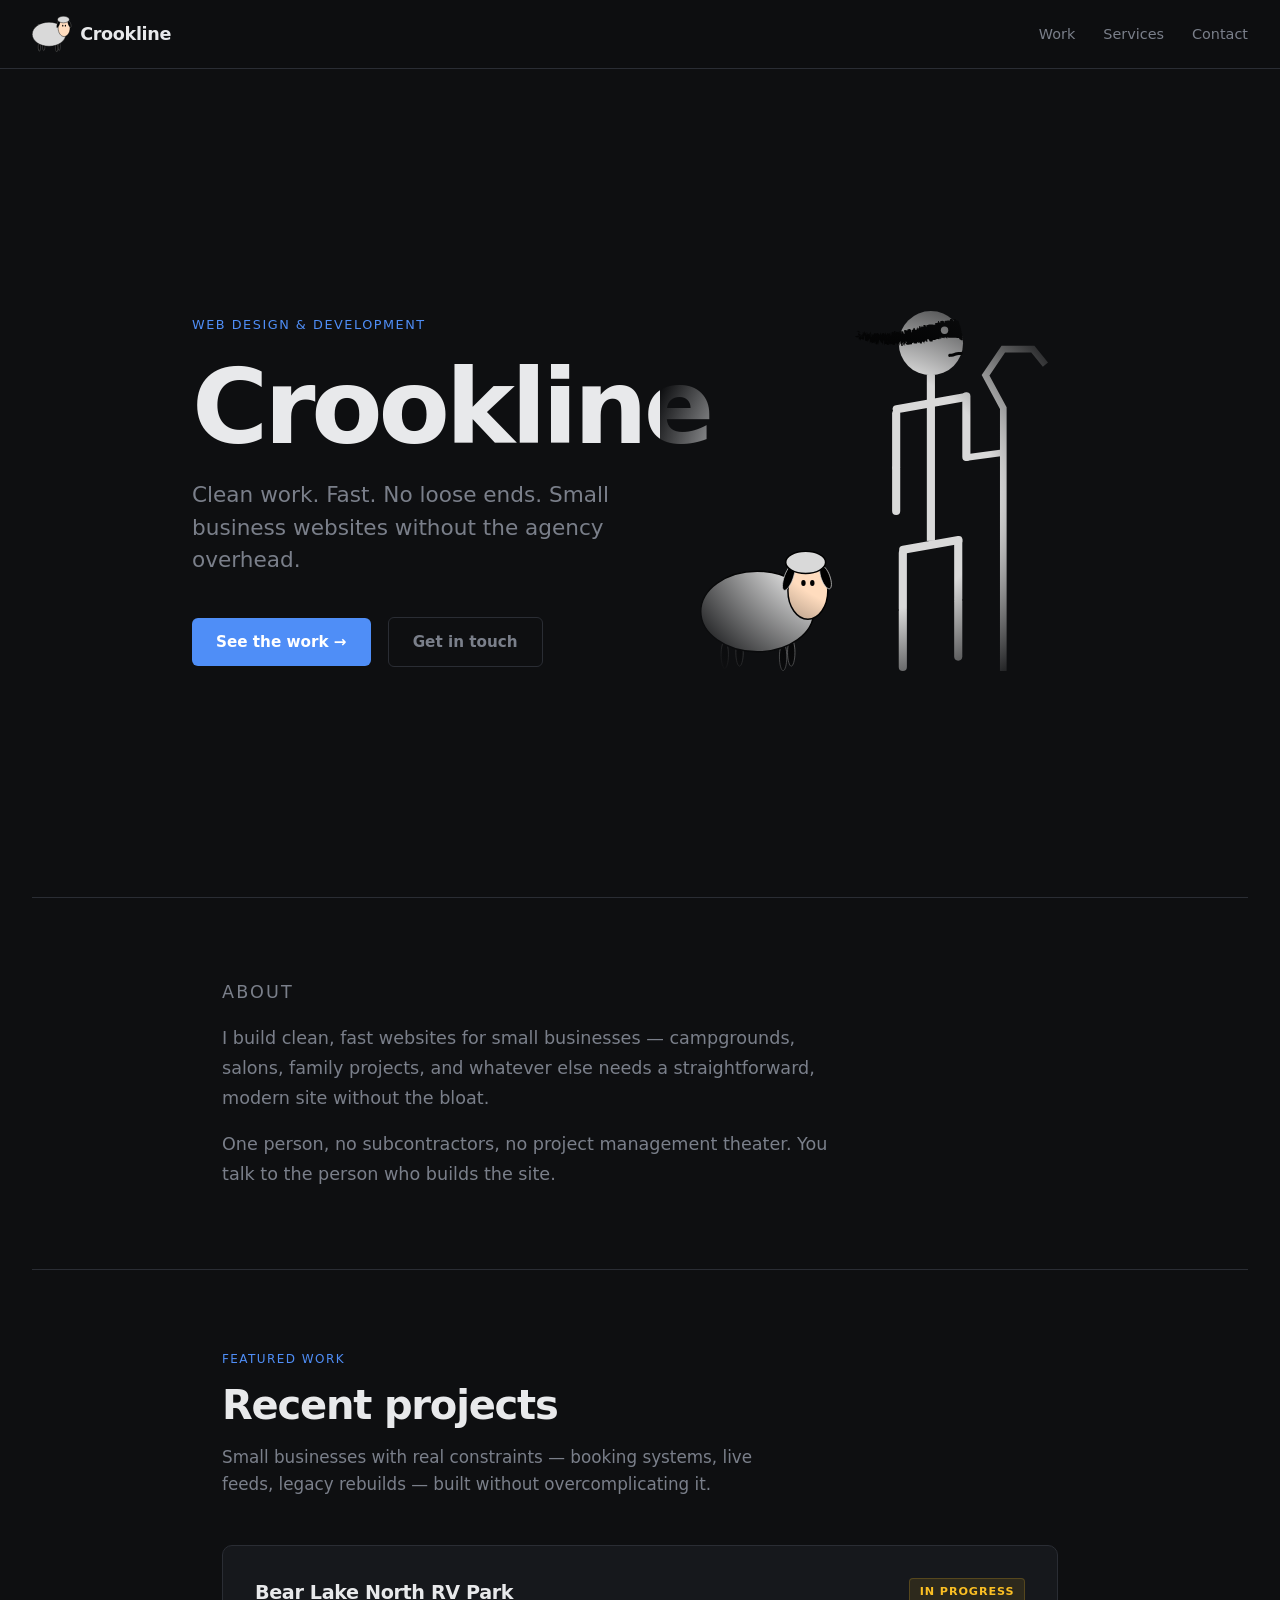
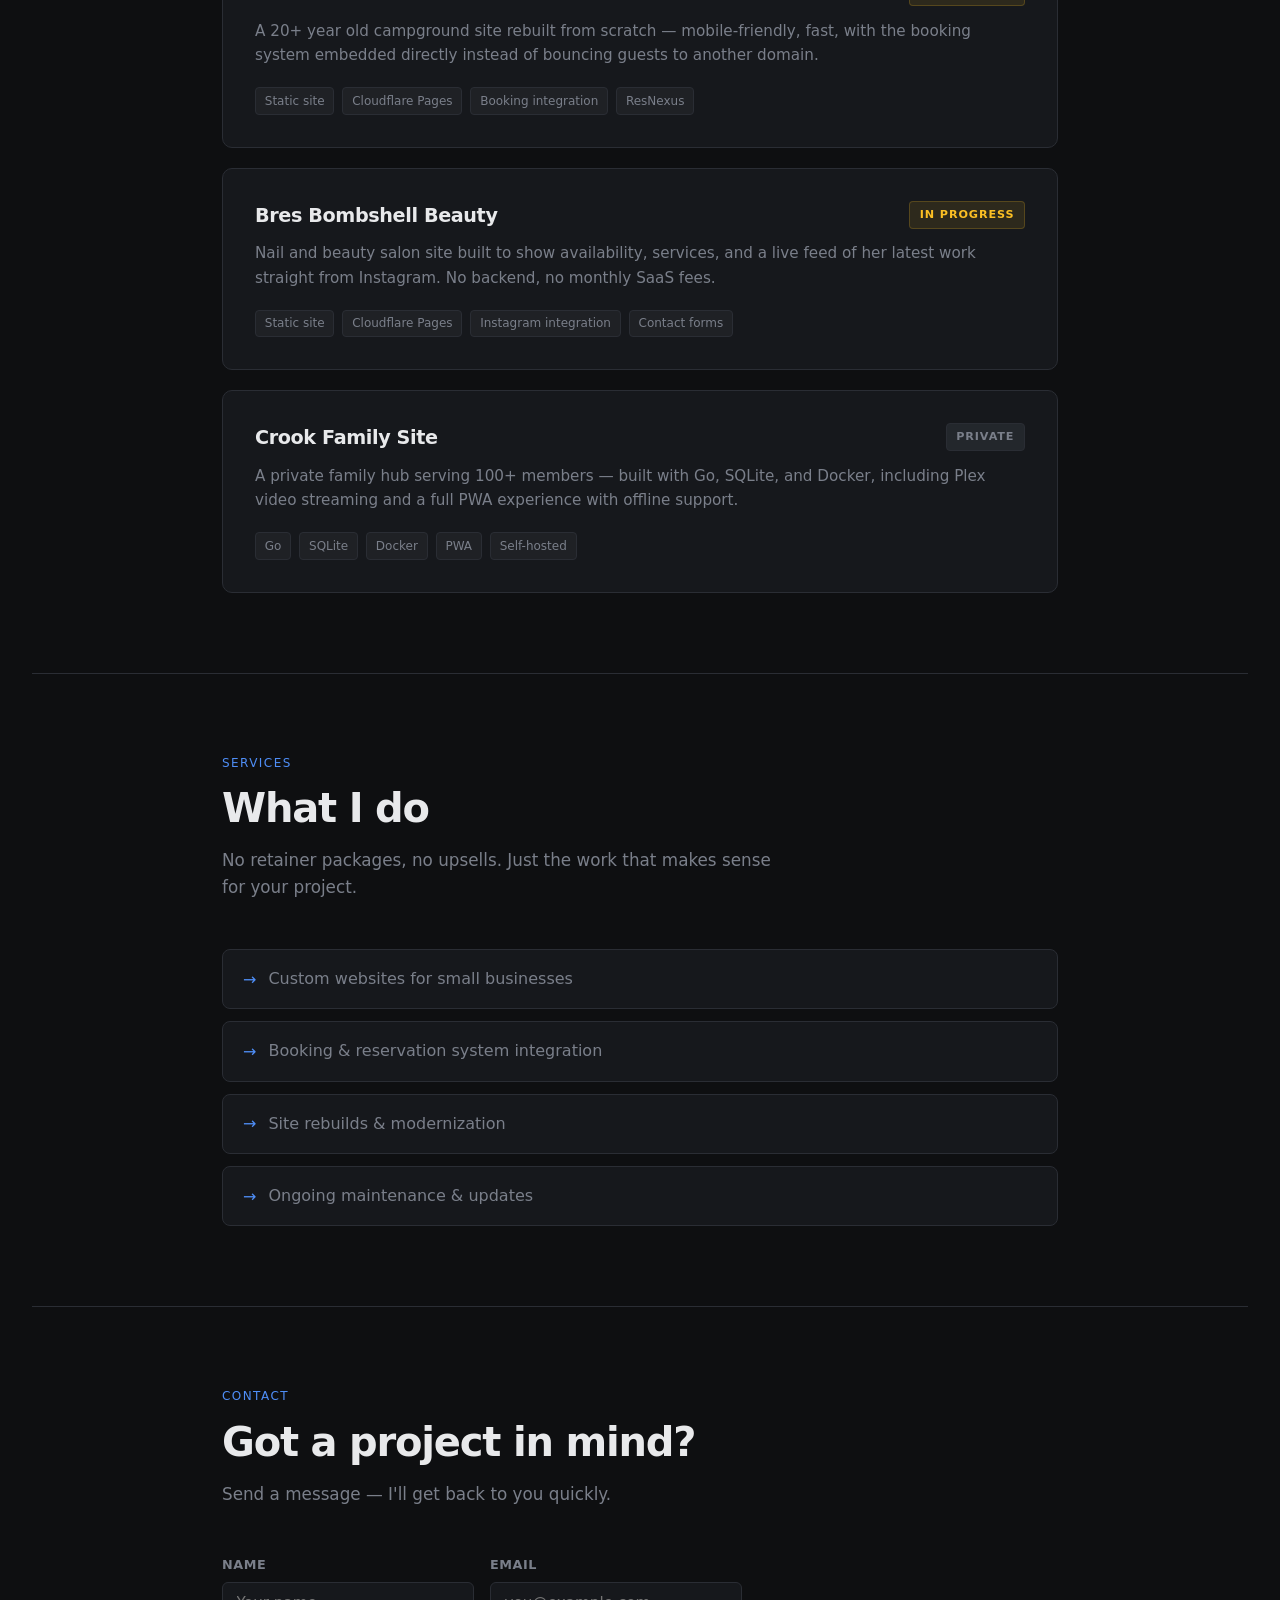
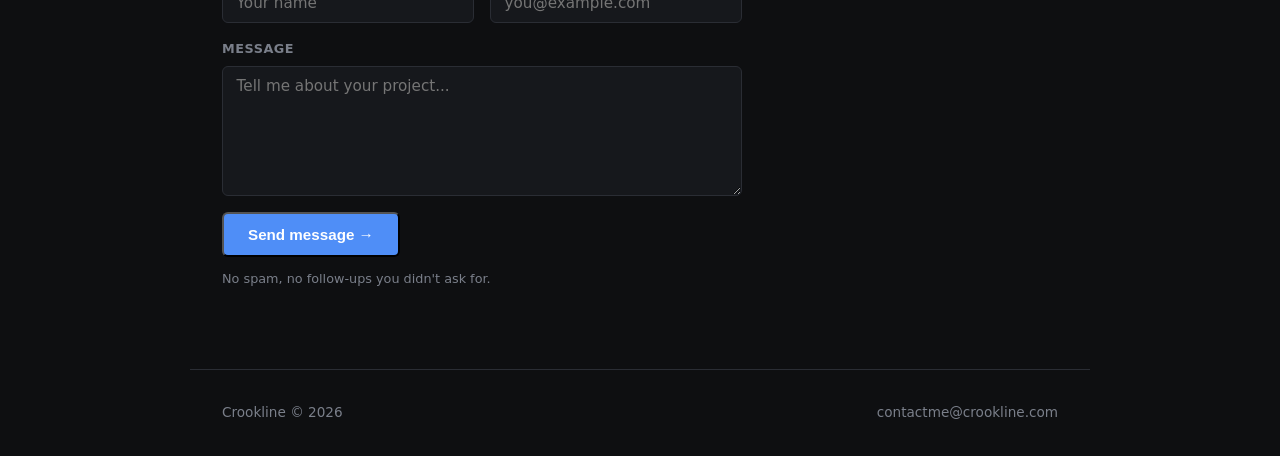
<file: index.html>
<!DOCTYPE html>
<html lang="en">
<head>
  <meta charset="UTF-8" />
  <meta name="viewport" content="width=device-width, initial-scale=1.0" />
  <link rel="icon" type="image/svg+xml" href="assets/sheephead.svg" />
  <title>Crookline — Clean work. No loose ends.</title>
  <meta name="description" content="Clean, fast websites for small businesses. No agency overhead, no loose ends — just a site that works." />
  <style>
    *, *::before, *::after { box-sizing: border-box; margin: 0; padding: 0; }

    :root {
      --bg: #0e0f11;
      --surface: #16181c;
      --border: #2a2d34;
      --text: #e8e9eb;
      --muted: #7a7f8a;
      --accent: #4f8ef7;
      --accent-dark: #3a6fd4;
      --serif: Georgia, 'Times New Roman', serif;
      --sans: system-ui, -apple-system, sans-serif;
    }

    html { scroll-behavior: smooth; }

    body {
      background: var(--bg);
      color: var(--text);
      font-family: var(--sans);
      font-size: 1rem;
      line-height: 1.6;
    }

    /* ── Nav ── */
    nav {
      position: sticky;
      top: 0;
      z-index: 100;
      display: flex;
      align-items: center;
      justify-content: space-between;
      padding: 1rem 2rem;
      background: rgba(14, 15, 17, 0.9);
      backdrop-filter: blur(8px);
      border-bottom: 1px solid var(--border);
    }

    .nav-brand {
      display: flex;
      align-items: center;
      gap: 0.5rem;
      font-size: 1.1rem;
      font-weight: 700;
      letter-spacing: -0.02em;
      color: var(--text);
      text-decoration: none;
    }

    .nav-logo {
      height: 36px;
      width: auto;
    }

    .nav-links {
      display: flex;
      gap: 1.75rem;
      list-style: none;
    }

    .nav-links a {
      color: var(--muted);
      text-decoration: none;
      font-size: 0.9rem;
      transition: color 0.15s;
    }

    .nav-links a:hover { color: var(--text); }

    /* ── Hero ── */
    #hero {
      min-height: 92vh;
      display: flex;
      flex-direction: row;
      align-items: center;
      gap: 2rem;
      padding: 4rem 2rem 3rem;
      max-width: 960px;
      margin: 0 auto;
    }

    .hero-content {
      flex: 1;
      min-width: 0;
    }

    .hero-illustration {
      flex-shrink: 0;
      display: flex;
      align-items: center;
      justify-content: center;
      position: relative;
      padding: 2rem 2.5rem;
    }

    .hero-illustration::after {
      content: '';
      position: absolute;
      inset: 0;
      background: radial-gradient(ellipse at center, transparent 40%, #0e0f11 78%);
      pointer-events: none;
    }

    .hero-illustration img {
      height: 360px;
      width: auto;
      opacity: 1;
    }

    .hero-eyebrow {
      font-size: 0.8rem;
      letter-spacing: 0.12em;
      text-transform: uppercase;
      color: var(--accent);
      margin-bottom: 1.25rem;
    }

    h1 {
      font-size: clamp(3rem, 9vw, 6.5rem);
      font-weight: 800;
      letter-spacing: -0.04em;
      line-height: 1.0;
      color: var(--text);
      margin-bottom: 1.25rem;
    }

    .hero-sub {
      font-size: clamp(1.1rem, 2.5vw, 1.35rem);
      color: var(--muted);
      max-width: 540px;
      margin-bottom: 2.5rem;
      line-height: 1.5;
    }

    .btn {
      display: inline-flex;
      align-items: center;
      gap: 0.4rem;
      padding: 0.75rem 1.5rem;
      background: var(--accent);
      color: #fff;
      font-size: 0.95rem;
      font-weight: 600;
      text-decoration: none;
      border-radius: 6px;
      transition: background 0.15s, transform 0.1s;
    }

    .btn:hover {
      background: var(--accent-dark);
      transform: translateY(-1px);
    }

    .btn-ghost {
      background: transparent;
      color: var(--muted);
      border: 1px solid var(--border);
      margin-left: 0.75rem;
    }

    .btn-ghost:hover {
      color: var(--text);
      border-color: var(--muted);
      background: transparent;
    }

    /* ── Section shell ── */
    section {
      padding: 5rem 2rem;
      max-width: 900px;
      margin: 0 auto;
    }

    .section-label {
      font-size: 0.75rem;
      letter-spacing: 0.12em;
      text-transform: uppercase;
      color: var(--accent);
      margin-bottom: 0.75rem;
    }

    h2 {
      font-size: clamp(1.75rem, 4vw, 2.5rem);
      font-weight: 700;
      letter-spacing: -0.03em;
      line-height: 1.15;
      color: var(--text);
      margin-bottom: 1rem;
    }

    .section-intro {
      font-size: 1.05rem;
      color: var(--muted);
      max-width: 560px;
      margin-bottom: 3rem;
    }

    hr.divider {
      border: none;
      border-top: 1px solid var(--border);
      margin: 0 2rem;
    }

    /* ── About ── */
    #about p {
      font-size: 1.1rem;
      color: var(--muted);
      max-width: 620px;
      line-height: 1.7;
    }

    #about p + p { margin-top: 1rem; }

    /* ── Projects ── */
    .projects-grid {
      display: grid;
      gap: 1.25rem;
    }

    .project-card {
      background: var(--surface);
      border: 1px solid var(--border);
      border-radius: 10px;
      padding: 2rem;
      transition: border-color 0.15s, transform 0.15s;
    }

    .project-card:hover {
      border-color: var(--accent);
      transform: translateY(-2px);
    }

    .project-header {
      display: flex;
      align-items: flex-start;
      justify-content: space-between;
      gap: 1rem;
      margin-bottom: 0.6rem;
    }

    .project-card h3 {
      font-size: 1.2rem;
      font-weight: 700;
      letter-spacing: -0.02em;
      color: var(--text);
    }

    .project-status {
      font-size: 0.7rem;
      font-weight: 600;
      letter-spacing: 0.08em;
      text-transform: uppercase;
      padding: 0.25rem 0.6rem;
      border-radius: 4px;
      white-space: nowrap;
      flex-shrink: 0;
    }

    .status-live {
      background: rgba(34, 197, 94, 0.12);
      color: #4ade80;
      border: 1px solid rgba(34, 197, 94, 0.25);
    }

    .status-wip {
      background: rgba(251, 191, 36, 0.1);
      color: #fbbf24;
      border: 1px solid rgba(251, 191, 36, 0.2);
    }

    .status-private {
      background: rgba(148, 163, 184, 0.1);
      color: var(--muted);
      border: 1px solid var(--border);
    }

    .project-desc {
      color: var(--muted);
      font-size: 0.95rem;
      margin-bottom: 1.25rem;
      line-height: 1.6;
    }

    .project-tags {
      display: flex;
      flex-wrap: wrap;
      gap: 0.5rem;
    }

    .tag {
      font-size: 0.75rem;
      color: var(--muted);
      background: rgba(255,255,255,0.04);
      border: 1px solid var(--border);
      border-radius: 4px;
      padding: 0.2rem 0.55rem;
    }

    /* ── Services ── */
    .services-list {
      list-style: none;
      display: grid;
      gap: 0.75rem;
    }

    .services-list li {
      display: flex;
      align-items: flex-start;
      gap: 0.75rem;
      font-size: 1rem;
      color: var(--muted);
      padding: 1rem 1.25rem;
      background: var(--surface);
      border: 1px solid var(--border);
      border-radius: 8px;
    }

    .services-list li::before {
      content: '→';
      color: var(--accent);
      flex-shrink: 0;
      margin-top: 0.05em;
    }

    /* ── Contact ── */
    #contact form {
      display: grid;
      gap: 1rem;
      max-width: 520px;
    }

    .form-row {
      display: grid;
      gap: 1rem;
      grid-template-columns: 1fr 1fr;
    }

    .field {
      display: flex;
      flex-direction: column;
      gap: 0.4rem;
    }

    .field label {
      font-size: 0.8rem;
      font-weight: 600;
      color: var(--muted);
      letter-spacing: 0.04em;
      text-transform: uppercase;
    }

    .field input,
    .field textarea {
      background: var(--surface);
      border: 1px solid var(--border);
      border-radius: 6px;
      color: var(--text);
      font-family: var(--sans);
      font-size: 0.95rem;
      padding: 0.65rem 0.85rem;
      transition: border-color 0.15s;
      resize: vertical;
    }

    .field input:focus,
    .field textarea:focus {
      outline: none;
      border-color: var(--accent);
    }

    .field textarea { min-height: 130px; }

    .form-note {
      font-size: 0.8rem;
      color: var(--muted);
      margin-top: -0.25rem;
    }

    .form-status {
      font-size: 0.9rem;
      padding: 0.65rem 0.9rem;
      border-radius: 6px;
      display: none;
    }

    .form-status.success {
      display: block;
      background: rgba(34, 197, 94, 0.1);
      border: 1px solid rgba(34, 197, 94, 0.25);
      color: #4ade80;
    }

    .form-status.error {
      display: block;
      background: rgba(239, 68, 68, 0.1);
      border: 1px solid rgba(239, 68, 68, 0.25);
      color: #f87171;
    }

    /* ── Footer ── */
    footer {
      border-top: 1px solid var(--border);
      padding: 2rem;
      max-width: 900px;
      margin: 0 auto;
      display: flex;
      align-items: center;
      justify-content: space-between;
      flex-wrap: wrap;
      gap: 0.75rem;
    }

    footer p {
      font-size: 0.85rem;
      color: var(--muted);
    }

    footer a {
      color: var(--muted);
      text-decoration: none;
      font-size: 0.85rem;
      transition: color 0.15s;
    }

    footer a:hover { color: var(--text); }

    /* ── Mobile ── */
    @media (max-width: 700px) {
      nav { padding: 0.9rem 1.25rem; }
      .nav-links { gap: 1.1rem; }
      section { padding: 3.5rem 1.25rem; }
      hr.divider { margin: 0 1.25rem; }
      #hero {
        flex-direction: column;
        align-items: flex-start;
        padding: 2.5rem 1.25rem 1.5rem;
        min-height: auto;
        gap: 1.5rem;
      }
      .hero-illustration {
        width: 100%;
        justify-content: center;
      }
      .hero-illustration img { height: 200px; }
      .form-row { grid-template-columns: 1fr; }
      .btn-ghost { margin-left: 0; margin-top: 0.5rem; }
      footer { padding: 1.5rem 1.25rem; }
    }
  </style>
</head>
<body>

  <nav>
    <a class="nav-brand" href="#hero">
      <img class="nav-logo" src="assets/sheep.svg" alt="" />
      Crookline
    </a>
    <ul class="nav-links">
      <li><a href="#work">Work</a></li>
      <li><a href="#services">Services</a></li>
      <li><a href="#contact">Contact</a></li>
    </ul>
  </nav>

  <!-- Hero -->
  <div id="hero">
    <div class="hero-content">
      <p class="hero-eyebrow">Web design & development</p>
      <h1>Crookline</h1>
      <p class="hero-sub">Clean work. Fast. No loose ends. Small business websites without the agency overhead.</p>
      <div>
        <a class="btn" href="#work">See the work →</a>
        <a class="btn btn-ghost" href="#contact">Get in touch</a>
      </div>
    </div>
    <div class="hero-illustration">
      <img src="assets/man_and_sheep.svg" alt="A shepherd and his sheep — the Crookline mascot" />
    </div>
  </div>

  <hr class="divider" />

  <!-- About -->
  <section id="about">
    <p class="section-label">About</p>
    <p>I build clean, fast websites for small businesses — campgrounds, salons, family projects, and whatever else needs a straightforward, modern site without the bloat.</p>
    <p>One person, no subcontractors, no project management theater. You talk to the person who builds the site.</p>
  </section>

  <hr class="divider" />

  <!-- Work -->
  <section id="work">
    <p class="section-label">Featured work</p>
    <h2>Recent projects</h2>
    <p class="section-intro">Small businesses with real constraints — booking systems, live feeds, legacy rebuilds — built without overcomplicating it.</p>

    <div class="projects-grid">

      <div class="project-card">
        <div class="project-header">
          <h3>Bear Lake North RV Park</h3>
          <span class="project-status status-wip">In progress</span>
        </div>
        <p class="project-desc">A 20+ year old campground site rebuilt from scratch — mobile-friendly, fast, with the booking system embedded directly instead of bouncing guests to another domain.</p>
        <div class="project-tags">
          <span class="tag">Static site</span>
          <span class="tag">Cloudflare Pages</span>
          <span class="tag">Booking integration</span>
          <span class="tag">ResNexus</span>
        </div>
      </div>

      <div class="project-card">
        <div class="project-header">
          <h3>Bres Bombshell Beauty</h3>
          <span class="project-status status-wip">In progress</span>
        </div>
        <p class="project-desc">Nail and beauty salon site built to show availability, services, and a live feed of her latest work straight from Instagram. No backend, no monthly SaaS fees.</p>
        <div class="project-tags">
          <span class="tag">Static site</span>
          <span class="tag">Cloudflare Pages</span>
          <span class="tag">Instagram integration</span>
          <span class="tag">Contact forms</span>
        </div>
      </div>

      <div class="project-card">
        <div class="project-header">
          <h3>Crook Family Site</h3>
          <span class="project-status status-private">Private</span>
        </div>
        <p class="project-desc">A private family hub serving 100+ members — built with Go, SQLite, and Docker, including Plex video streaming and a full PWA experience with offline support.</p>
        <div class="project-tags">
          <span class="tag">Go</span>
          <span class="tag">SQLite</span>
          <span class="tag">Docker</span>
          <span class="tag">PWA</span>
          <span class="tag">Self-hosted</span>
        </div>
      </div>

    </div>
  </section>

  <hr class="divider" />

  <!-- Services -->
  <section id="services">
    <p class="section-label">Services</p>
    <h2>What I do</h2>
    <p class="section-intro">No retainer packages, no upsells. Just the work that makes sense for your project.</p>
    <ul class="services-list">
      <li>Custom websites for small businesses</li>
      <li>Booking &amp; reservation system integration</li>
      <li>Site rebuilds &amp; modernization</li>
      <li>Ongoing maintenance &amp; updates</li>
    </ul>
  </section>

  <hr class="divider" />

  <!-- Contact -->
  <section id="contact">
    <p class="section-label">Contact</p>
    <h2>Got a project in mind?</h2>
    <p class="section-intro">Send a message — I'll get back to you quickly.</p>

    <form id="contact-form">
      <div class="form-row">
        <div class="field">
          <label for="name">Name</label>
          <input type="text" id="name" name="name" placeholder="Your name" required />
        </div>
        <div class="field">
          <label for="email">Email</label>
          <input type="email" id="email" name="email" placeholder="you@example.com" required />
        </div>
      </div>
      <div class="field">
        <label for="message">Message</label>
        <textarea id="message" name="message" placeholder="Tell me about your project..." required></textarea>
      </div>
      <div>
        <button type="submit" class="btn" id="submit-btn">Send message →</button>
      </div>
      <div id="form-status" class="form-status" role="status"></div>
      <p class="form-note">No spam, no follow-ups you didn't ask for.</p>
    </form>
  </section>

  <footer>
    <p>Crookline &copy; <span id="year"></span></p>
    <a href="mailto:contactme@crookline.com">contactme@crookline.com</a>
  </footer>

  <script>
    document.getElementById('year').textContent = new Date().getFullYear();

    const form = document.getElementById('contact-form');
    const btn = document.getElementById('submit-btn');
    const status = document.getElementById('form-status');

    form.addEventListener('submit', async (e) => {
      e.preventDefault();
      btn.disabled = true;
      btn.textContent = 'Sending…';
      status.className = 'form-status';
      status.textContent = '';

      try {
        const res = await fetch('/api/contact', {
          method: 'POST',
          headers: { 'Content-Type': 'application/json' },
          body: JSON.stringify({
            name: form.name.value,
            email: form.email.value,
            message: form.message.value,
          }),
        });

        const data = await res.json();

        if (res.ok) {
          status.className = 'form-status success';
          status.textContent = "Message sent — I'll be in touch soon.";
          form.reset();
        } else {
          status.className = 'form-status error';
          status.textContent = data.error || 'Something went wrong. Please try again.';
        }
      } catch {
        status.className = 'form-status error';
        status.textContent = 'Network error. Please try again.';
      } finally {
        btn.disabled = false;
        btn.textContent = 'Send message →';
      }
    });
  </script>

</body>
</html>
</file>
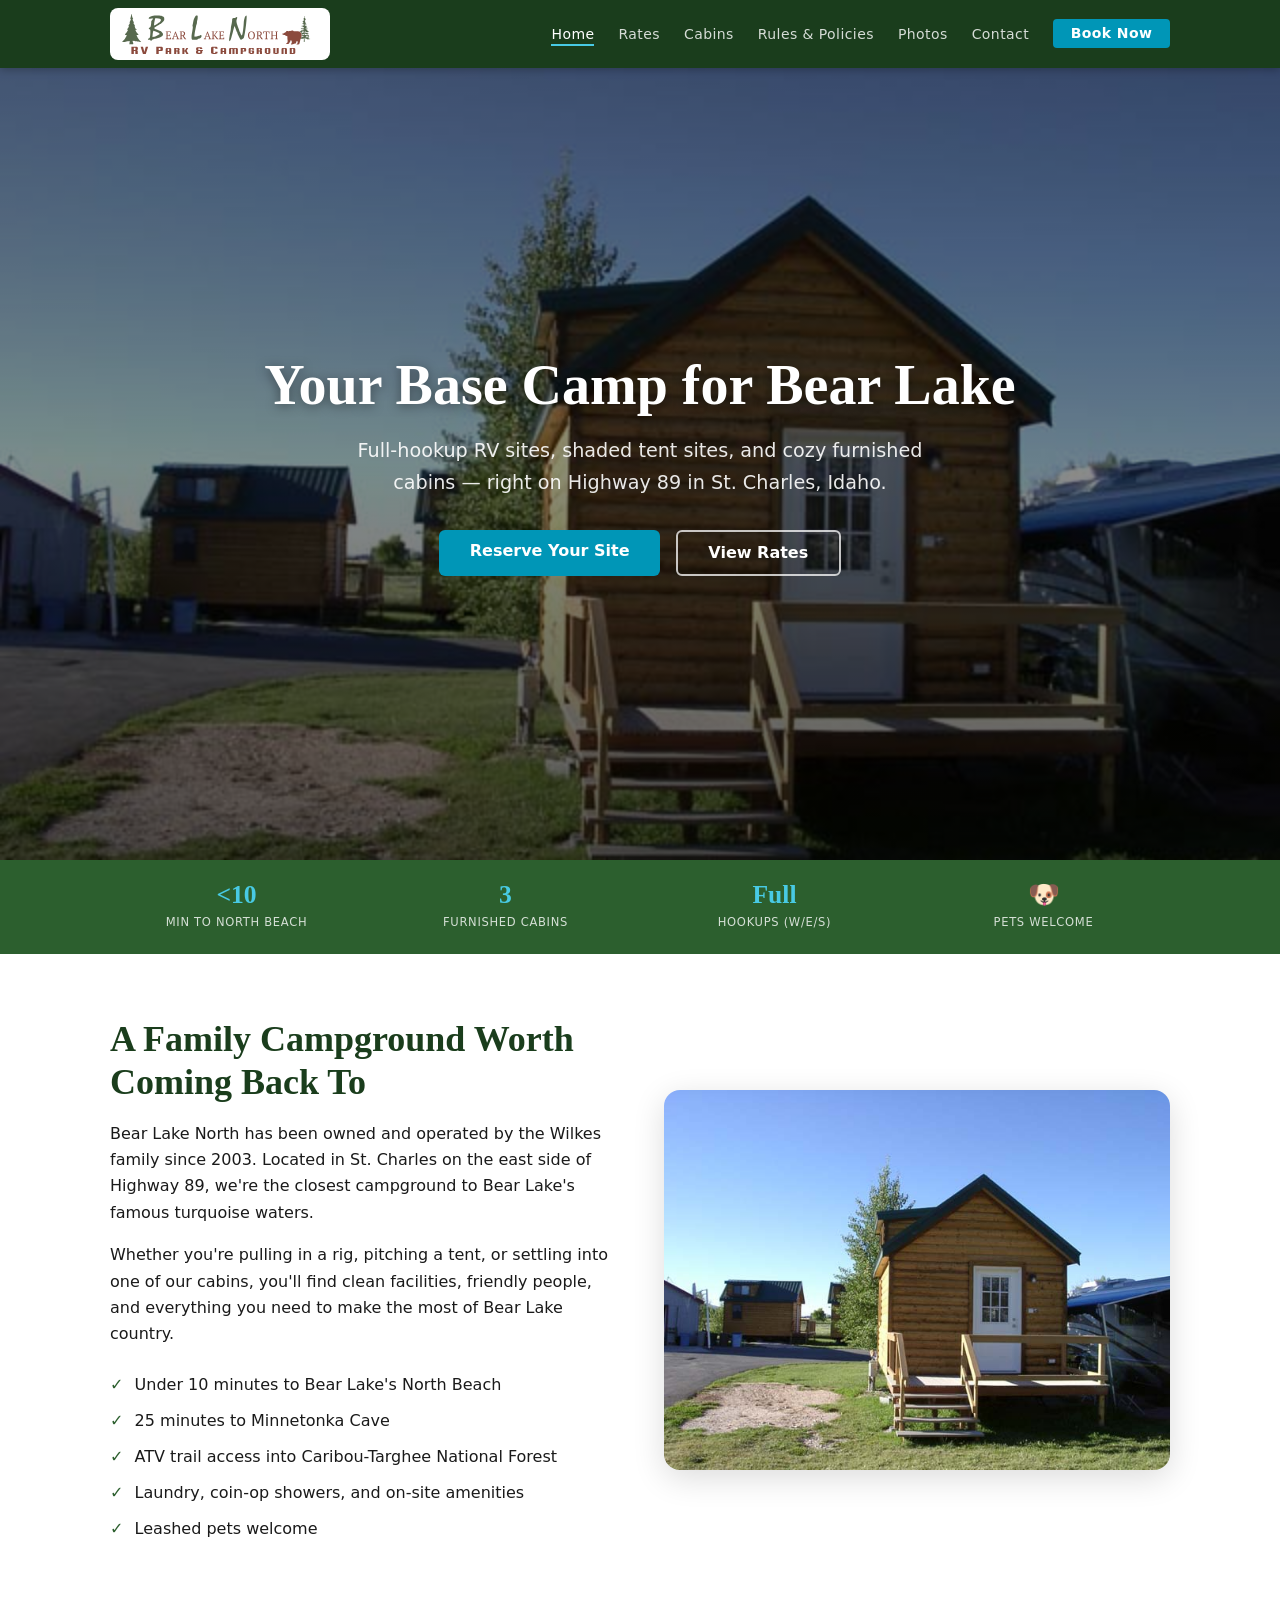
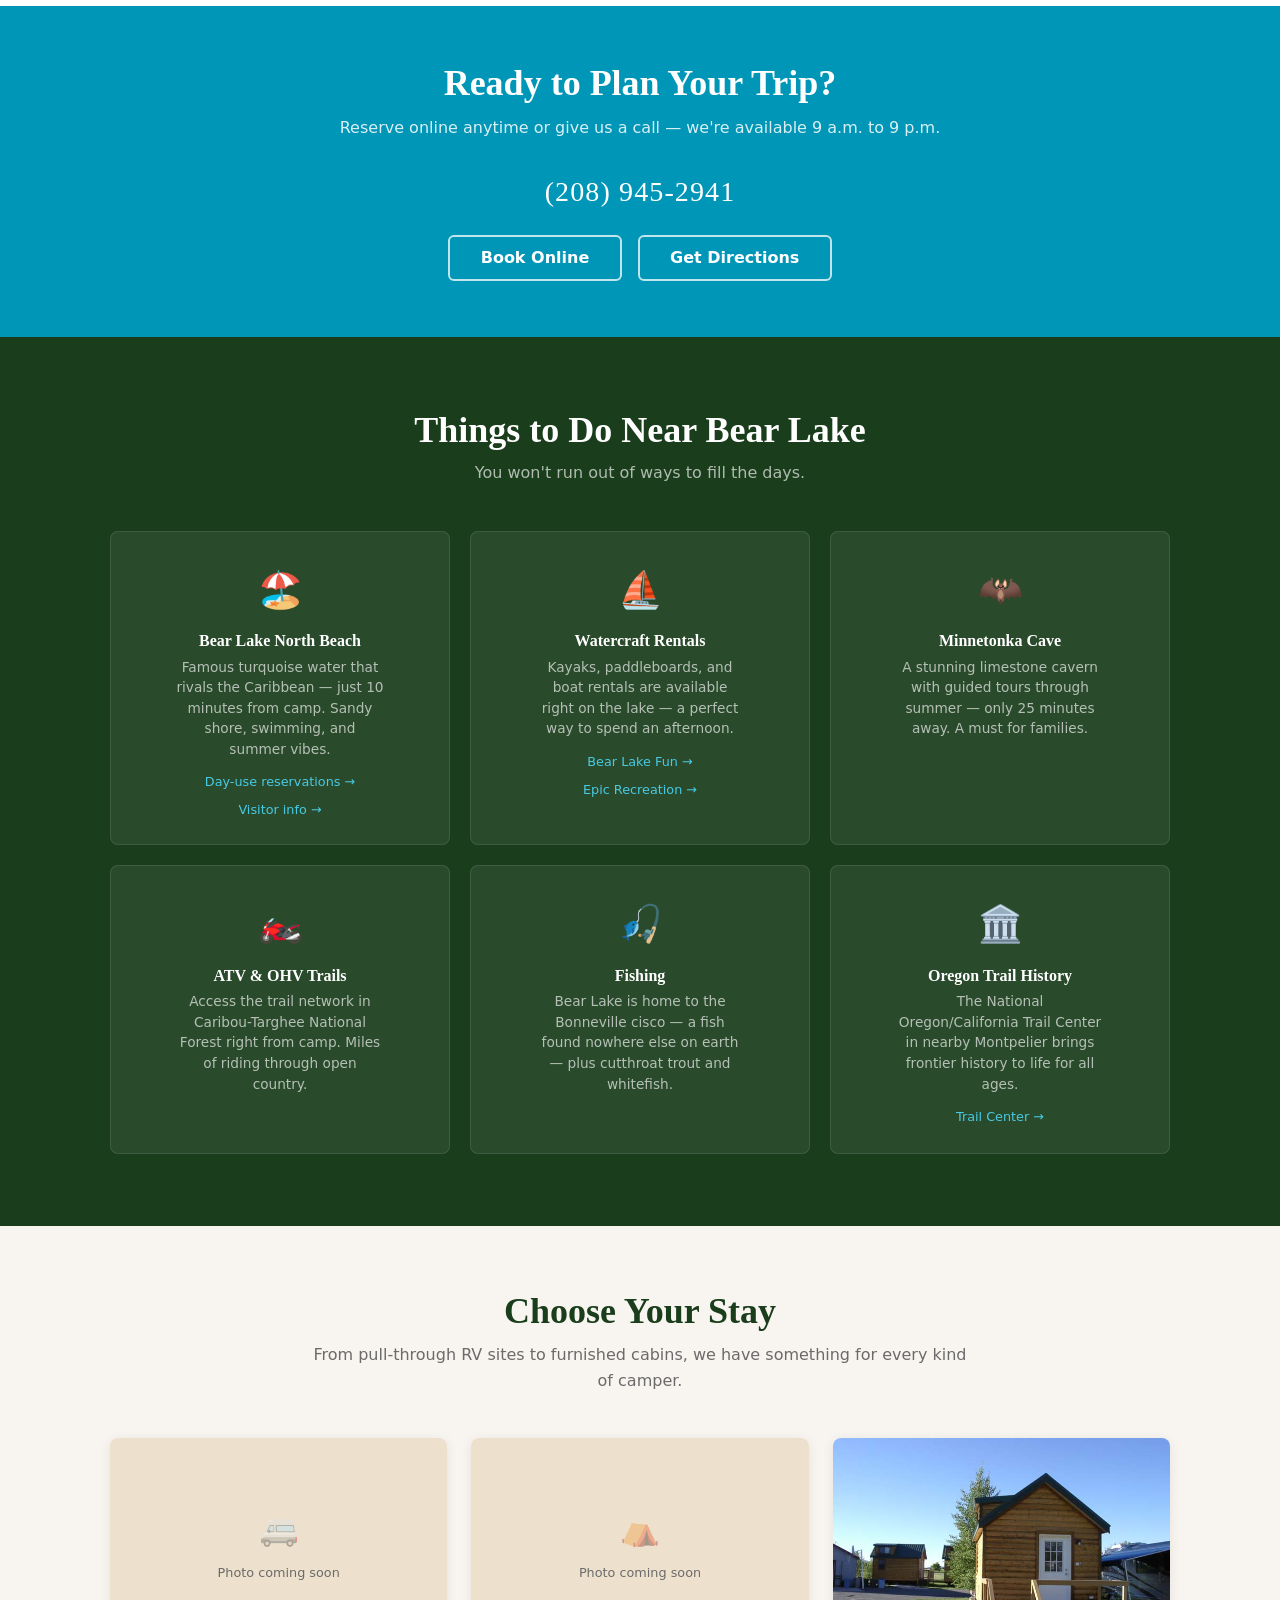
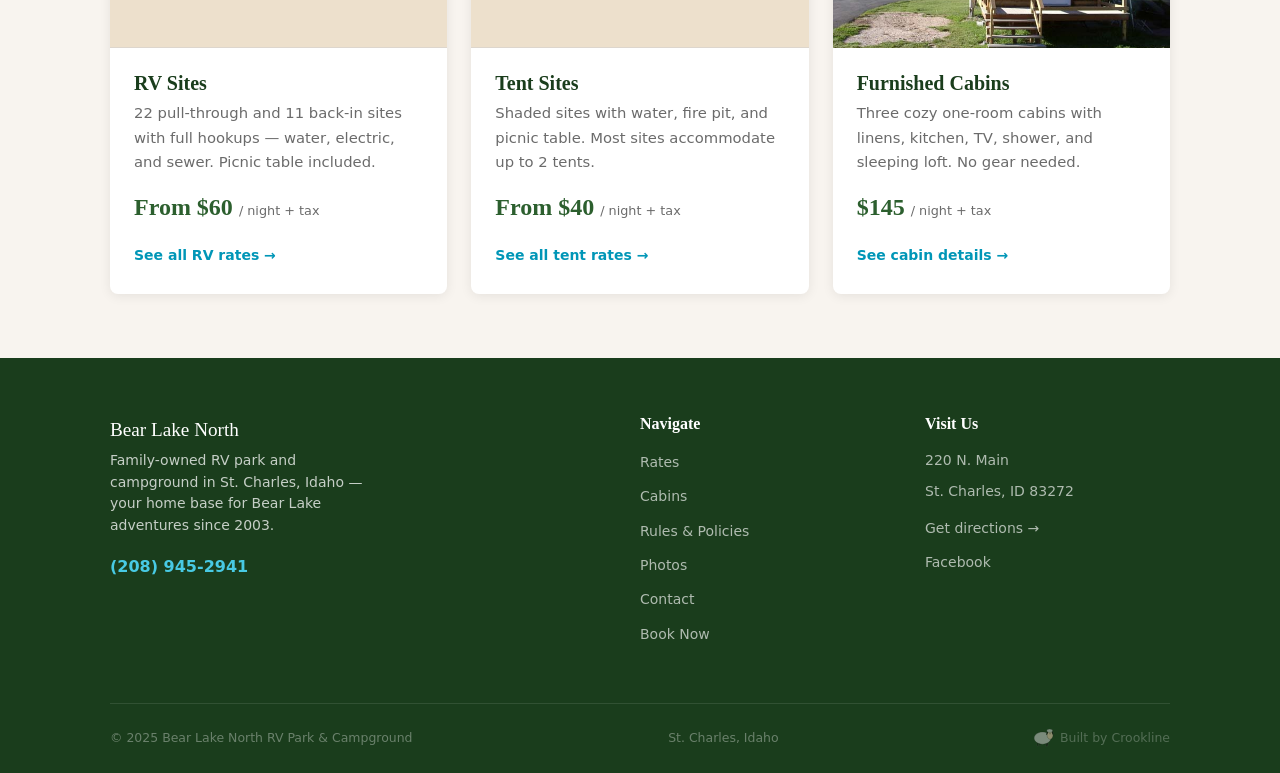
<file: bearlakenorth/index.html>
<!DOCTYPE html>
<html lang="en">
<head>
  <meta charset="UTF-8">
  <meta name="viewport" content="width=device-width, initial-scale=1.0">
  <title>Bear Lake North RV Park &amp; Campground — St. Charles, Idaho</title>
  <meta name="description" content="Family-owned RV park and campground in St. Charles, Idaho. Full-hookup RV sites, shaded tent sites, and furnished cabins — minutes from Bear Lake.">
  <link rel="stylesheet" href="style.css">
</head>
<body>

<header>
  <nav class="nav-inner">
    <a href="index.html" class="nav-logo">
      <img src="images/BLNlogo.svg" alt="Bear Lake North RV Park &amp; Campground">
    </a>
    <ul class="nav-links" id="navLinks">
      <li><a href="index.html" aria-current="page">Home</a></li>
      <li><a href="rates.html">Rates</a></li>
      <li><a href="cabins.html">Cabins</a></li>
      <li><a href="rules.html">Rules &amp; Policies</a></li>
      <li><a href="photos.html">Photos</a></li>
      <li><a href="contact.html">Contact</a></li>
      <li><a href="book.html" class="nav-book">Book Now</a></li>
    </ul>
    <button class="nav-toggle" aria-label="Toggle navigation" onclick="document.getElementById('navLinks').classList.toggle('open')">
      <span></span><span></span><span></span>
    </button>
  </nav>
</header>

<!-- HERO -->
<!-- TODO: Swap cabin3.jpg for an aerial or Bear Lake landscape photo when available -->
<section class="hero" style="background-image: linear-gradient(to bottom, rgba(0,0,0,0.55) 0%, rgba(0,0,0,0.45) 50%, rgba(0,0,0,0.65) 100%), url('images/cabin3.jpg'); background-size: cover; background-position: center;">
  <div class="container">
    <h1>Your Base Camp for Bear Lake</h1>
    <p>Full-hookup RV sites, shaded tent sites, and cozy furnished cabins — right on Highway 89 in St. Charles, Idaho.</p>
    <div class="hero-btns">
      <a href="book.html" class="btn btn-primary">Reserve Your Site</a>
      <a href="rates.html" class="btn btn-outline">View Rates</a>
    </div>
  </div>
</section>

<!-- STATS BAR -->
<div class="stats-bar">
  <div class="container">
    <div class="stats-grid">
      <div>
        <span class="stat-number">&lt;10</span>
        <span class="stat-label">min to North Beach</span>
      </div>
      <div>
        <span class="stat-number">3</span>
        <span class="stat-label">furnished cabins</span>
      </div>
      <div>
        <span class="stat-number">Full</span>
        <span class="stat-label">hookups (W/E/S)</span>
      </div>
      <div>
        <span class="stat-number">&#128054;</span>
        <span class="stat-label">pets welcome</span>
      </div>
    </div>
  </div>
</div>

<!-- ABOUT -->
<section class="bg-white">
  <div class="container">
    <div class="about-grid">
      <div>
        <h2>A Family Campground Worth Coming Back To</h2>
        <p style="margin-top:1rem;">Bear Lake North has been owned and operated by the Wilkes family since 2003. Located in St. Charles on the east side of Highway 89, we're the closest campground to Bear Lake's famous turquoise waters.</p>
        <p style="margin-top:1rem;">Whether you're pulling in a rig, pitching a tent, or settling into one of our cabins, you'll find clean facilities, friendly people, and everything you need to make the most of Bear Lake country.</p>
        <ul style="margin-top:1.5rem; display:flex; flex-direction:column; gap:0.6rem;">
          <li style="display:flex; gap:0.7rem; align-items:flex-start;"><span style="color:var(--green);font-weight:700;flex-shrink:0;">✓</span> Under 10 minutes to Bear Lake's North Beach</li>
          <li style="display:flex; gap:0.7rem; align-items:flex-start;"><span style="color:var(--green);font-weight:700;flex-shrink:0;">✓</span> 25 minutes to Minnetonka Cave</li>
          <li style="display:flex; gap:0.7rem; align-items:flex-start;"><span style="color:var(--green);font-weight:700;flex-shrink:0;">✓</span> ATV trail access into Caribou-Targhee National Forest</li>
          <li style="display:flex; gap:0.7rem; align-items:flex-start;"><span style="color:var(--green);font-weight:700;flex-shrink:0;">✓</span> Laundry, coin-op showers, and on-site amenities</li>
          <li style="display:flex; gap:0.7rem; align-items:flex-start;"><span style="color:var(--green);font-weight:700;flex-shrink:0;">✓</span> Leashed pets welcome</li>
        </ul>
      </div>
      <!-- TODO: Replace with a park overview or Bear Lake photo when available -->
      <img src="images/cabin3.jpg" alt="Bear Lake North furnished cabins in summer" class="about-img">
    </div>
  </div>
</section>

<!-- CTA BAND -->
<div class="cta-band">
  <div class="container">
    <h2>Ready to Plan Your Trip?</h2>
    <p>Reserve online anytime or give us a call — we're available 9 a.m. to 9 p.m.</p>
    <a class="phone" href="tel:2089452941">(208) 945-2941</a>
    <div class="flex-wrap-center">
      <a href="book.html" class="btn btn-outline">Book Online</a>
      <a href="contact.html" class="btn btn-outline">Get Directions</a>
    </div>
  </div>
</div>

<!-- THINGS TO DO -->
<section class="activities-section">
  <div class="container">
    <div class="section-heading">
      <h2>Things to Do Near Bear Lake</h2>
      <p>You won't run out of ways to fill the days.</p>
    </div>
    <div class="activity-grid">

      <div class="activity-card">
        <span class="activity-icon">🏖️</span>
        <h3>Bear Lake North Beach</h3>
        <p>Famous turquoise water that rivals the Caribbean — just 10 minutes from camp. Sandy shore, swimming, and summer vibes.</p>
        <a href="https://getoutside.idaho.gov/bear-lake/parking" target="_blank" rel="noopener">Day-use reservations →</a>
        <a href="http://www.bearlake.org" target="_blank" rel="noopener" style="display:block;margin-top:0.3rem;">Visitor info →</a>
      </div>

      <div class="activity-card">
        <span class="activity-icon">⛵</span>
        <h3>Watercraft Rentals</h3>
        <p>Kayaks, paddleboards, and boat rentals are available right on the lake — a perfect way to spend an afternoon.</p>
        <a href="http://www.bearlakefun.com" target="_blank" rel="noopener">Bear Lake Fun →</a>
        <a href="https://www.epicrecreation.net/locations" target="_blank" rel="noopener" style="display:block;margin-top:0.3rem;">Epic Recreation →</a>
      </div>

      <div class="activity-card">
        <span class="activity-icon">🦇</span>
        <h3>Minnetonka Cave</h3>
        <p>A stunning limestone cavern with guided tours through summer — only 25 minutes away. A must for families.</p>
      </div>

      <div class="activity-card">
        <span class="activity-icon">🏍️</span>
        <h3>ATV &amp; OHV Trails</h3>
        <p>Access the trail network in Caribou-Targhee National Forest right from camp. Miles of riding through open country.</p>
      </div>

      <div class="activity-card">
        <span class="activity-icon">🎣</span>
        <h3>Fishing</h3>
        <p>Bear Lake is home to the Bonneville cisco — a fish found nowhere else on earth — plus cutthroat trout and whitefish.</p>
      </div>

      <div class="activity-card">
        <span class="activity-icon">🏛️</span>
        <h3>Oregon Trail History</h3>
        <p>The National Oregon/California Trail Center in nearby Montpelier brings frontier history to life for all ages.</p>
        <a href="http://www.oregontrailcenter.org/" target="_blank" rel="noopener">Trail Center →</a>
      </div>

    </div>
  </div>
</section>

<!-- CHOOSE YOUR STAY -->
<section class="bg-cream">
  <div class="container">
    <div class="section-heading">
      <h2>Choose Your Stay</h2>
      <p>From pull-through RV sites to furnished cabins, we have something for every kind of camper.</p>
    </div>
    <div class="card-grid card-grid-3">

      <div class="card">
        <!-- TODO: Replace with a summer photo of the RV pull-through sites -->
        <div class="card-img-placeholder">
          <span class="icon">🚐</span>
          <span>Photo coming soon</span>
        </div>
        <div class="card-body">
          <h3>RV Sites</h3>
          <p>22 pull-through and 11 back-in sites with full hookups — water, electric, and sewer. Picnic table included.</p>
          <span class="card-price">From $60 <small>/ night + tax</small></span>
          <a href="rates.html" style="display:inline-block;margin-top:1rem;color:var(--blue);font-size:0.875rem;font-weight:600;">See all RV rates →</a>
        </div>
      </div>

      <div class="card">
        <!-- TODO: Replace with a summer photo of the shaded tent sites -->
        <div class="card-img-placeholder">
          <span class="icon">⛺</span>
          <span>Photo coming soon</span>
        </div>
        <div class="card-body">
          <h3>Tent Sites</h3>
          <p>Shaded sites with water, fire pit, and picnic table. Most sites accommodate up to 2 tents.</p>
          <span class="card-price">From $40 <small>/ night + tax</small></span>
          <a href="rates.html" style="display:inline-block;margin-top:1rem;color:var(--blue);font-size:0.875rem;font-weight:600;">See all tent rates →</a>
        </div>
      </div>

      <div class="card">
        <img src="images/cabin3.jpg" alt="Bear Lake North furnished cabins in summer" class="card-img">
        <div class="card-body">
          <h3>Furnished Cabins</h3>
          <p>Three cozy one-room cabins with linens, kitchen, TV, shower, and sleeping loft. No gear needed.</p>
          <span class="card-price">$145 <small>/ night + tax</small></span>
          <a href="cabins.html" style="display:inline-block;margin-top:1rem;color:var(--blue);font-size:0.875rem;font-weight:600;">See cabin details →</a>
        </div>
      </div>

    </div>
  </div>
</section>

<!-- FOOTER -->
<footer>
  <div class="container">
    <div class="footer-grid">
      <div class="footer-brand">
        <span class="name">Bear Lake North</span>
        <p>Family-owned RV park and campground in St. Charles, Idaho — your home base for Bear Lake adventures since 2003.</p>
        <a href="tel:2089452941" class="footer-phone">(208) 945-2941</a>
      </div>
      <div>
        <h4>Navigate</h4>
        <ul>
          <li><a href="rates.html">Rates</a></li>
          <li><a href="cabins.html">Cabins</a></li>
          <li><a href="rules.html">Rules &amp; Policies</a></li>
          <li><a href="photos.html">Photos</a></li>
          <li><a href="contact.html">Contact</a></li>
          <li><a href="book.html">Book Now</a></li>
        </ul>
      </div>
      <div>
        <h4>Visit Us</h4>
        <ul>
          <li style="color:rgba(255,255,255,0.65);font-size:0.875rem;">220 N. Main</li>
          <li style="color:rgba(255,255,255,0.65);font-size:0.875rem;">St. Charles, ID 83272</li>
          <li style="margin-top:0.75rem;"><a href="contact.html">Get directions →</a></li>
          <li style="margin-top:0.5rem;"><a href="https://www.facebook.com/pages/Bear-Lake-North-RV-Park-Campground/113996128682900" target="_blank" rel="noopener">Facebook</a></li>
        </ul>
      </div>
    </div>
    <div class="footer-bottom">
      <span>&copy; 2025 Bear Lake North RV Park &amp; Campground</span>
      <span>St. Charles, Idaho</span>
      <a href="https://crookline.com" class="built-by">
        <img src="images/sheep.svg" alt="" />Built by Crookline
      </a>
    </div>
  </div>
</footer>

</body>
</html>
</file>
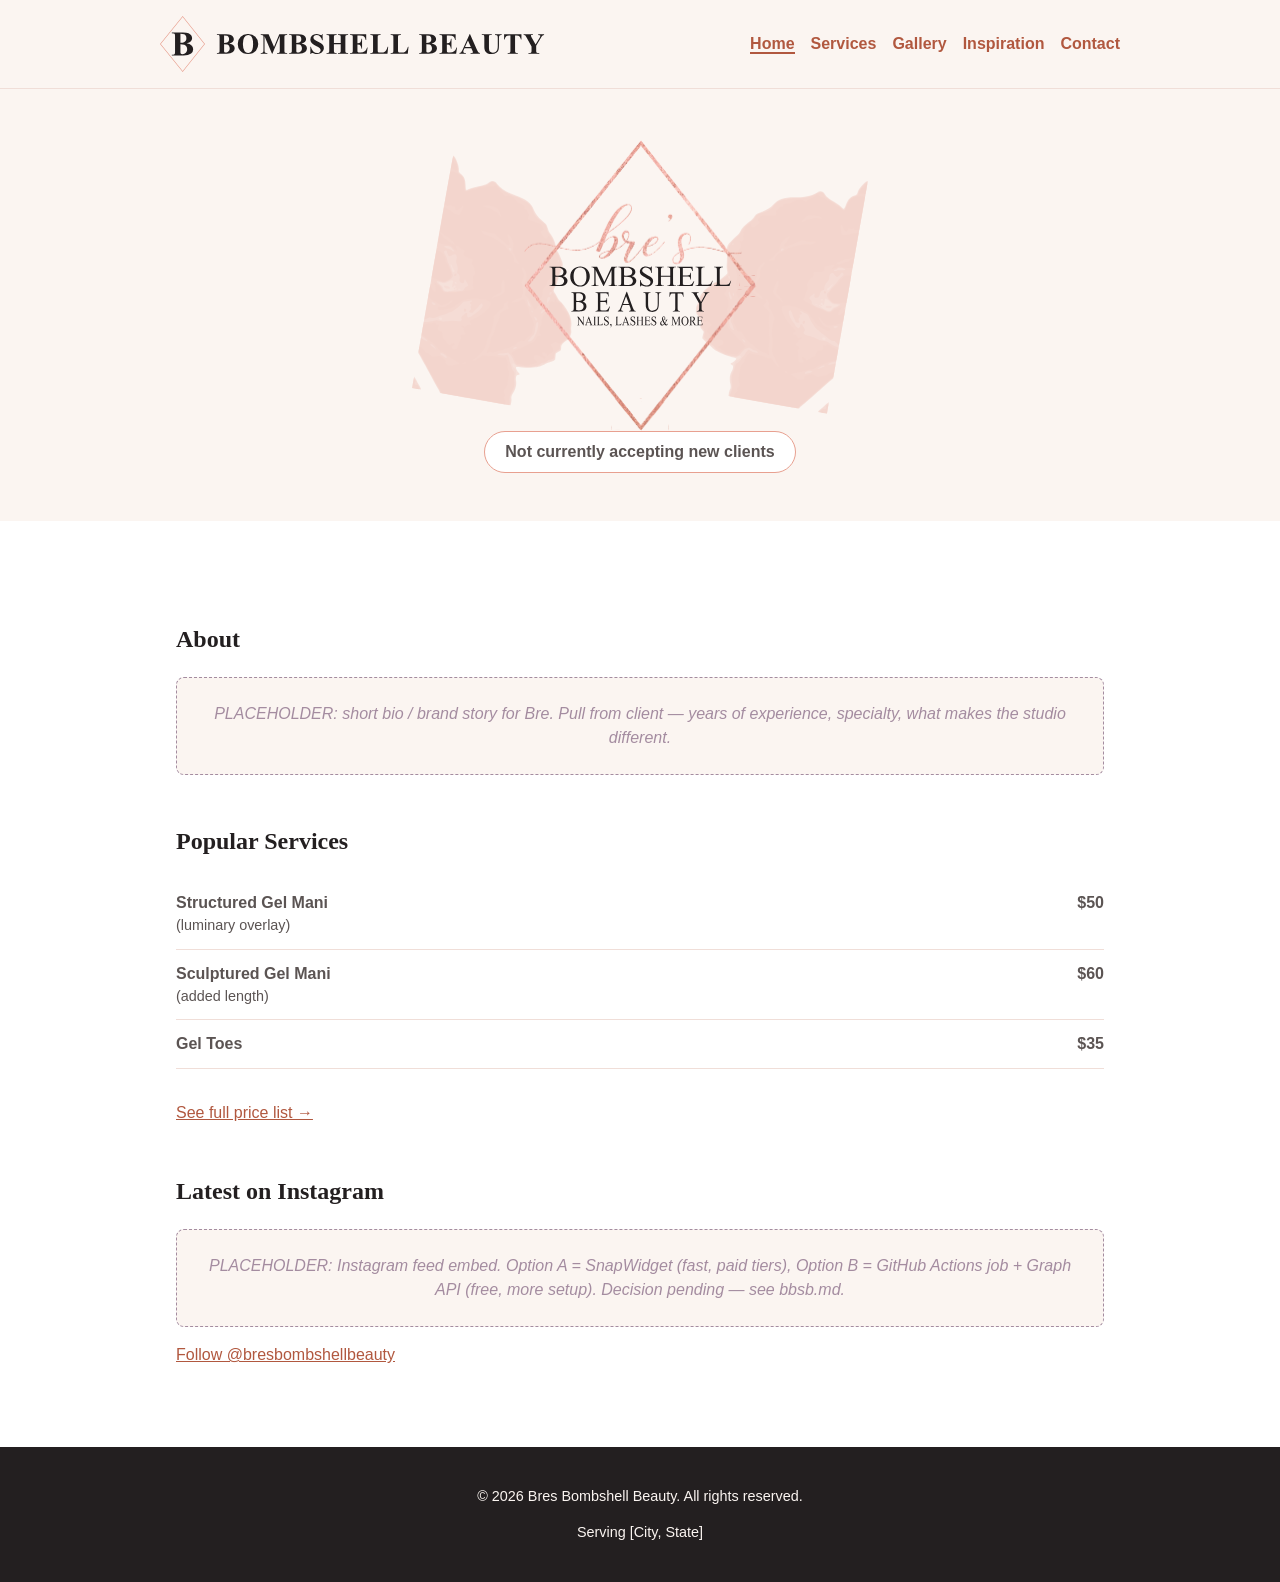
<file: bresbombshellbeauty/index.html>
<!DOCTYPE html>
<html lang="en">
<head>
  <meta charset="UTF-8">
  <meta name="viewport" content="width=device-width, initial-scale=1.0">
  <title>Bres Bombshell Beauty | Nail &amp; Beauty Salon</title>
  <!-- PLACEHOLDER: meta description once brand copy is finalized -->
  <link rel="stylesheet" href="style.css">
</head>
<body>

  <header class="site-header">
    <div class="nav-wrap">
      <a class="brand" href="index.html">
        <img class="brand-icon" src="images/logo-icon.svg" alt="Bre's Bombshell Beauty">
        <img class="brand-wordmark" src="images/logo-wordmark.svg" alt="" aria-hidden="true">
      </a>
      <button class="nav-toggle" aria-expanded="false" aria-controls="site-nav" aria-label="Toggle menu">
        <span></span><span></span><span></span>
      </button>
      <nav>
        <ul class="site-nav" id="site-nav">
          <li><a href="index.html" aria-current="page">Home</a></li>
          <li><a href="services.html">Services</a></li>
          <li><a href="gallery.html">Gallery</a></li>
          <li><a href="inspiration.html">Inspiration</a></li>
          <li><a href="contact.html">Contact</a></li>
        </ul>
      </nav>
    </div>
  </header>

  <section class="hero">
    <h1 class="sr-only">Bres Bombshell Beauty</h1>
    <div class="hero-badge-wrap">
      <img class="hero-flower hero-flower-left" src="images/logo-flower-accent.svg" alt="" aria-hidden="true">
      <img class="hero-badge" src="images/logo-badge.svg" alt="Bre's Bombshell Beauty — Nails, Lashes &amp; More">
      <img class="hero-flower hero-flower-right" src="images/logo-flower-accent.svg" alt="" aria-hidden="true">
    </div>
    <span class="availability-badge">
      <!-- PLACEHOLDER: availability status — needs a mechanism (manual edit, or synced from IG/booking tool) -->
      Not currently accepting new clients
    </span>
  </section>

  <main>
    <section class="about">
      <h2>About</h2>
      <p class="placeholder">
        PLACEHOLDER: short bio / brand story for Bre. Pull from client — years of experience,
        specialty, what makes the studio different.
      </p>
    </section>

    <section class="services-teaser">
      <h2>Popular Services</h2>
      <div class="price-group">
        <div class="price-row">
          <span class="name">Structured Gel Mani <span class="note">(luminary overlay)</span></span>
          <span class="price">$50</span>
        </div>
        <div class="price-row">
          <span class="name">Sculptured Gel Mani <span class="note">(added length)</span></span>
          <span class="price">$60</span>
        </div>
        <div class="price-row">
          <span class="name">Gel Toes</span>
          <span class="price">$35</span>
        </div>
      </div>
      <p><a href="services.html">See full price list &rarr;</a></p>
    </section>

    <section class="instagram-teaser">
      <h2>Latest on Instagram</h2>
      <p class="placeholder">
        PLACEHOLDER: Instagram feed embed. Option A = SnapWidget (fast, paid tiers),
        Option B = GitHub Actions job + Graph API (free, more setup). Decision pending — see bbsb.md.
      </p>
      <p><a href="https://www.instagram.com/bresbombshellbeauty" target="_blank" rel="noopener">Follow @bresbombshellbeauty</a></p>
    </section>
  </main>

  <footer class="site-footer">
    <p>&copy; 2026 Bres Bombshell Beauty. All rights reserved.</p>
    <p><!-- PLACEHOLDER: city/service area --> Serving [City, State]</p>
  </footer>

  <script src="nav.js"></script>
</body>
</html>
</file>
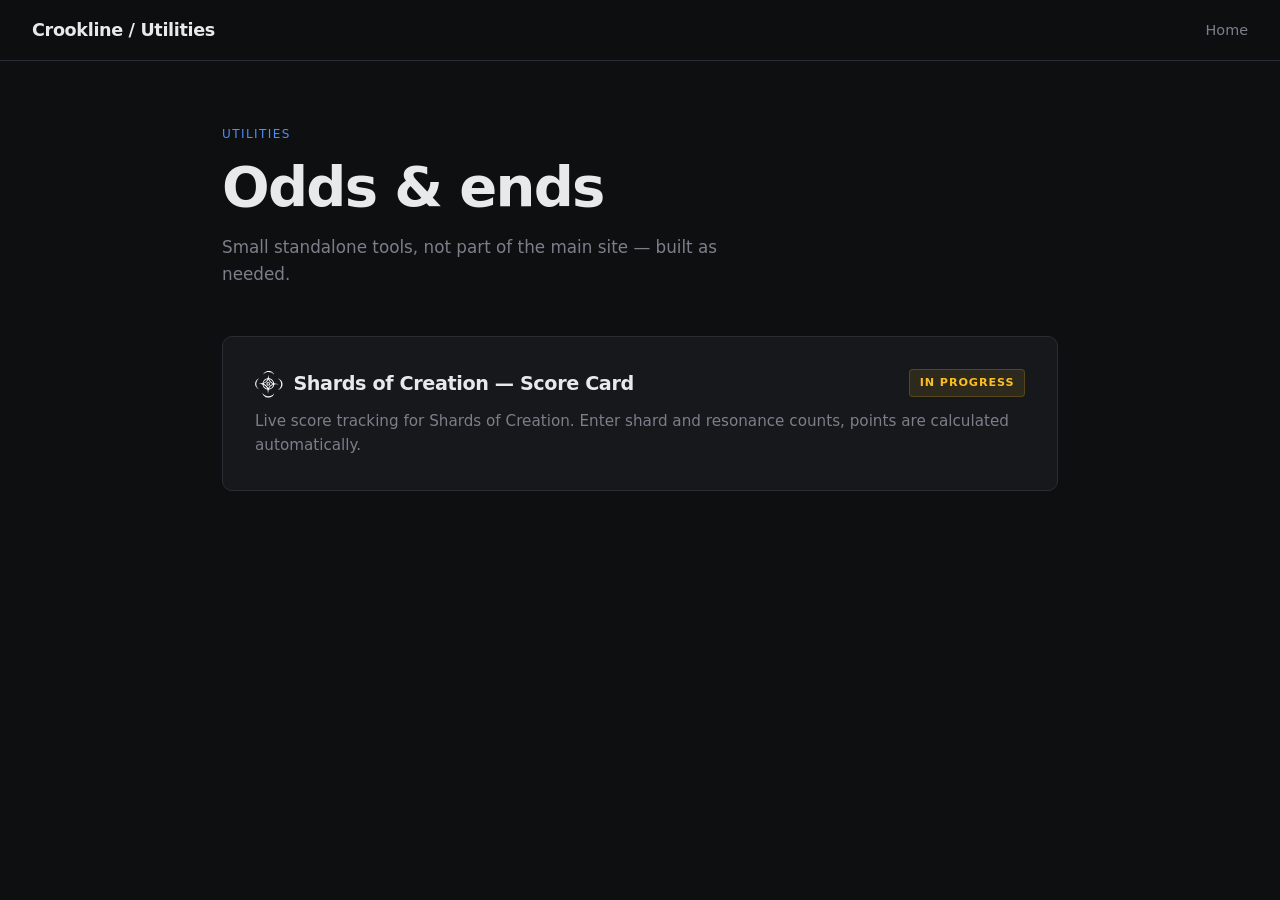
<file: utilities/index.html>
<!DOCTYPE html>
<html lang="en">
<head>
  <meta charset="UTF-8" />
  <meta name="viewport" content="width=device-width, initial-scale=1.0" />
  <meta name="robots" content="noindex, nofollow" />
  <title>Utilities — Crookline</title>
  <link rel="stylesheet" href="style.css" />
</head>
<body>

  <nav>
    <a class="nav-brand" href="index.html">Crookline / Utilities</a>
    <ul class="nav-links">
      <li><a href="../index.html">Home</a></li>
    </ul>
  </nav>

  <main>
    <p class="section-label">Utilities</p>
    <h1>Odds & ends</h1>
    <p class="section-intro">Small standalone tools, not part of the main site — built as needed.</p>

    <div class="tools-grid">

      <a class="tool-card" href="socscoring.html">
        <div class="tool-header">
          <div class="tool-title">
            <img class="tool-icon" src="../assets/SoCLogo.svg" alt="" />
            <h3>Shards of Creation — Score Card</h3>
          </div>
          <span class="tool-status">In progress</span>
        </div>
        <p class="tool-desc">Live score tracking for Shards of Creation. Enter shard and resonance counts, points are calculated automatically.</p>
      </a>

    </div>
  </main>

</body>
</html>
</file>
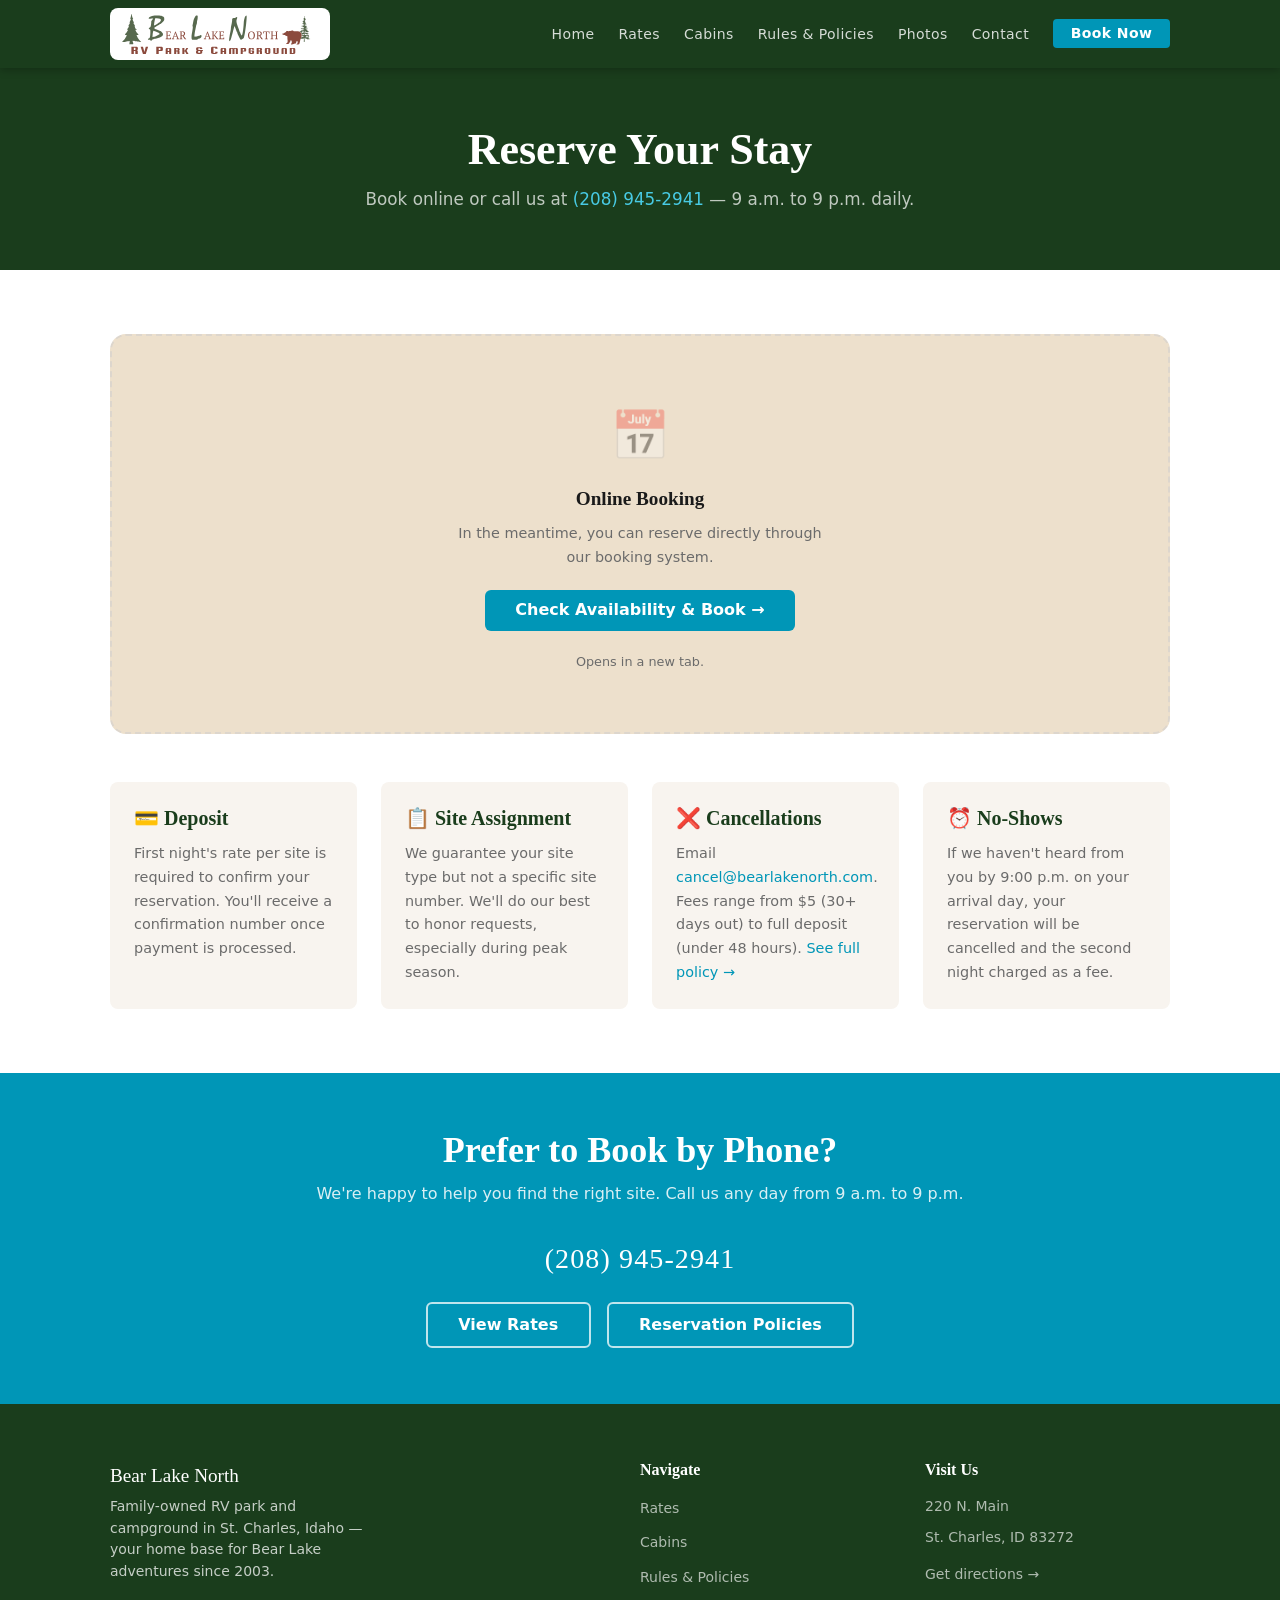
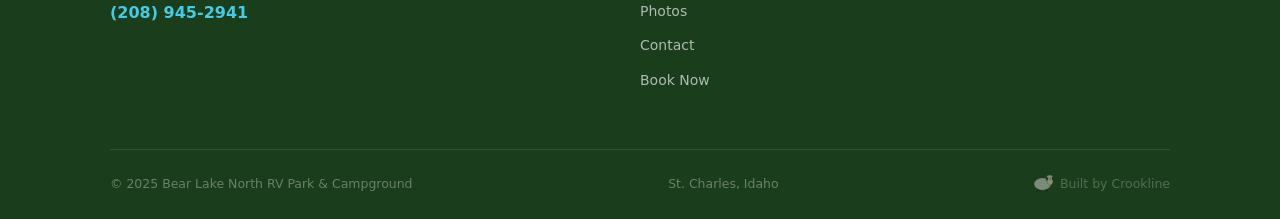
<file: bearlakenorth/book.html>
<!DOCTYPE html>
<html lang="en">
<head>
  <meta charset="UTF-8">
  <meta name="viewport" content="width=device-width, initial-scale=1.0">
  <title>Book Now — Bear Lake North RV Park &amp; Campground</title>
  <meta name="description" content="Reserve your RV site, tent site, or cabin at Bear Lake North in St. Charles, Idaho. Book online or call (208) 945-2941.">
  <link rel="stylesheet" href="style.css">
</head>
<body>

<header>
  <nav class="nav-inner">
    <a href="index.html" class="nav-logo">
      <img src="images/BLNlogo.svg" alt="Bear Lake North RV Park &amp; Campground">
    </a>
    <ul class="nav-links" id="navLinks">
      <li><a href="index.html">Home</a></li>
      <li><a href="rates.html">Rates</a></li>
      <li><a href="cabins.html">Cabins</a></li>
      <li><a href="rules.html">Rules &amp; Policies</a></li>
      <li><a href="photos.html">Photos</a></li>
      <li><a href="contact.html">Contact</a></li>
      <li><a href="book.html" class="nav-book" aria-current="page">Book Now</a></li>
    </ul>
    <button class="nav-toggle" aria-label="Toggle navigation" onclick="document.getElementById('navLinks').classList.toggle('open')">
      <span></span><span></span><span></span>
    </button>
  </nav>
</header>

<div class="page-hero">
  <div class="container">
    <h1>Reserve Your Stay</h1>
    <p>Book online or call us at <a href="tel:2089452941" style="color:var(--blue-light);">(208) 945-2941</a> — 9 a.m. to 9 p.m. daily.</p>
  </div>
</div>

<section class="bg-white">
  <div class="container">

    <!-- TODO: Replace the link below with the ResNexus iframe once the embed code is obtained from the account dashboard.
         Booking Engine ID: 1F4578A2-6FAF-4218-8C15-B2A9B7230026 -->
    <div class="booking-stub">
      <span class="stub-icon">📅</span>
      <h3>Online Booking</h3>
      <p>In the meantime, you can reserve directly through our booking system.</p>
      <a href="https://reserve4.resnexus.com/resnexus/reservations/lodging/1F4578A2-6FAF-4218-8C15-B2A9B7230026"
         target="_blank"
         rel="noopener"
         class="btn btn-primary"
         style="margin-top:0.5rem;">
        Check Availability &amp; Book →
      </a>
      <p style="font-size:0.8rem;margin-top:0.5rem;">Opens in a new tab.</p>
    </div>
    <!-- END TODO -->

    <!-- RESERVATION POLICIES SUMMARY -->
    <div style="margin-top:3rem;display:grid;gap:1.5rem;grid-template-columns:repeat(auto-fit,minmax(240px,1fr));">
      <div style="padding:1.5rem;background:var(--cream);border-radius:var(--radius);">
        <h3 style="margin-bottom:0.75rem;">💳 Deposit</h3>
        <p style="font-size:0.9rem;color:var(--text-muted);">First night's rate per site is required to confirm your reservation. You'll receive a confirmation number once payment is processed.</p>
      </div>
      <div style="padding:1.5rem;background:var(--cream);border-radius:var(--radius);">
        <h3 style="margin-bottom:0.75rem;">📋 Site Assignment</h3>
        <p style="font-size:0.9rem;color:var(--text-muted);">We guarantee your site type but not a specific site number. We'll do our best to honor requests, especially during peak season.</p>
      </div>
      <div style="padding:1.5rem;background:var(--cream);border-radius:var(--radius);">
        <h3 style="margin-bottom:0.75rem;">❌ Cancellations</h3>
        <p style="font-size:0.9rem;color:var(--text-muted);">Email <a href="mailto:cancel@bearlakenorth.com" style="color:var(--blue);">cancel@bearlakenorth.com</a>. Fees range from $5 (30+ days out) to full deposit (under 48 hours). <a href="rules.html#cancellation" style="color:var(--blue);">See full policy →</a></p>
      </div>
      <div style="padding:1.5rem;background:var(--cream);border-radius:var(--radius);">
        <h3 style="margin-bottom:0.75rem;">⏰ No-Shows</h3>
        <p style="font-size:0.9rem;color:var(--text-muted);">If we haven't heard from you by 9:00 p.m. on your arrival day, your reservation will be cancelled and the second night charged as a fee.</p>
      </div>
    </div>

  </div>
</section>

<div class="cta-band">
  <div class="container">
    <h2>Prefer to Book by Phone?</h2>
    <p>We're happy to help you find the right site. Call us any day from 9 a.m. to 9 p.m.</p>
    <a class="phone" href="tel:2089452941">(208) 945-2941</a>
    <div class="flex-wrap-center">
      <a href="rates.html" class="btn btn-outline">View Rates</a>
      <a href="rules.html" class="btn btn-outline">Reservation Policies</a>
    </div>
  </div>
</div>

<footer>
  <div class="container">
    <div class="footer-grid">
      <div class="footer-brand">
        <span class="name">Bear Lake North</span>
        <p>Family-owned RV park and campground in St. Charles, Idaho — your home base for Bear Lake adventures since 2003.</p>
        <a href="tel:2089452941" class="footer-phone">(208) 945-2941</a>
      </div>
      <div>
        <h4>Navigate</h4>
        <ul>
          <li><a href="rates.html">Rates</a></li>
          <li><a href="cabins.html">Cabins</a></li>
          <li><a href="rules.html">Rules &amp; Policies</a></li>
          <li><a href="photos.html">Photos</a></li>
          <li><a href="contact.html">Contact</a></li>
          <li><a href="book.html">Book Now</a></li>
        </ul>
      </div>
      <div>
        <h4>Visit Us</h4>
        <ul>
          <li style="color:rgba(255,255,255,0.65);font-size:0.875rem;">220 N. Main</li>
          <li style="color:rgba(255,255,255,0.65);font-size:0.875rem;">St. Charles, ID 83272</li>
          <li style="margin-top:0.75rem;"><a href="contact.html">Get directions →</a></li>
        </ul>
      </div>
    </div>
    <div class="footer-bottom">
      <span>&copy; 2025 Bear Lake North RV Park &amp; Campground</span>
      <span>St. Charles, Idaho</span>
      <a href="https://crookline.com" class="built-by">
        <img src="images/sheep.svg" alt="" />Built by Crookline
      </a>
    </div>
  </div>
</footer>

</body>
</html>
</file>
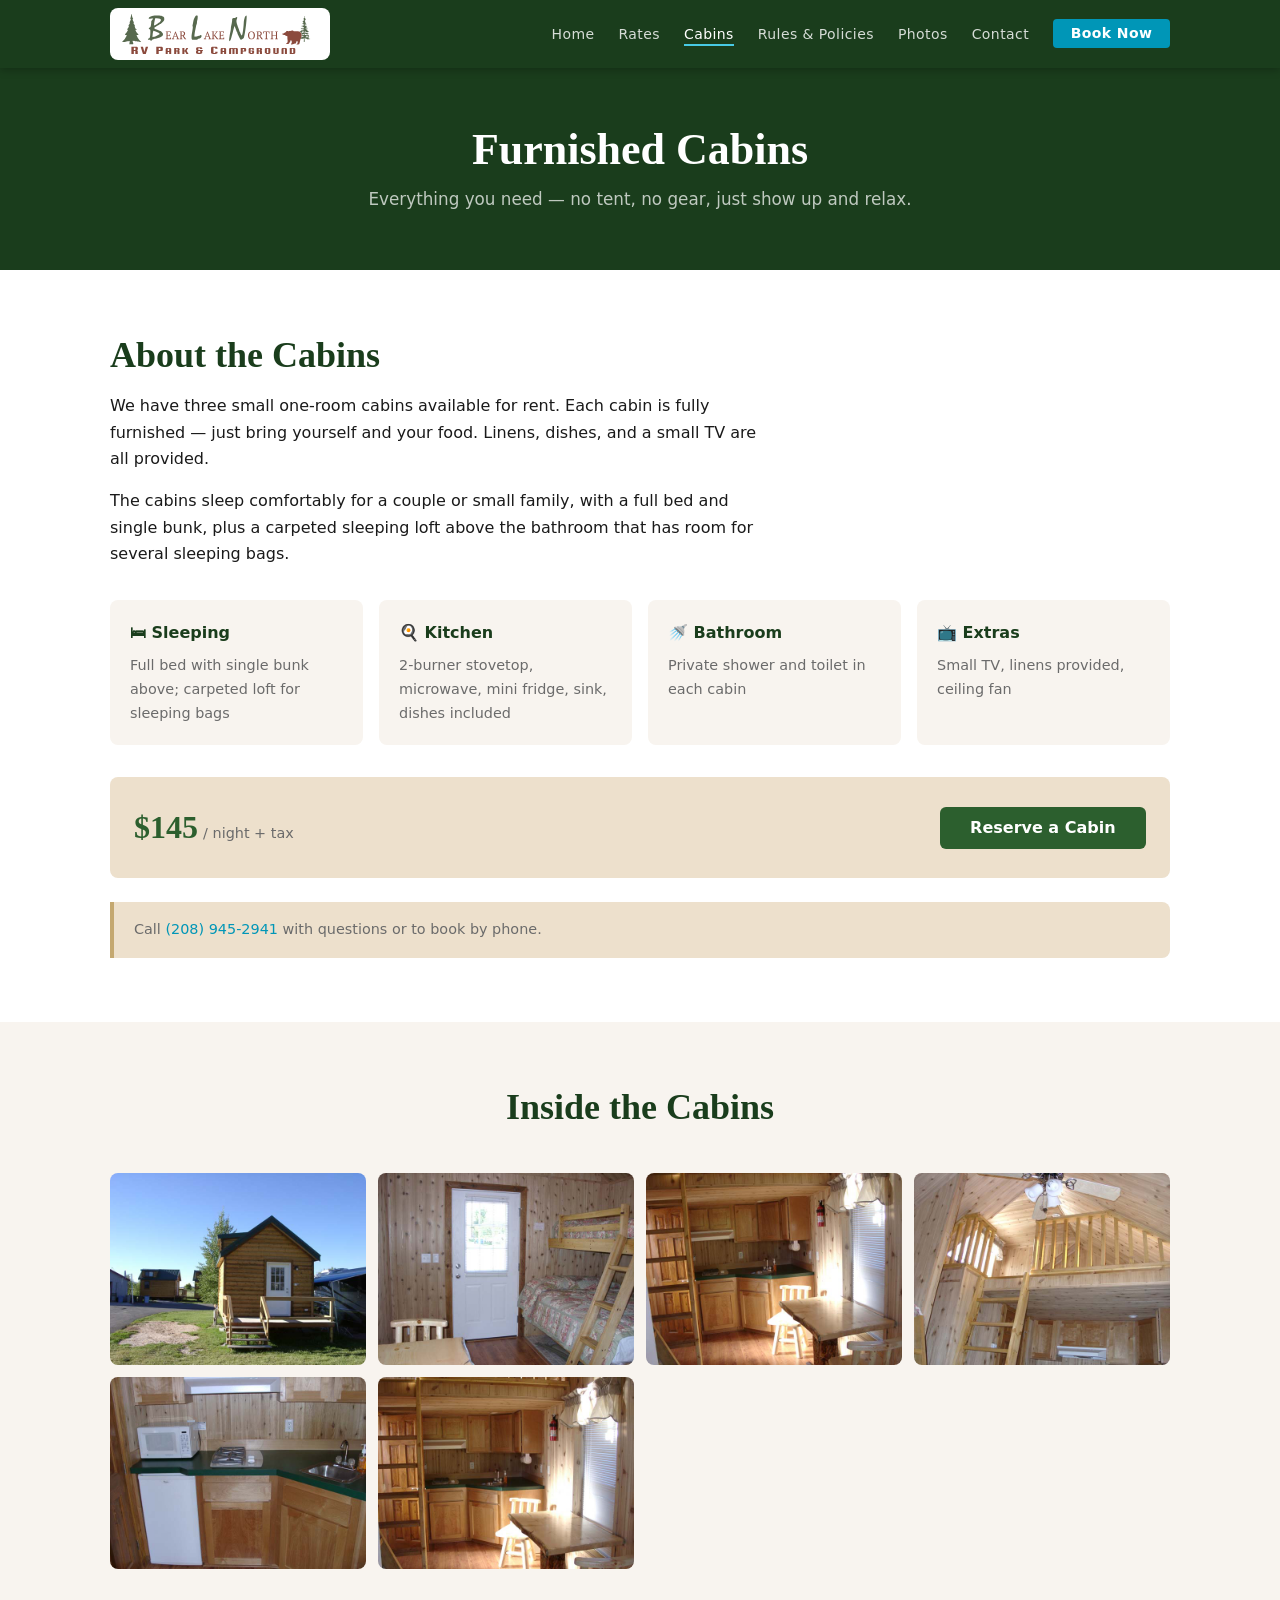
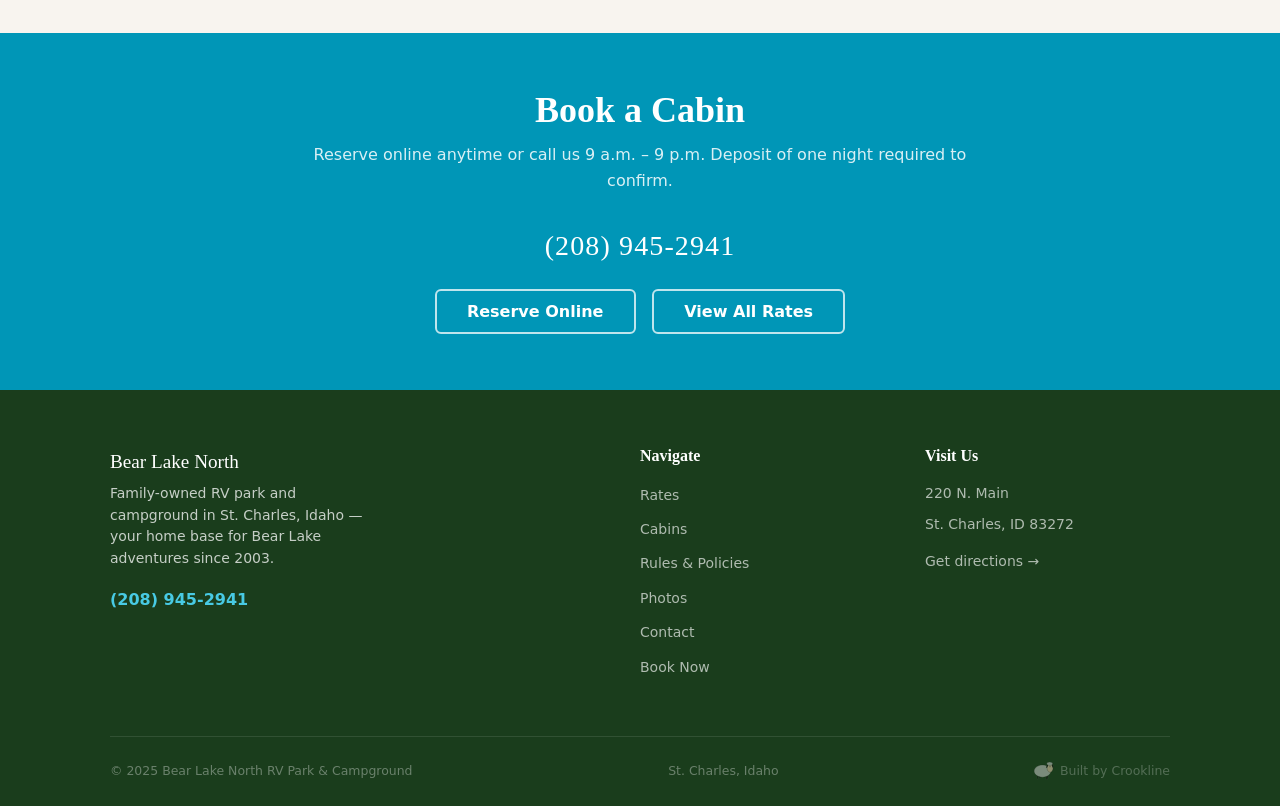
<file: bearlakenorth/cabins.html>
<!DOCTYPE html>
<html lang="en">
<head>
  <meta charset="UTF-8">
  <meta name="viewport" content="width=device-width, initial-scale=1.0">
  <title>Cabins — Bear Lake North RV Park &amp; Campground</title>
  <meta name="description" content="Three furnished one-room cabins at Bear Lake North in St. Charles, Idaho. Full kitchen, linens, TV, shower, and sleeping loft included.">
  <link rel="stylesheet" href="style.css">
</head>
<body>

<header>
  <nav class="nav-inner">
    <a href="index.html" class="nav-logo">
      <img src="images/BLNlogo.svg" alt="Bear Lake North RV Park &amp; Campground">
    </a>
    <ul class="nav-links" id="navLinks">
      <li><a href="index.html">Home</a></li>
      <li><a href="rates.html">Rates</a></li>
      <li><a href="cabins.html" aria-current="page">Cabins</a></li>
      <li><a href="rules.html">Rules &amp; Policies</a></li>
      <li><a href="photos.html">Photos</a></li>
      <li><a href="contact.html">Contact</a></li>
      <li><a href="book.html" class="nav-book">Book Now</a></li>
    </ul>
    <button class="nav-toggle" aria-label="Toggle navigation" onclick="document.getElementById('navLinks').classList.toggle('open')">
      <span></span><span></span><span></span>
    </button>
  </nav>
</header>

<div class="page-hero">
  <div class="container">
    <h1>Furnished Cabins</h1>
    <p>Everything you need — no tent, no gear, just show up and relax.</p>
  </div>
</div>

<!-- CABIN OVERVIEW -->
<section class="bg-white">
  <div class="container">
    <div style="display:grid; gap:3rem; align-items:start;">

      <div>
        <h2>About the Cabins</h2>
        <p style="margin-top:1rem;">We have three small one-room cabins available for rent. Each cabin is fully furnished — just bring yourself and your food. Linens, dishes, and a small TV are all provided.</p>
        <p style="margin-top:1rem;">The cabins sleep comfortably for a couple or small family, with a full bed and single bunk, plus a carpeted sleeping loft above the bathroom that has room for several sleeping bags.</p>

        <div style="margin-top:2rem; display:grid; gap:1rem; grid-template-columns: repeat(auto-fit, minmax(200px, 1fr));">
          <div style="background:var(--cream);padding:1.25rem;border-radius:var(--radius);">
            <strong style="display:block;margin-bottom:0.5rem;color:var(--green-dark);">🛏 Sleeping</strong>
            <p style="font-size:0.9rem;color:var(--text-muted);">Full bed with single bunk above; carpeted loft for sleeping bags</p>
          </div>
          <div style="background:var(--cream);padding:1.25rem;border-radius:var(--radius);">
            <strong style="display:block;margin-bottom:0.5rem;color:var(--green-dark);">🍳 Kitchen</strong>
            <p style="font-size:0.9rem;color:var(--text-muted);">2-burner stovetop, microwave, mini fridge, sink, dishes included</p>
          </div>
          <div style="background:var(--cream);padding:1.25rem;border-radius:var(--radius);">
            <strong style="display:block;margin-bottom:0.5rem;color:var(--green-dark);">🚿 Bathroom</strong>
            <p style="font-size:0.9rem;color:var(--text-muted);">Private shower and toilet in each cabin</p>
          </div>
          <div style="background:var(--cream);padding:1.25rem;border-radius:var(--radius);">
            <strong style="display:block;margin-bottom:0.5rem;color:var(--green-dark);">📺 Extras</strong>
            <p style="font-size:0.9rem;color:var(--text-muted);">Small TV, linens provided, ceiling fan</p>
          </div>
        </div>

        <div style="margin-top:2rem;padding:1.5rem;background:var(--sand-light);border-radius:var(--radius);display:flex;align-items:center;justify-content:space-between;flex-wrap:wrap;gap:1rem;">
          <div>
            <span style="font-family:Georgia,serif;font-size:2rem;color:var(--green);font-weight:bold;">$145</span>
            <span style="color:var(--text-muted);font-size:0.9rem;"> / night + tax</span>
          </div>
          <a href="book.html" class="btn btn-green">Reserve a Cabin</a>
        </div>

        <div class="notice">
          Call <a href="tel:2089452941" style="color:var(--blue);">(208) 945-2941</a> with questions or to book by phone.
        </div>
      </div>

    </div>
  </div>
</section>

<!-- CABIN PHOTOS -->
<section class="bg-cream">
  <div class="container">
    <div class="section-heading">
      <h2>Inside the Cabins</h2>
    </div>
    <div class="gallery-grid">
      <div class="gallery-item">
        <img src="images/cabin3.jpg" alt="Exterior view of Bear Lake North cabins in summer">
      </div>
      <div class="gallery-item">
        <img src="images/cabinbeds.JPG" alt="Cabin interior showing bunk beds and entrance door">
      </div>
      <div class="gallery-item">
        <img src="images/cabinkitchen1.JPG" alt="Cabin kitchen and dining area">
      </div>
      <div class="gallery-item">
        <img src="images/cabinkitchen2.JPG" alt="Cabin sleeping loft with ladder">
      </div>
      <div class="gallery-item">
        <img src="images/cabinkitchen3.JPG" alt="Cabin kitchen counter with microwave, stovetop, and mini fridge">
      </div>
      <div class="gallery-item">
        <img src="images/cabintable.JPG" alt="Cabin dining area and kitchen">
      </div>
      <!-- TODO: Add more cabin exterior photos (summer shots) when available -->
    </div>
  </div>
</section>

<div class="cta-band">
  <div class="container">
    <h2>Book a Cabin</h2>
    <p>Reserve online anytime or call us 9 a.m. – 9 p.m. Deposit of one night required to confirm.</p>
    <a class="phone" href="tel:2089452941">(208) 945-2941</a>
    <div class="flex-wrap-center">
      <a href="book.html" class="btn btn-outline">Reserve Online</a>
      <a href="rates.html" class="btn btn-outline">View All Rates</a>
    </div>
  </div>
</div>

<footer>
  <div class="container">
    <div class="footer-grid">
      <div class="footer-brand">
        <span class="name">Bear Lake North</span>
        <p>Family-owned RV park and campground in St. Charles, Idaho — your home base for Bear Lake adventures since 2003.</p>
        <a href="tel:2089452941" class="footer-phone">(208) 945-2941</a>
      </div>
      <div>
        <h4>Navigate</h4>
        <ul>
          <li><a href="rates.html">Rates</a></li>
          <li><a href="cabins.html">Cabins</a></li>
          <li><a href="rules.html">Rules &amp; Policies</a></li>
          <li><a href="photos.html">Photos</a></li>
          <li><a href="contact.html">Contact</a></li>
          <li><a href="book.html">Book Now</a></li>
        </ul>
      </div>
      <div>
        <h4>Visit Us</h4>
        <ul>
          <li style="color:rgba(255,255,255,0.65);font-size:0.875rem;">220 N. Main</li>
          <li style="color:rgba(255,255,255,0.65);font-size:0.875rem;">St. Charles, ID 83272</li>
          <li style="margin-top:0.75rem;"><a href="contact.html">Get directions →</a></li>
        </ul>
      </div>
    </div>
    <div class="footer-bottom">
      <span>&copy; 2025 Bear Lake North RV Park &amp; Campground</span>
      <span>St. Charles, Idaho</span>
      <a href="https://crookline.com" class="built-by">
        <img src="images/sheep.svg" alt="" />Built by Crookline
      </a>
    </div>
  </div>
</footer>

</body>
</html>
</file>
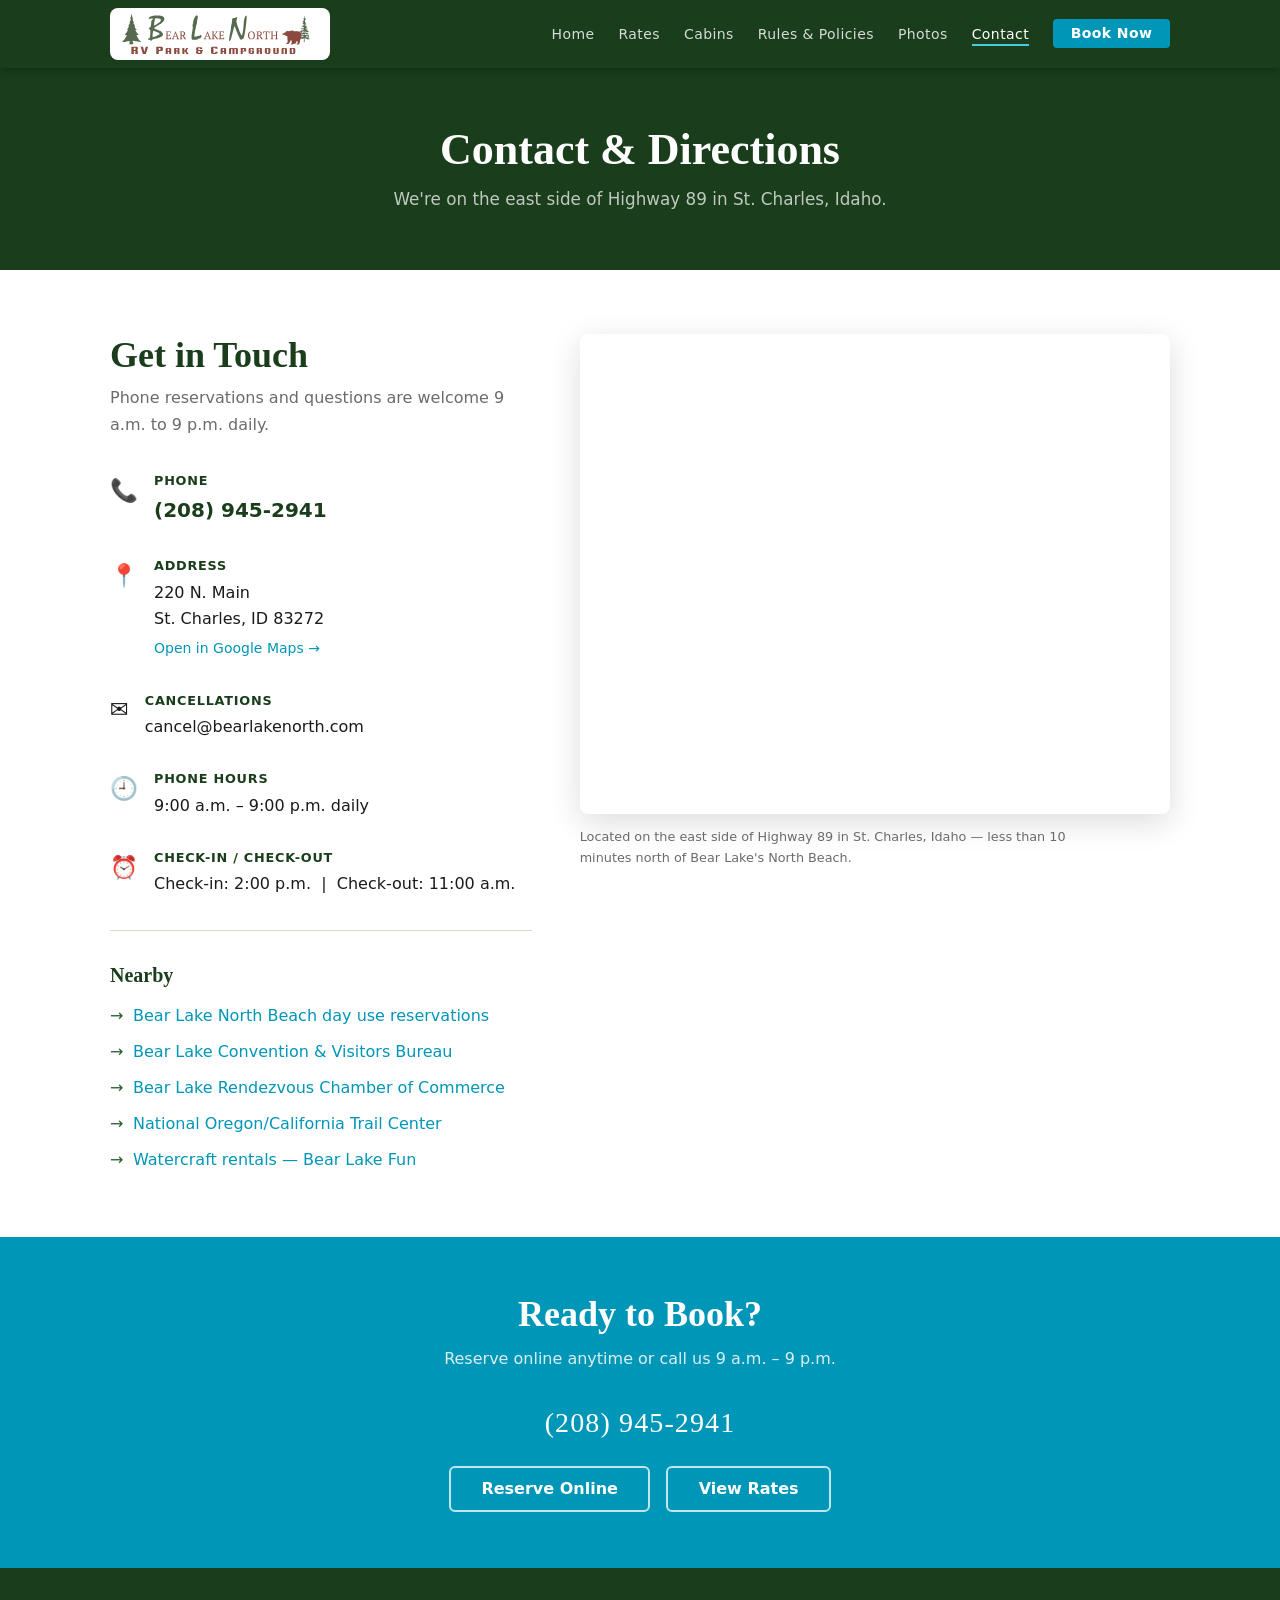
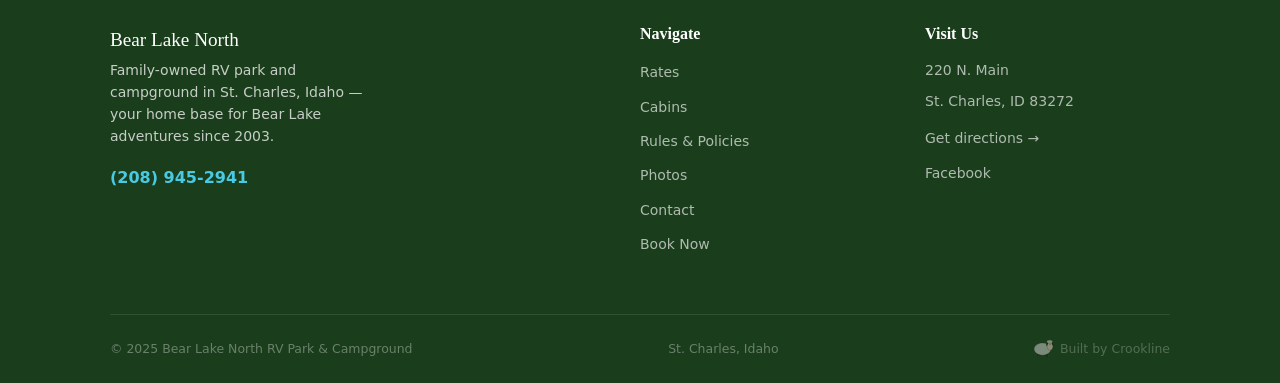
<file: bearlakenorth/contact.html>
<!DOCTYPE html>
<html lang="en">
<head>
  <meta charset="UTF-8">
  <meta name="viewport" content="width=device-width, initial-scale=1.0">
  <title>Contact &amp; Directions — Bear Lake North RV Park &amp; Campground</title>
  <meta name="description" content="Contact Bear Lake North RV Park in St. Charles, Idaho. Phone, address, and directions — located on Highway 89, minutes from Bear Lake.">
  <link rel="stylesheet" href="style.css">
</head>
<body>

<header>
  <nav class="nav-inner">
    <a href="index.html" class="nav-logo">
      <img src="images/BLNlogo.svg" alt="Bear Lake North RV Park &amp; Campground">
    </a>
    <ul class="nav-links" id="navLinks">
      <li><a href="index.html">Home</a></li>
      <li><a href="rates.html">Rates</a></li>
      <li><a href="cabins.html">Cabins</a></li>
      <li><a href="rules.html">Rules &amp; Policies</a></li>
      <li><a href="photos.html">Photos</a></li>
      <li><a href="contact.html" aria-current="page">Contact</a></li>
      <li><a href="book.html" class="nav-book">Book Now</a></li>
    </ul>
    <button class="nav-toggle" aria-label="Toggle navigation" onclick="document.getElementById('navLinks').classList.toggle('open')">
      <span></span><span></span><span></span>
    </button>
  </nav>
</header>

<div class="page-hero">
  <div class="container">
    <h1>Contact &amp; Directions</h1>
    <p>We're on the east side of Highway 89 in St. Charles, Idaho.</p>
  </div>
</div>

<section class="bg-white">
  <div class="container">
    <div class="contact-layout">

      <!-- CONTACT INFO -->
      <div>
        <h2>Get in Touch</h2>
        <p style="color:var(--text-muted);margin-top:0.5rem;margin-bottom:2rem;">Phone reservations and questions are welcome 9 a.m. to 9 p.m. daily.</p>

        <div class="contact-item">
          <span class="contact-icon">📞</span>
          <div class="contact-detail">
            <strong>Phone</strong>
            <a href="tel:2089452941" style="font-size:1.25rem;font-weight:600;color:var(--green-dark);">(208) 945-2941</a>
          </div>
        </div>

        <div class="contact-item">
          <span class="contact-icon">📍</span>
          <div class="contact-detail">
            <strong>Address</strong>
            <span>220 N. Main<br>St. Charles, ID 83272</span>
            <br><a href="https://maps.google.com/?q=Bear+Lake+North+RV+Park,+220+N+Main,+St+Charles,+ID+83272" target="_blank" rel="noopener" style="color:var(--blue);font-size:0.875rem;margin-top:0.3rem;display:inline-block;">Open in Google Maps →</a>
          </div>
        </div>

        <div class="contact-item">
          <span class="contact-icon">✉️</span>
          <div class="contact-detail">
            <strong>Cancellations</strong>
            <a href="mailto:cancel@bearlakenorth.com">cancel@bearlakenorth.com</a>
          </div>
        </div>

        <div class="contact-item">
          <span class="contact-icon">🕘</span>
          <div class="contact-detail">
            <strong>Phone Hours</strong>
            <span>9:00 a.m. – 9:00 p.m. daily</span>
          </div>
        </div>

        <div class="contact-item">
          <span class="contact-icon">⏰</span>
          <div class="contact-detail">
            <strong>Check-In / Check-Out</strong>
            <span>Check-in: 2:00 p.m. &nbsp;|&nbsp; Check-out: 11:00 a.m.</span>
          </div>
        </div>

        <hr style="border:none;border-top:1px solid var(--border);margin:2rem 0;">

        <h3>Nearby</h3>
        <ul style="margin-top:1rem;display:flex;flex-direction:column;gap:0.6rem;">
          <li style="display:flex;gap:0.6rem;"><span style="color:var(--green);">→</span> <a href="https://getoutside.idaho.gov/bear-lake/parking" target="_blank" rel="noopener" style="color:var(--blue);">Bear Lake North Beach day use reservations</a></li>
          <li style="display:flex;gap:0.6rem;"><span style="color:var(--green);">→</span> <a href="http://www.bearlake.org" target="_blank" rel="noopener" style="color:var(--blue);">Bear Lake Convention &amp; Visitors Bureau</a></li>
          <li style="display:flex;gap:0.6rem;"><span style="color:var(--green);">→</span> <a href="http://bearlakechamber.com/" target="_blank" rel="noopener" style="color:var(--blue);">Bear Lake Rendezvous Chamber of Commerce</a></li>
          <li style="display:flex;gap:0.6rem;"><span style="color:var(--green);">→</span> <a href="http://www.oregontrailcenter.org/" target="_blank" rel="noopener" style="color:var(--blue);">National Oregon/California Trail Center</a></li>
          <li style="display:flex;gap:0.6rem;"><span style="color:var(--green);">→</span> <a href="http://www.bearlakefun.com" target="_blank" rel="noopener" style="color:var(--blue);">Watercraft rentals — Bear Lake Fun</a></li>
        </ul>
      </div>

      <!-- MAP -->
      <div>
        <div class="map-wrap">
          <iframe
            src="https://maps.google.com/maps?q=Bear+Lake+North+RV+Park,+220+N+Main,+St+Charles,+ID+83272&output=embed"
            width="100%"
            height="480"
            style="border:0;"
            allowfullscreen
            loading="lazy"
            referrerpolicy="no-referrer-when-downgrade"
            title="Bear Lake North RV Park location">
          </iframe>
        </div>
        <p style="margin-top:0.75rem;font-size:0.8rem;color:var(--text-muted);">Located on the east side of Highway 89 in St. Charles, Idaho — less than 10 minutes north of Bear Lake's North Beach.</p>
      </div>

    </div>
  </div>
</section>

<div class="cta-band">
  <div class="container">
    <h2>Ready to Book?</h2>
    <p>Reserve online anytime or call us 9 a.m. – 9 p.m.</p>
    <a class="phone" href="tel:2089452941">(208) 945-2941</a>
    <div class="flex-wrap-center">
      <a href="book.html" class="btn btn-outline">Reserve Online</a>
      <a href="rates.html" class="btn btn-outline">View Rates</a>
    </div>
  </div>
</div>

<footer>
  <div class="container">
    <div class="footer-grid">
      <div class="footer-brand">
        <span class="name">Bear Lake North</span>
        <p>Family-owned RV park and campground in St. Charles, Idaho — your home base for Bear Lake adventures since 2003.</p>
        <a href="tel:2089452941" class="footer-phone">(208) 945-2941</a>
      </div>
      <div>
        <h4>Navigate</h4>
        <ul>
          <li><a href="rates.html">Rates</a></li>
          <li><a href="cabins.html">Cabins</a></li>
          <li><a href="rules.html">Rules &amp; Policies</a></li>
          <li><a href="photos.html">Photos</a></li>
          <li><a href="contact.html">Contact</a></li>
          <li><a href="book.html">Book Now</a></li>
        </ul>
      </div>
      <div>
        <h4>Visit Us</h4>
        <ul>
          <li style="color:rgba(255,255,255,0.65);font-size:0.875rem;">220 N. Main</li>
          <li style="color:rgba(255,255,255,0.65);font-size:0.875rem;">St. Charles, ID 83272</li>
          <li style="margin-top:0.75rem;"><a href="contact.html">Get directions →</a></li>
          <li style="margin-top:0.5rem;"><a href="https://www.facebook.com/pages/Bear-Lake-North-RV-Park-Campground/113996128682900" target="_blank" rel="noopener">Facebook</a></li>
        </ul>
      </div>
    </div>
    <div class="footer-bottom">
      <span>&copy; 2025 Bear Lake North RV Park &amp; Campground</span>
      <span>St. Charles, Idaho</span>
      <a href="https://crookline.com" class="built-by">
        <img src="images/sheep.svg" alt="" />Built by Crookline
      </a>
    </div>
  </div>
</footer>

</body>
</html>
</file>
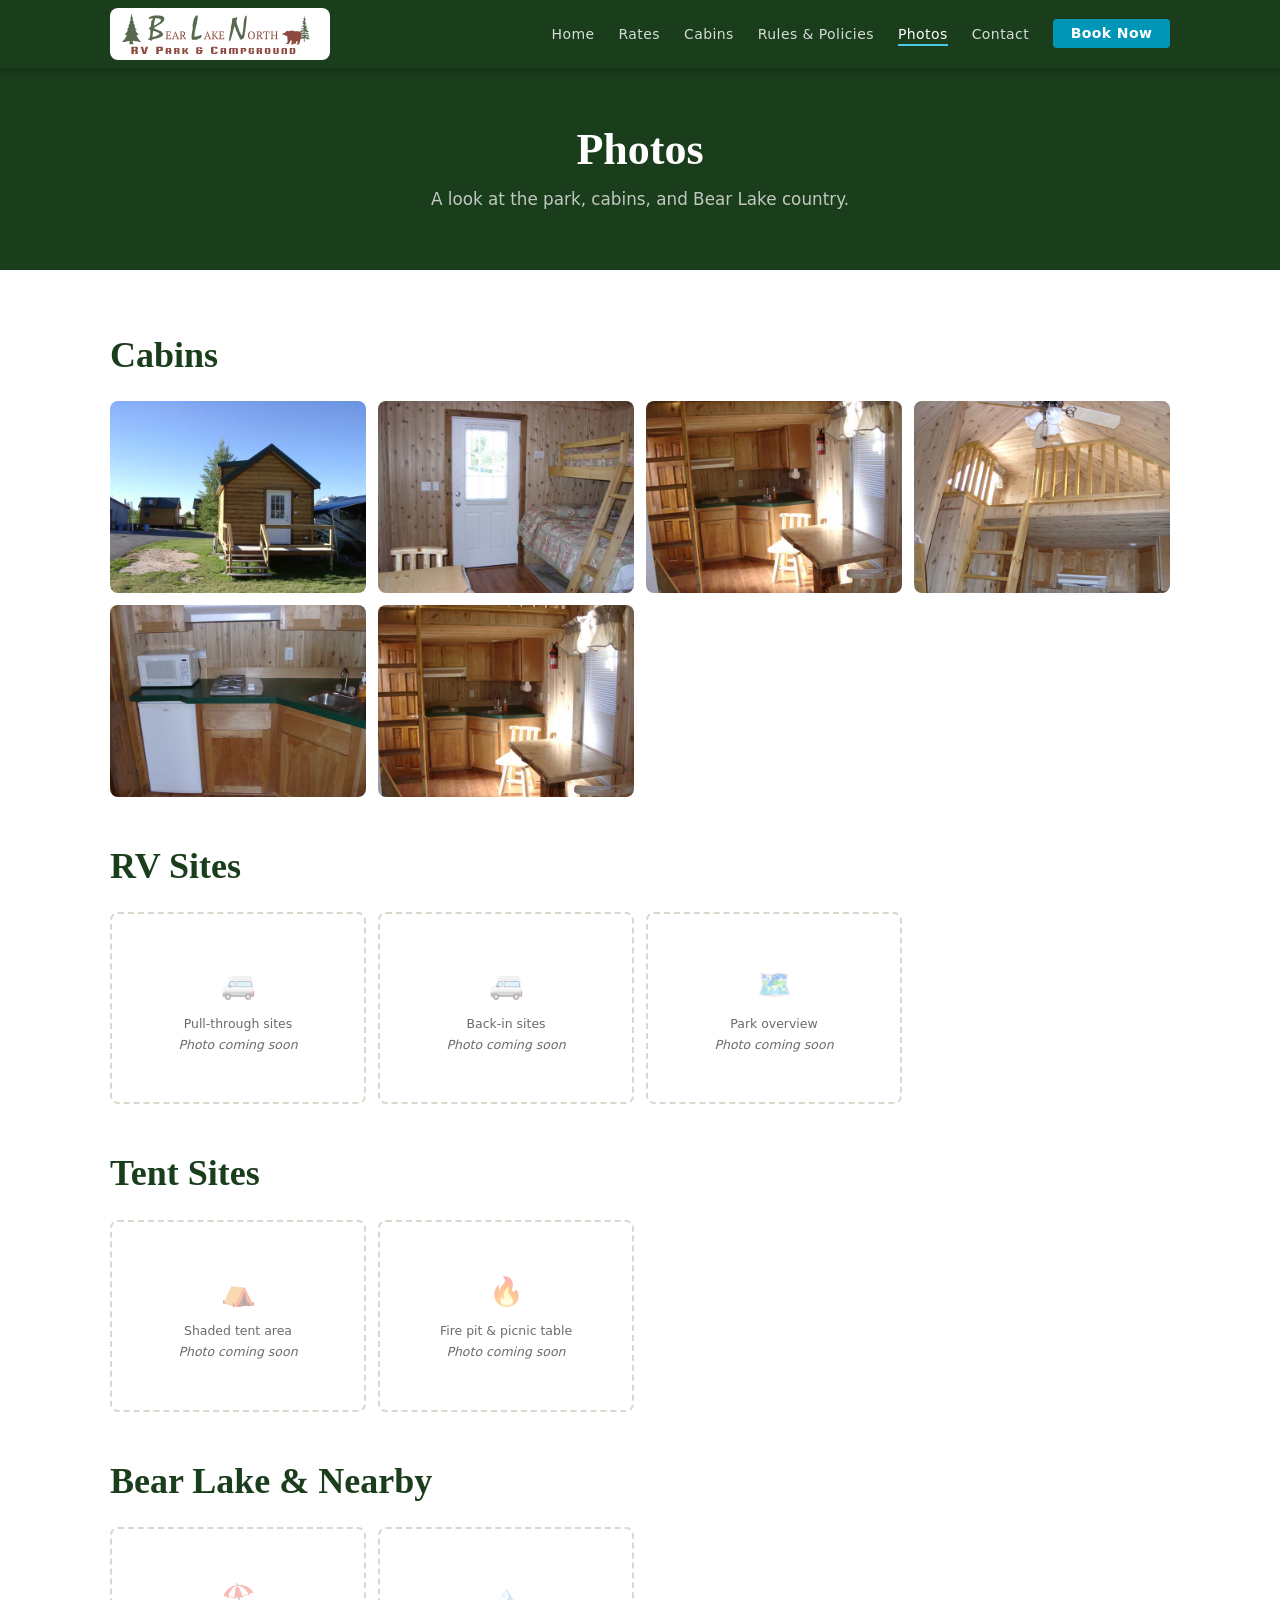
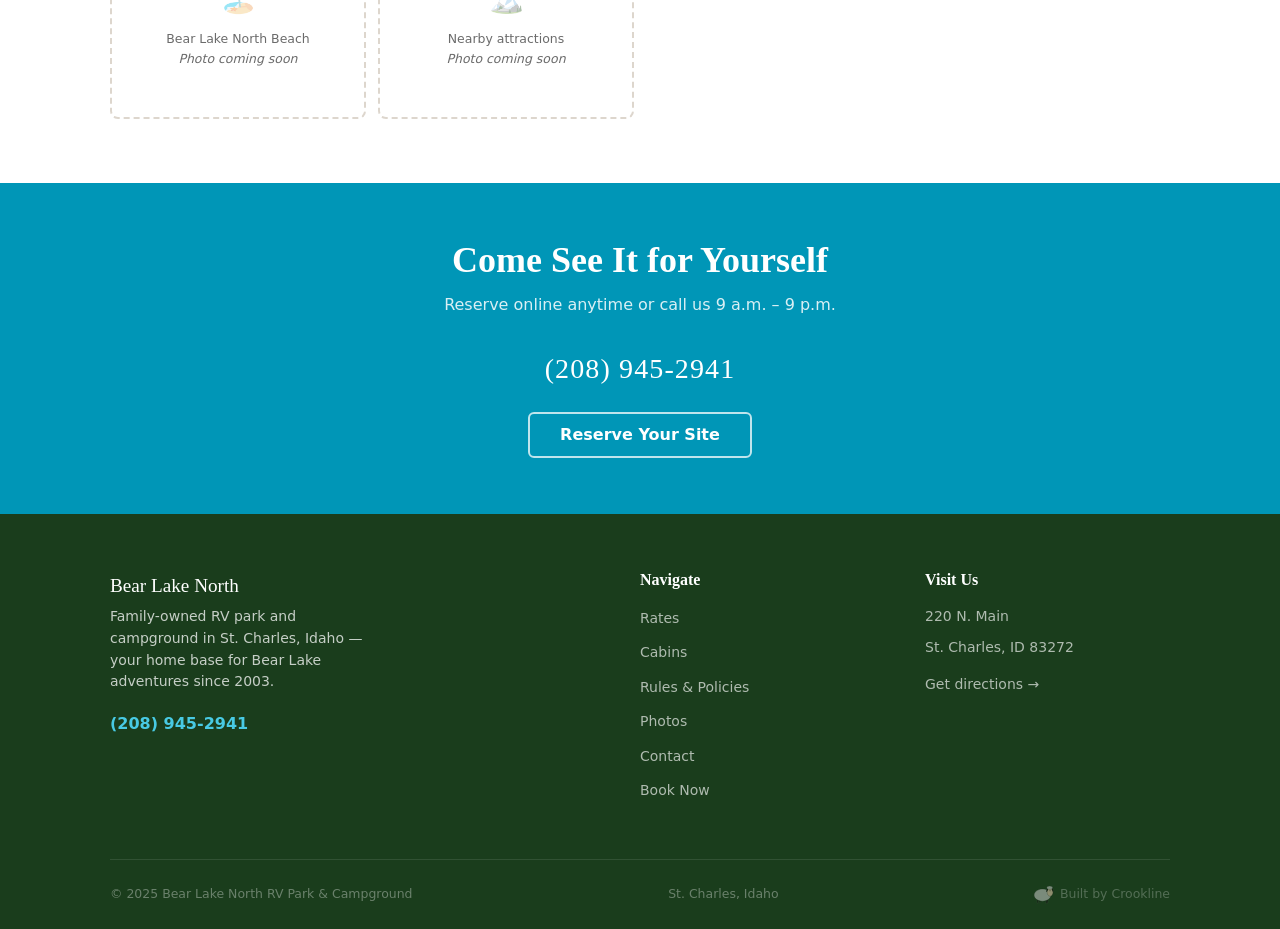
<file: bearlakenorth/photos.html>
<!DOCTYPE html>
<html lang="en">
<head>
  <meta charset="UTF-8">
  <meta name="viewport" content="width=device-width, initial-scale=1.0">
  <title>Photos — Bear Lake North RV Park &amp; Campground</title>
  <meta name="description" content="Photos of Bear Lake North RV Park &amp; Campground in St. Charles, Idaho — RV sites, tent sites, cabins, and the surrounding area.">
  <link rel="stylesheet" href="style.css">
</head>
<body>

<header>
  <nav class="nav-inner">
    <a href="index.html" class="nav-logo">
      <img src="images/BLNlogo.svg" alt="Bear Lake North RV Park &amp; Campground">
    </a>
    <ul class="nav-links" id="navLinks">
      <li><a href="index.html">Home</a></li>
      <li><a href="rates.html">Rates</a></li>
      <li><a href="cabins.html">Cabins</a></li>
      <li><a href="rules.html">Rules &amp; Policies</a></li>
      <li><a href="photos.html" aria-current="page">Photos</a></li>
      <li><a href="contact.html">Contact</a></li>
      <li><a href="book.html" class="nav-book">Book Now</a></li>
    </ul>
    <button class="nav-toggle" aria-label="Toggle navigation" onclick="document.getElementById('navLinks').classList.toggle('open')">
      <span></span><span></span><span></span>
    </button>
  </nav>
</header>

<div class="page-hero">
  <div class="container">
    <h1>Photos</h1>
    <p>A look at the park, cabins, and Bear Lake country.</p>
  </div>
</div>

<section class="bg-white">
  <div class="container">

    <!-- CABINS -->
    <h2 style="margin-bottom:1.5rem;">Cabins</h2>
    <div class="gallery-grid" style="margin-bottom:3rem;">
      <div class="gallery-item">
        <img src="images/cabin3.jpg" alt="Exterior view of three furnished cabins in summer">
      </div>
      <div class="gallery-item">
        <img src="images/cabinbeds.JPG" alt="Cabin interior — bunk beds and entrance">
      </div>
      <div class="gallery-item">
        <img src="images/cabinkitchen1.JPG" alt="Cabin kitchen and dining area">
      </div>
      <div class="gallery-item">
        <img src="images/cabinkitchen2.JPG" alt="Cabin sleeping loft">
      </div>
      <div class="gallery-item">
        <img src="images/cabinkitchen3.JPG" alt="Cabin kitchen counter — microwave, stovetop, fridge">
      </div>
      <div class="gallery-item">
        <img src="images/cabintable.JPG" alt="Cabin dining table and kitchen">
      </div>
    </div>

    <!-- RV SITES — placeholders -->
    <h2 style="margin-bottom:1.5rem;">RV Sites</h2>
    <div class="gallery-grid" style="margin-bottom:3rem;">
      <!-- TODO: Replace with new summer photos of pull-through sites -->
      <div class="gallery-placeholder">
        <span class="icon">🚐</span>
        <span>Pull-through sites<br><em>Photo coming soon</em></span>
      </div>
      <!-- TODO: Replace with new summer photos of back-in sites -->
      <div class="gallery-placeholder">
        <span class="icon">🚐</span>
        <span>Back-in sites<br><em>Photo coming soon</em></span>
      </div>
      <!-- TODO: Park overview / aerial shot -->
      <div class="gallery-placeholder">
        <span class="icon">🗺️</span>
        <span>Park overview<br><em>Photo coming soon</em></span>
      </div>
    </div>

    <!-- TENT SITES — placeholders -->
    <h2 style="margin-bottom:1.5rem;">Tent Sites</h2>
    <div class="gallery-grid" style="margin-bottom:3rem;">
      <!-- TODO: Replace with new summer photos of shaded tent sites -->
      <div class="gallery-placeholder">
        <span class="icon">⛺</span>
        <span>Shaded tent area<br><em>Photo coming soon</em></span>
      </div>
      <!-- TODO: Fire pit and picnic table shot -->
      <div class="gallery-placeholder">
        <span class="icon">🔥</span>
        <span>Fire pit &amp; picnic table<br><em>Photo coming soon</em></span>
      </div>
    </div>

    <!-- AREA / NEARBY — placeholders -->
    <h2 style="margin-bottom:1.5rem;">Bear Lake &amp; Nearby</h2>
    <div class="gallery-grid">
      <!-- TODO: Bear Lake turquoise water photo — the hero shot -->
      <div class="gallery-placeholder">
        <span class="icon">🏖️</span>
        <span>Bear Lake North Beach<br><em>Photo coming soon</em></span>
      </div>
      <!-- TODO: Minnetonka Cave or ATV trails -->
      <div class="gallery-placeholder">
        <span class="icon">🏔️</span>
        <span>Nearby attractions<br><em>Photo coming soon</em></span>
      </div>
    </div>

  </div>
</section>

<div class="cta-band">
  <div class="container">
    <h2>Come See It for Yourself</h2>
    <p>Reserve online anytime or call us 9 a.m. – 9 p.m.</p>
    <a class="phone" href="tel:2089452941">(208) 945-2941</a>
    <div class="flex-wrap-center">
      <a href="book.html" class="btn btn-outline">Reserve Your Site</a>
    </div>
  </div>
</div>

<footer>
  <div class="container">
    <div class="footer-grid">
      <div class="footer-brand">
        <span class="name">Bear Lake North</span>
        <p>Family-owned RV park and campground in St. Charles, Idaho — your home base for Bear Lake adventures since 2003.</p>
        <a href="tel:2089452941" class="footer-phone">(208) 945-2941</a>
      </div>
      <div>
        <h4>Navigate</h4>
        <ul>
          <li><a href="rates.html">Rates</a></li>
          <li><a href="cabins.html">Cabins</a></li>
          <li><a href="rules.html">Rules &amp; Policies</a></li>
          <li><a href="photos.html">Photos</a></li>
          <li><a href="contact.html">Contact</a></li>
          <li><a href="book.html">Book Now</a></li>
        </ul>
      </div>
      <div>
        <h4>Visit Us</h4>
        <ul>
          <li style="color:rgba(255,255,255,0.65);font-size:0.875rem;">220 N. Main</li>
          <li style="color:rgba(255,255,255,0.65);font-size:0.875rem;">St. Charles, ID 83272</li>
          <li style="margin-top:0.75rem;"><a href="contact.html">Get directions →</a></li>
        </ul>
      </div>
    </div>
    <div class="footer-bottom">
      <span>&copy; 2025 Bear Lake North RV Park &amp; Campground</span>
      <span>St. Charles, Idaho</span>
      <a href="https://crookline.com" class="built-by">
        <img src="images/sheep.svg" alt="" />Built by Crookline
      </a>
    </div>
  </div>
</footer>

</body>
</html>
</file>
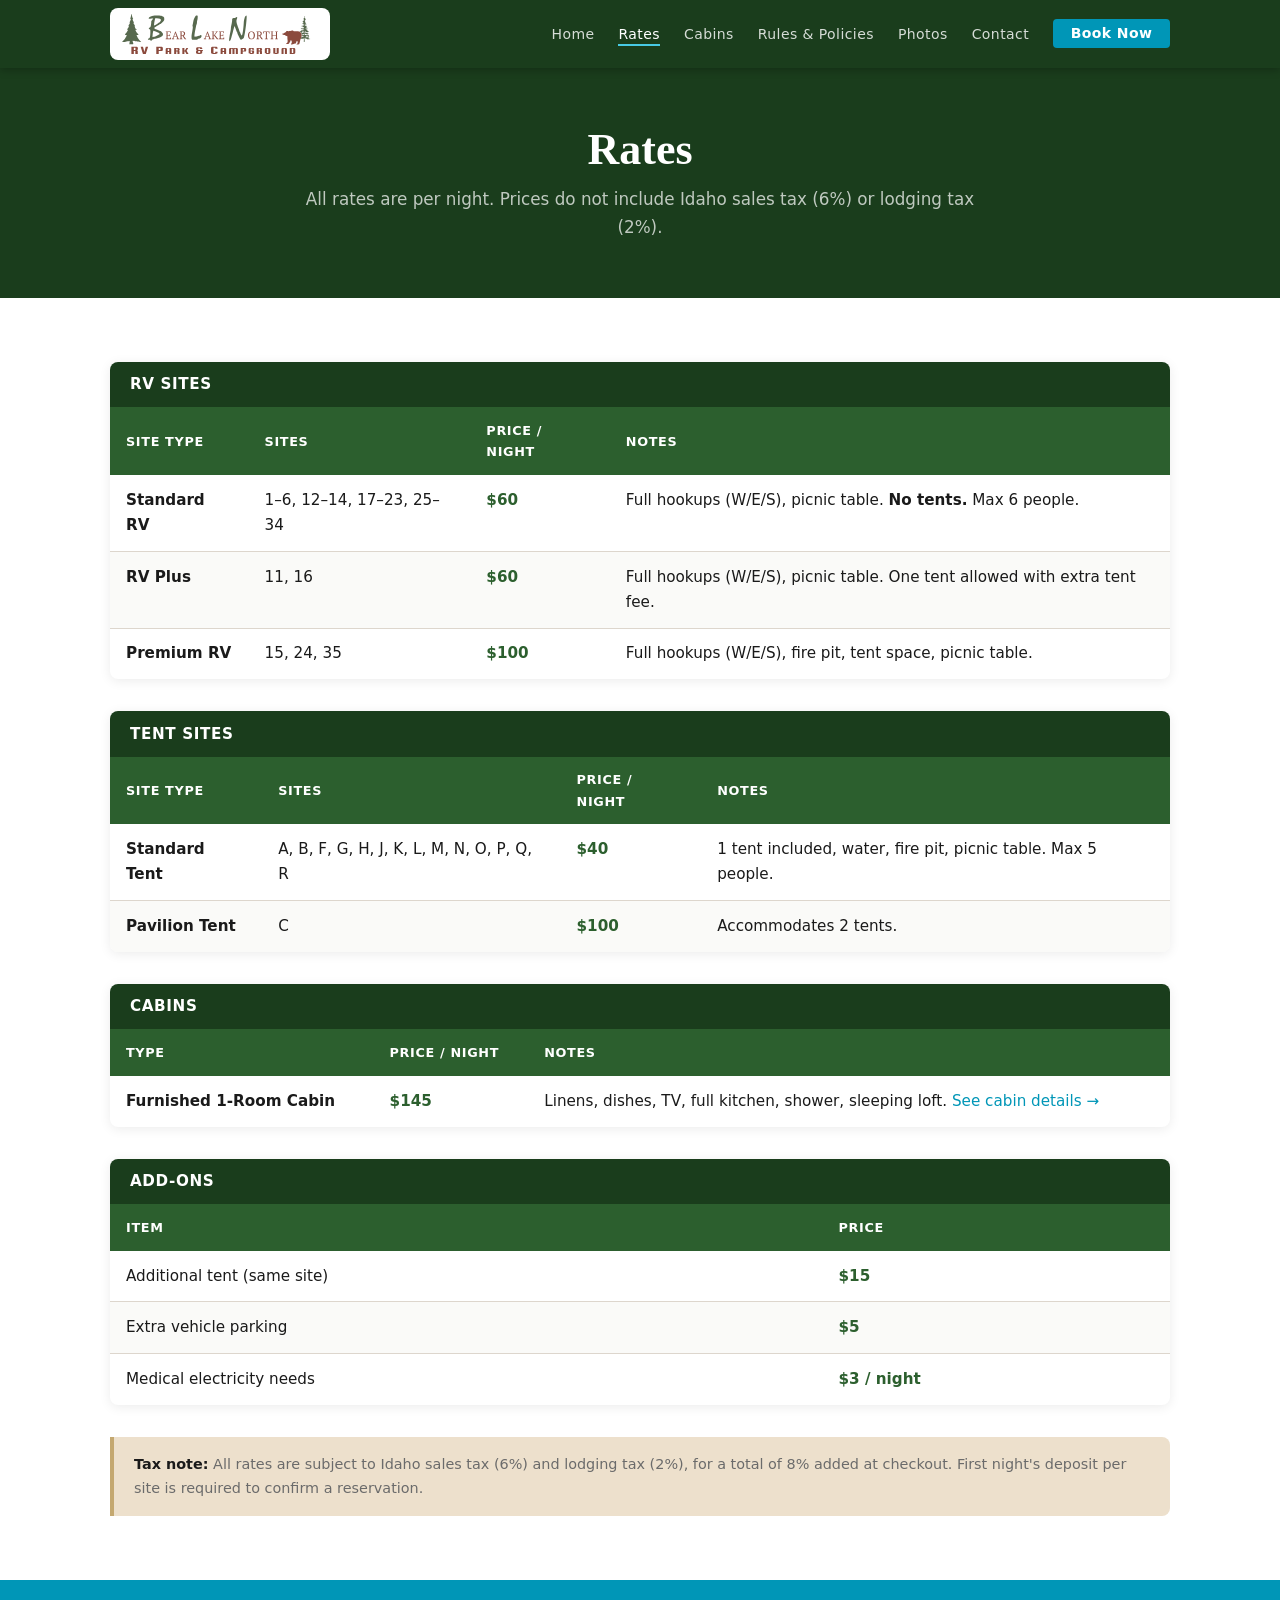
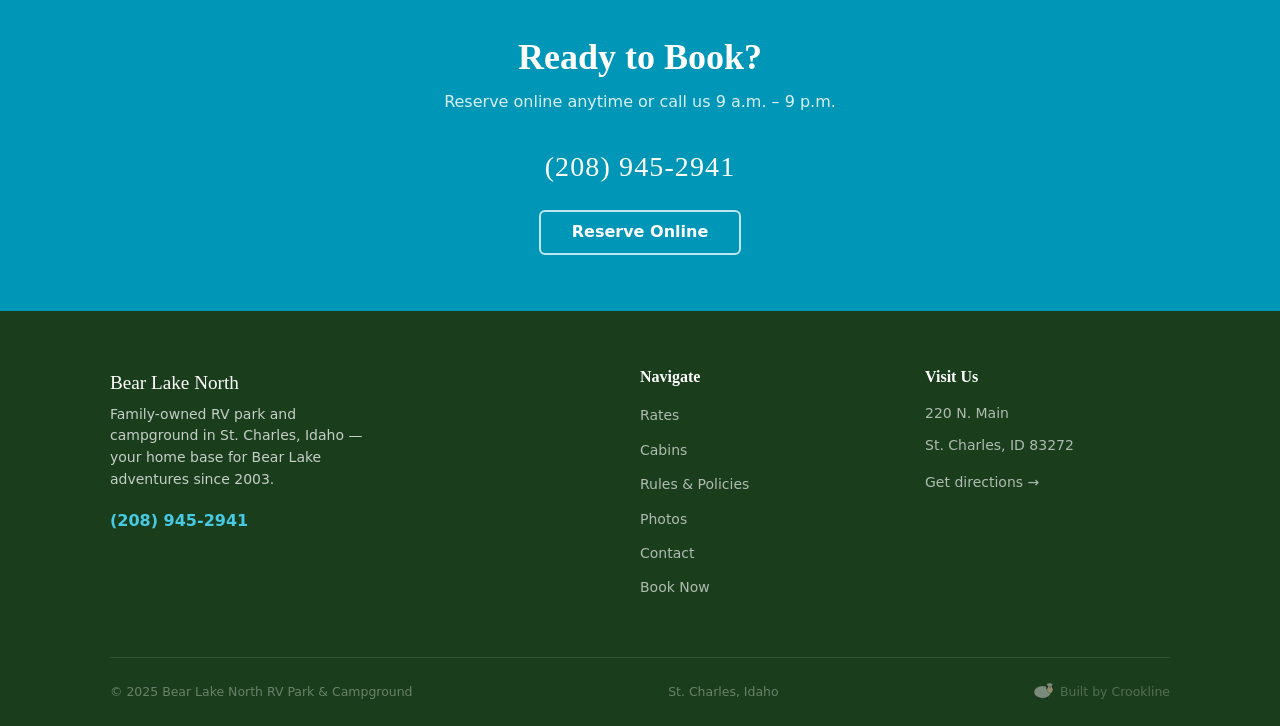
<file: bearlakenorth/rates.html>
<!DOCTYPE html>
<html lang="en">
<head>
  <meta charset="UTF-8">
  <meta name="viewport" content="width=device-width, initial-scale=1.0">
  <title>Rates — Bear Lake North RV Park &amp; Campground</title>
  <meta name="description" content="Current camping rates for RV sites, tent sites, and furnished cabins at Bear Lake North in St. Charles, Idaho.">
  <link rel="stylesheet" href="style.css">
</head>
<body>

<header>
  <nav class="nav-inner">
    <a href="index.html" class="nav-logo">
      <img src="images/BLNlogo.svg" alt="Bear Lake North RV Park &amp; Campground">
    </a>
    <ul class="nav-links" id="navLinks">
      <li><a href="index.html">Home</a></li>
      <li><a href="rates.html" aria-current="page">Rates</a></li>
      <li><a href="cabins.html">Cabins</a></li>
      <li><a href="rules.html">Rules &amp; Policies</a></li>
      <li><a href="photos.html">Photos</a></li>
      <li><a href="contact.html">Contact</a></li>
      <li><a href="book.html" class="nav-book">Book Now</a></li>
    </ul>
    <button class="nav-toggle" aria-label="Toggle navigation" onclick="document.getElementById('navLinks').classList.toggle('open')">
      <span></span><span></span><span></span>
    </button>
  </nav>
</header>

<div class="page-hero">
  <div class="container">
    <h1>Rates</h1>
    <p>All rates are per night. Prices do not include Idaho sales tax (6%) or lodging tax (2%).</p>
  </div>
</div>

<section class="bg-white">
  <div class="container">

    <!-- RV SITES -->
    <div class="table-wrap">
      <h3>RV Sites</h3>
      <table>
        <thead>
          <tr>
            <th>Site Type</th>
            <th>Sites</th>
            <th>Price / Night</th>
            <th>Notes</th>
          </tr>
        </thead>
        <tbody>
          <tr>
            <td><strong>Standard RV</strong></td>
            <td>1–6, 12–14, 17–23, 25–34</td>
            <td class="price">$60</td>
            <td>Full hookups (W/E/S), picnic table. <strong>No tents.</strong> Max 6 people.</td>
          </tr>
          <tr>
            <td><strong>RV Plus</strong></td>
            <td>11, 16</td>
            <td class="price">$60</td>
            <td>Full hookups (W/E/S), picnic table. One tent allowed with extra tent fee.</td>
          </tr>
          <tr>
            <td><strong>Premium RV</strong></td>
            <td>15, 24, 35</td>
            <td class="price">$100</td>
            <td>Full hookups (W/E/S), fire pit, tent space, picnic table.</td>
          </tr>
        </tbody>
      </table>
    </div>

    <!-- TENT SITES -->
    <div class="table-wrap">
      <h3>Tent Sites</h3>
      <table>
        <thead>
          <tr>
            <th>Site Type</th>
            <th>Sites</th>
            <th>Price / Night</th>
            <th>Notes</th>
          </tr>
        </thead>
        <tbody>
          <tr>
            <td><strong>Standard Tent</strong></td>
            <td>A, B, F, G, H, J, K, L, M, N, O, P, Q, R</td>
            <td class="price">$40</td>
            <td>1 tent included, water, fire pit, picnic table. Max 5 people.</td>
          </tr>
          <tr>
            <td><strong>Pavilion Tent</strong></td>
            <td>C</td>
            <td class="price">$100</td>
            <td>Accommodates 2 tents.</td>
          </tr>
        </tbody>
      </table>
    </div>

    <!-- CABINS -->
    <div class="table-wrap">
      <h3>Cabins</h3>
      <table>
        <thead>
          <tr>
            <th>Type</th>
            <th>Price / Night</th>
            <th>Notes</th>
          </tr>
        </thead>
        <tbody>
          <tr>
            <td><strong>Furnished 1-Room Cabin</strong></td>
            <td class="price">$145</td>
            <td>Linens, dishes, TV, full kitchen, shower, sleeping loft. <a href="cabins.html" style="color:var(--blue);">See cabin details →</a></td>
          </tr>
        </tbody>
      </table>
    </div>

    <!-- ADD-ONS -->
    <div class="table-wrap">
      <h3>Add-Ons</h3>
      <table>
        <thead>
          <tr>
            <th>Item</th>
            <th>Price</th>
          </tr>
        </thead>
        <tbody>
          <tr>
            <td>Additional tent (same site)</td>
            <td class="price">$15</td>
          </tr>
          <tr>
            <td>Extra vehicle parking</td>
            <td class="price">$5</td>
          </tr>
          <tr>
            <td>Medical electricity needs</td>
            <td class="price">$3 / night</td>
          </tr>
        </tbody>
      </table>
    </div>

    <div class="notice">
      <strong>Tax note:</strong> All rates are subject to Idaho sales tax (6%) and lodging tax (2%), for a total of 8% added at checkout. First night's deposit per site is required to confirm a reservation.
    </div>

  </div>
</section>

<div class="cta-band">
  <div class="container">
    <h2>Ready to Book?</h2>
    <p>Reserve online anytime or call us 9 a.m. – 9 p.m.</p>
    <a class="phone" href="tel:2089452941">(208) 945-2941</a>
    <div class="flex-wrap-center">
      <a href="book.html" class="btn btn-outline">Reserve Online</a>
    </div>
  </div>
</div>

<footer>
  <div class="container">
    <div class="footer-grid">
      <div class="footer-brand">
        <span class="name">Bear Lake North</span>
        <p>Family-owned RV park and campground in St. Charles, Idaho — your home base for Bear Lake adventures since 2003.</p>
        <a href="tel:2089452941" class="footer-phone">(208) 945-2941</a>
      </div>
      <div>
        <h4>Navigate</h4>
        <ul>
          <li><a href="rates.html">Rates</a></li>
          <li><a href="cabins.html">Cabins</a></li>
          <li><a href="rules.html">Rules &amp; Policies</a></li>
          <li><a href="photos.html">Photos</a></li>
          <li><a href="contact.html">Contact</a></li>
          <li><a href="book.html">Book Now</a></li>
        </ul>
      </div>
      <div>
        <h4>Visit Us</h4>
        <ul>
          <li style="color:rgba(255,255,255,0.65);font-size:0.875rem;">220 N. Main</li>
          <li style="color:rgba(255,255,255,0.65);font-size:0.875rem;">St. Charles, ID 83272</li>
          <li style="margin-top:0.75rem;"><a href="contact.html">Get directions →</a></li>
        </ul>
      </div>
    </div>
    <div class="footer-bottom">
      <span>&copy; 2025 Bear Lake North RV Park &amp; Campground</span>
      <span>St. Charles, Idaho</span>
      <a href="https://crookline.com" class="built-by">
        <img src="images/sheep.svg" alt="" />Built by Crookline
      </a>
    </div>
  </div>
</footer>

</body>
</html>
</file>
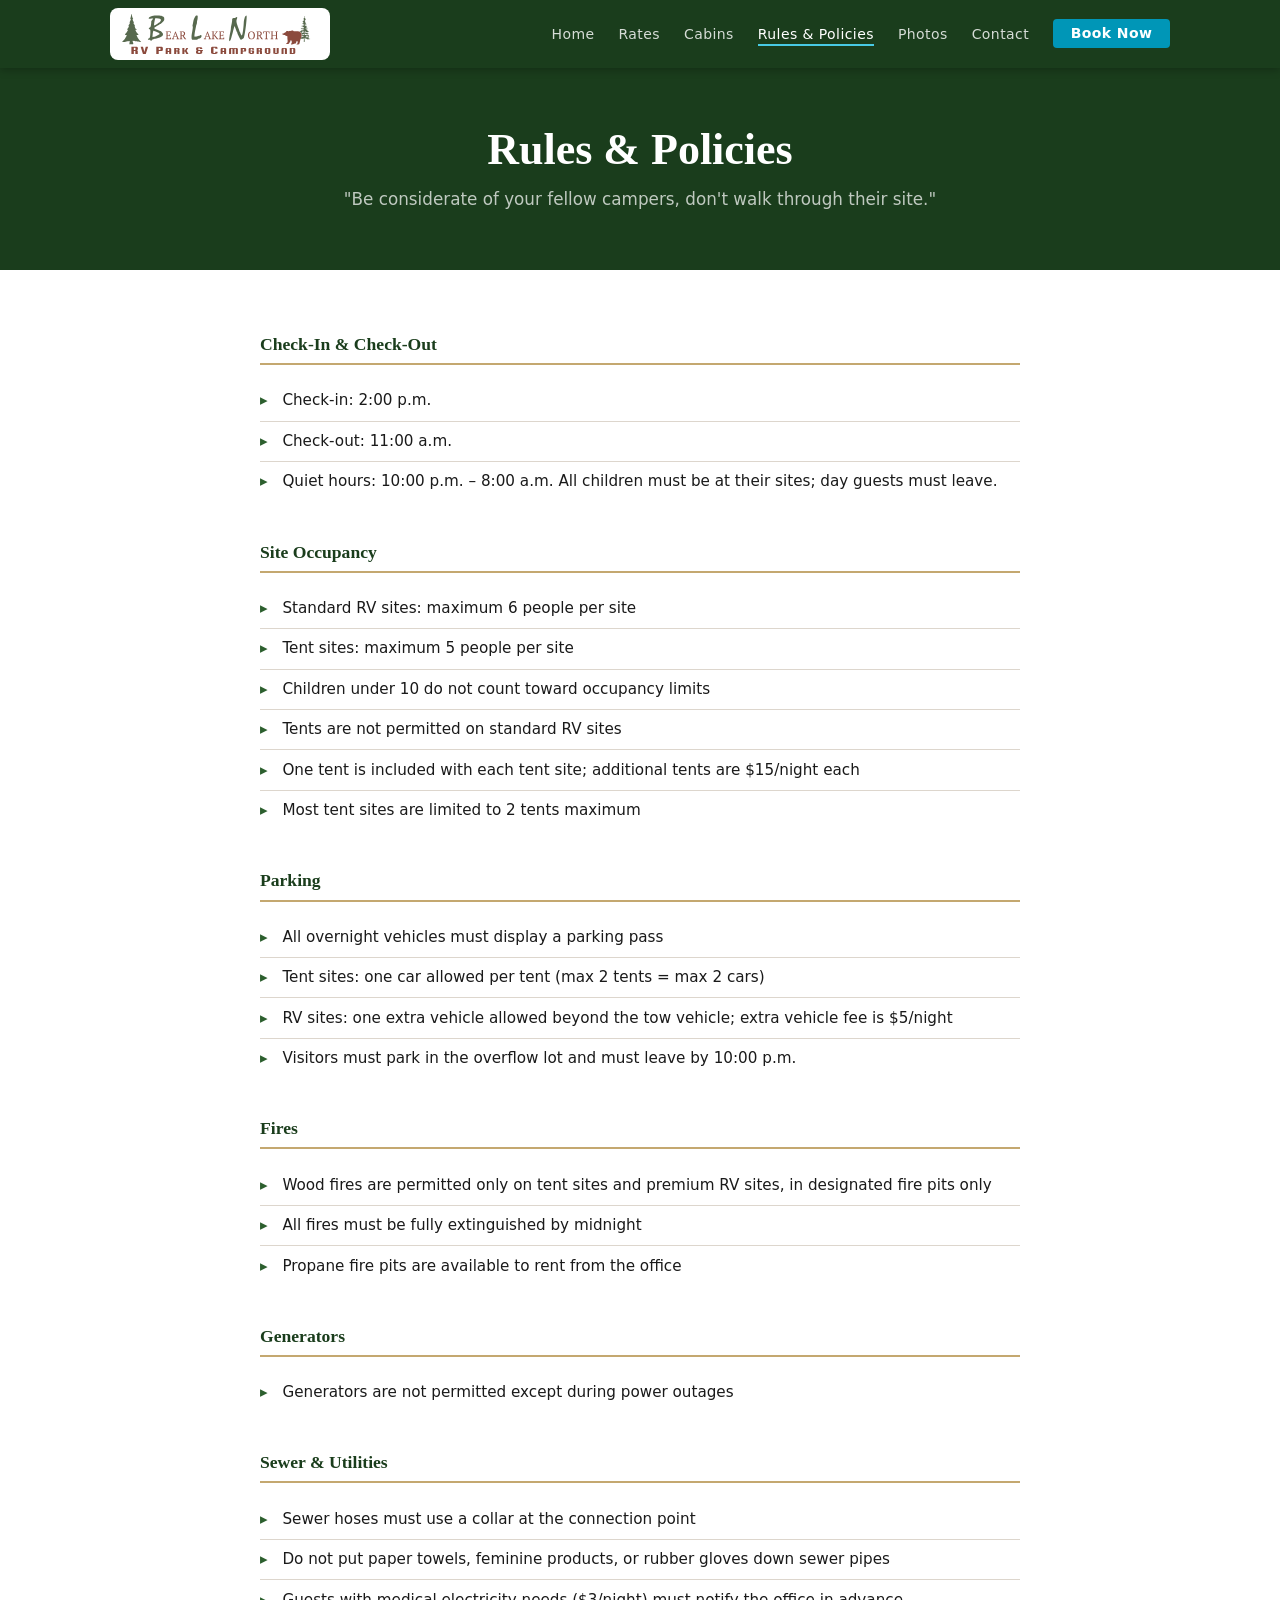
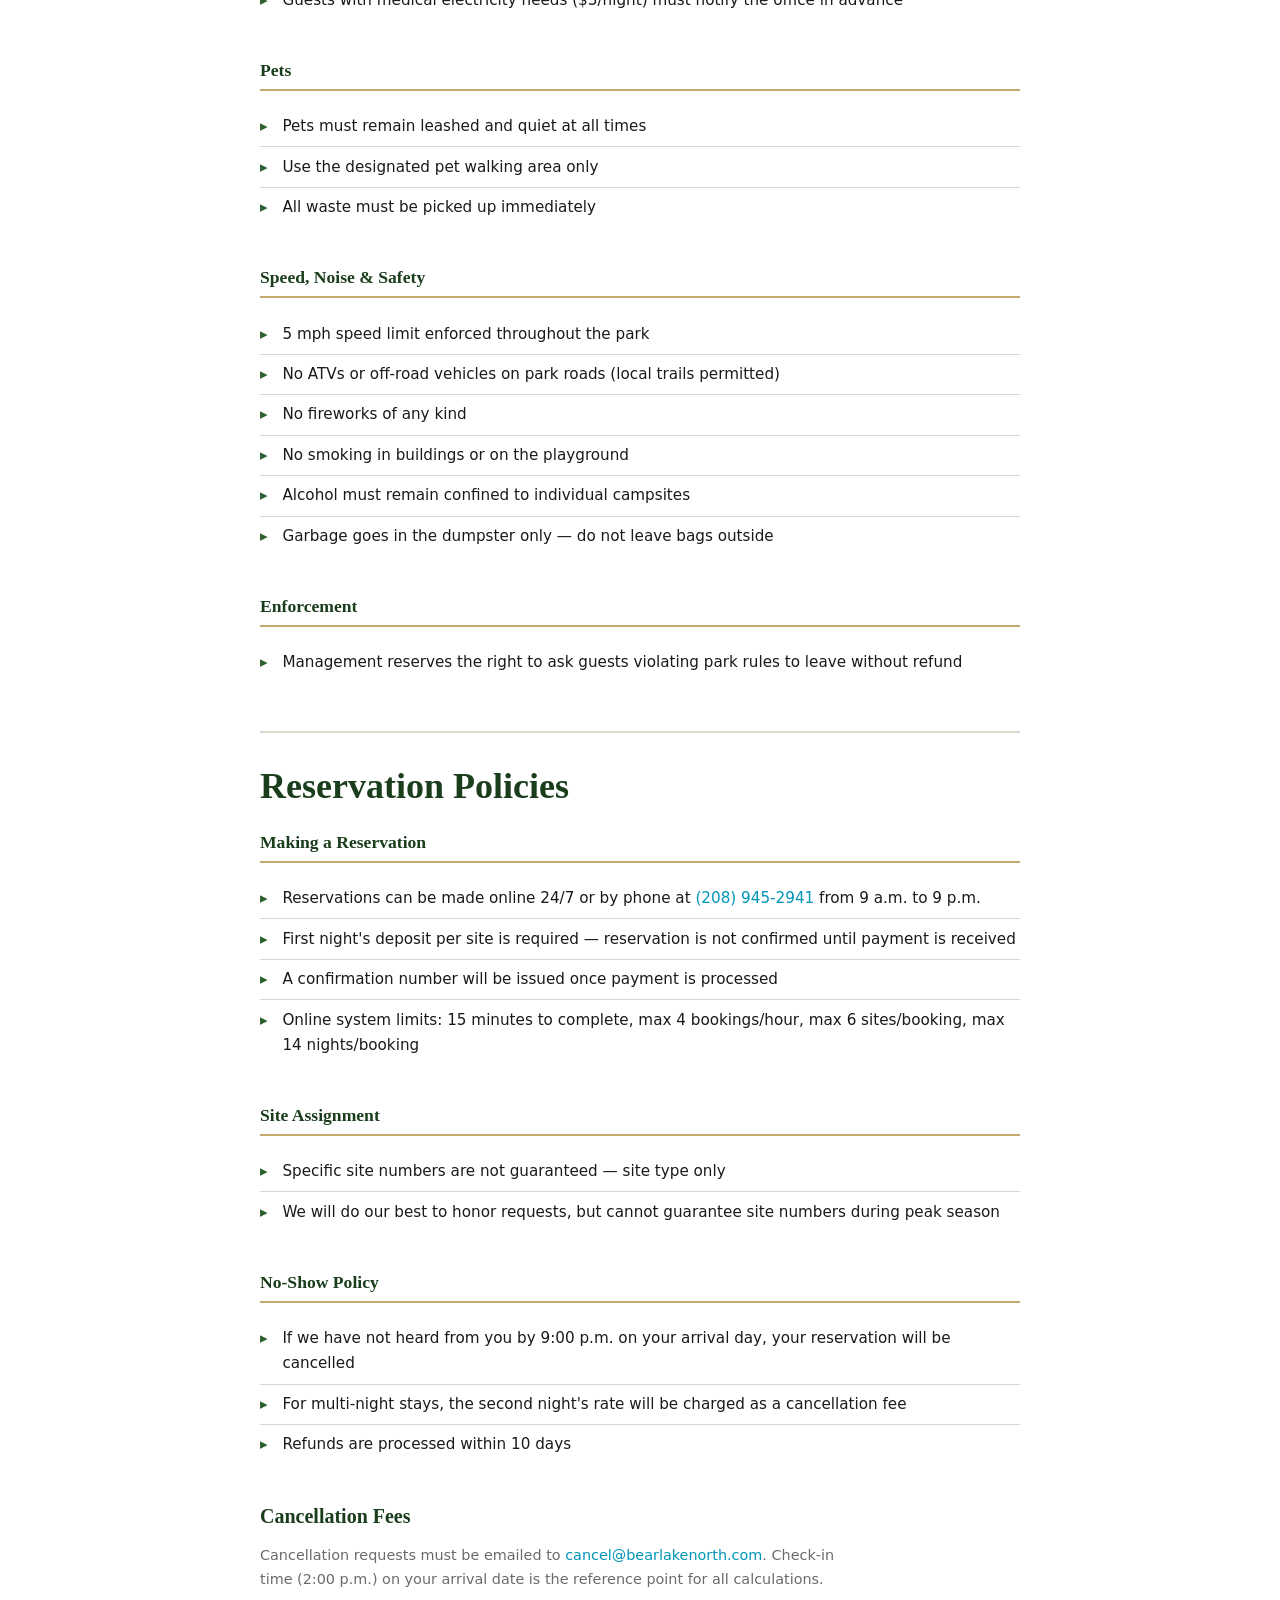
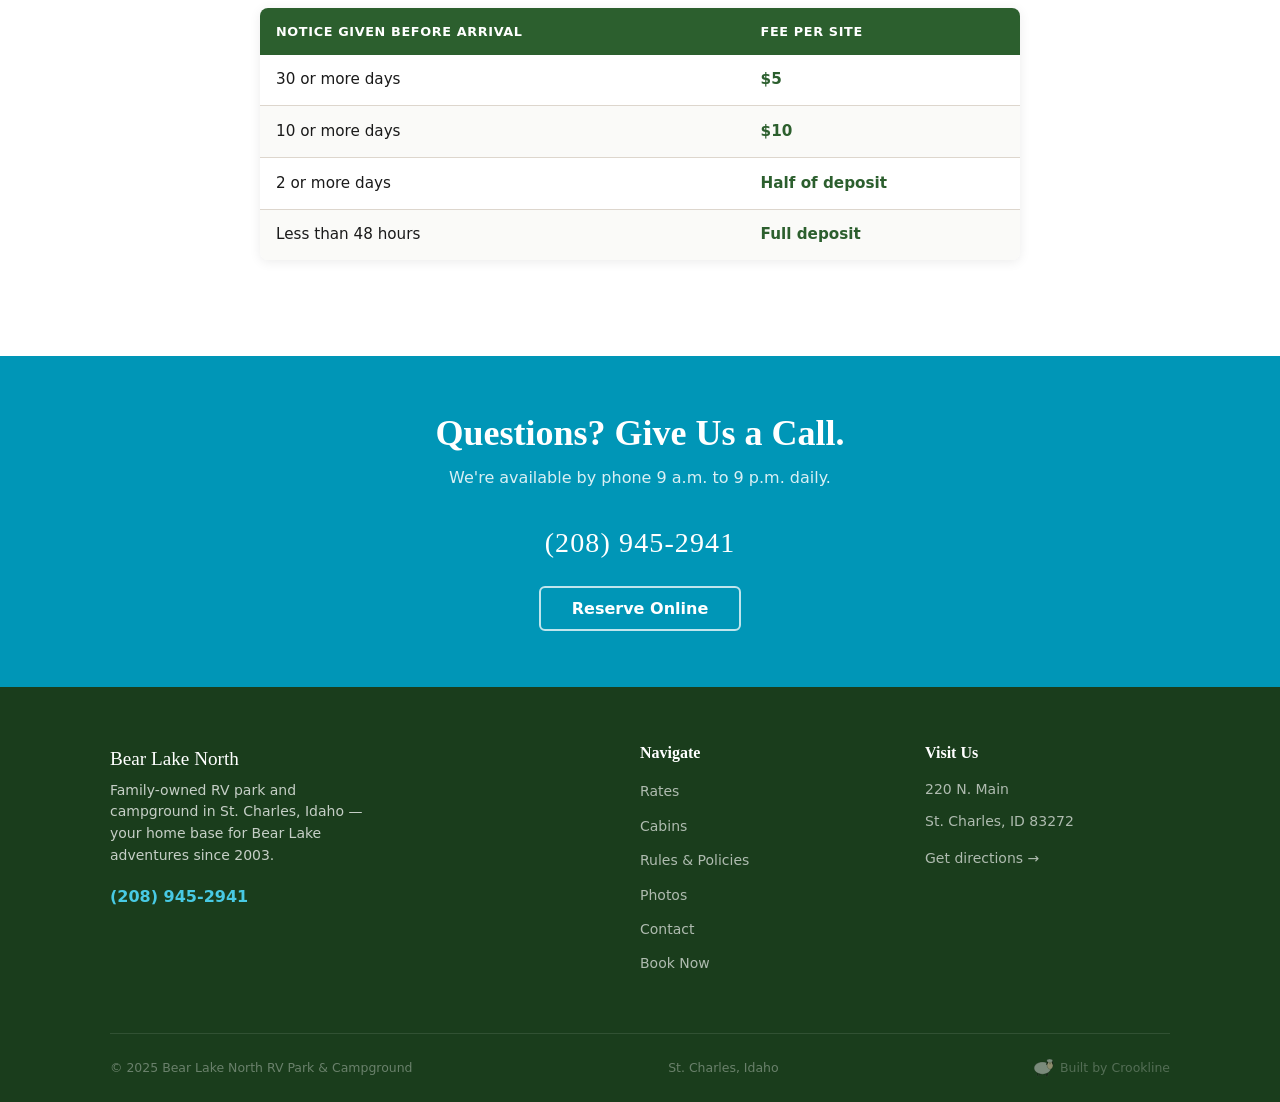
<file: bearlakenorth/rules.html>
<!DOCTYPE html>
<html lang="en">
<head>
  <meta charset="UTF-8">
  <meta name="viewport" content="width=device-width, initial-scale=1.0">
  <title>Rules &amp; Policies — Bear Lake North RV Park &amp; Campground</title>
  <meta name="description" content="Park rules, reservation policies, and cancellation fees for Bear Lake North RV Park &amp; Campground in St. Charles, Idaho.">
  <link rel="stylesheet" href="style.css">
</head>
<body>

<header>
  <nav class="nav-inner">
    <a href="index.html" class="nav-logo">
      <img src="images/BLNlogo.svg" alt="Bear Lake North RV Park &amp; Campground">
    </a>
    <ul class="nav-links" id="navLinks">
      <li><a href="index.html">Home</a></li>
      <li><a href="rates.html">Rates</a></li>
      <li><a href="cabins.html">Cabins</a></li>
      <li><a href="rules.html" aria-current="page">Rules &amp; Policies</a></li>
      <li><a href="photos.html">Photos</a></li>
      <li><a href="contact.html">Contact</a></li>
      <li><a href="book.html" class="nav-book">Book Now</a></li>
    </ul>
    <button class="nav-toggle" aria-label="Toggle navigation" onclick="document.getElementById('navLinks').classList.toggle('open')">
      <span></span><span></span><span></span>
    </button>
  </nav>
</header>

<div class="page-hero">
  <div class="container">
    <h1>Rules &amp; Policies</h1>
    <p>"Be considerate of your fellow campers, don't walk through their site."</p>
  </div>
</div>

<section class="bg-white">
  <div class="container" style="max-width:800px;">

    <div class="rules-group">
      <h3>Check-In &amp; Check-Out</h3>
      <ul>
        <li>Check-in: 2:00 p.m.</li>
        <li>Check-out: 11:00 a.m.</li>
        <li>Quiet hours: 10:00 p.m. – 8:00 a.m. All children must be at their sites; day guests must leave.</li>
      </ul>
    </div>

    <div class="rules-group">
      <h3>Site Occupancy</h3>
      <ul>
        <li>Standard RV sites: maximum 6 people per site</li>
        <li>Tent sites: maximum 5 people per site</li>
        <li>Children under 10 do not count toward occupancy limits</li>
        <li>Tents are not permitted on standard RV sites</li>
        <li>One tent is included with each tent site; additional tents are $15/night each</li>
        <li>Most tent sites are limited to 2 tents maximum</li>
      </ul>
    </div>

    <div class="rules-group">
      <h3>Parking</h3>
      <ul>
        <li>All overnight vehicles must display a parking pass</li>
        <li>Tent sites: one car allowed per tent (max 2 tents = max 2 cars)</li>
        <li>RV sites: one extra vehicle allowed beyond the tow vehicle; extra vehicle fee is $5/night</li>
        <li>Visitors must park in the overflow lot and must leave by 10:00 p.m.</li>
      </ul>
    </div>

    <div class="rules-group">
      <h3>Fires</h3>
      <ul>
        <li>Wood fires are permitted only on tent sites and premium RV sites, in designated fire pits only</li>
        <li>All fires must be fully extinguished by midnight</li>
        <li>Propane fire pits are available to rent from the office</li>
      </ul>
    </div>

    <div class="rules-group">
      <h3>Generators</h3>
      <ul>
        <li>Generators are not permitted except during power outages</li>
      </ul>
    </div>

    <div class="rules-group">
      <h3>Sewer &amp; Utilities</h3>
      <ul>
        <li>Sewer hoses must use a collar at the connection point</li>
        <li>Do not put paper towels, feminine products, or rubber gloves down sewer pipes</li>
        <li>Guests with medical electricity needs ($3/night) must notify the office in advance</li>
      </ul>
    </div>

    <div class="rules-group">
      <h3>Pets</h3>
      <ul>
        <li>Pets must remain leashed and quiet at all times</li>
        <li>Use the designated pet walking area only</li>
        <li>All waste must be picked up immediately</li>
      </ul>
    </div>

    <div class="rules-group">
      <h3>Speed, Noise &amp; Safety</h3>
      <ul>
        <li>5 mph speed limit enforced throughout the park</li>
        <li>No ATVs or off-road vehicles on park roads (local trails permitted)</li>
        <li>No fireworks of any kind</li>
        <li>No smoking in buildings or on the playground</li>
        <li>Alcohol must remain confined to individual campsites</li>
        <li>Garbage goes in the dumpster only — do not leave bags outside</li>
      </ul>
    </div>

    <div class="rules-group">
      <h3>Enforcement</h3>
      <ul>
        <li>Management reserves the right to ask guests violating park rules to leave without refund</li>
      </ul>
    </div>

    <!-- RESERVATION POLICIES -->
    <h2 style="margin-top:3rem;margin-bottom:1.5rem;padding-top:2rem;border-top:2px solid var(--border);">Reservation Policies</h2>

    <div class="rules-group">
      <h3>Making a Reservation</h3>
      <ul>
        <li>Reservations can be made online 24/7 or by phone at <a href="tel:2089452941" style="color:var(--blue);">(208) 945-2941</a> from 9 a.m. to 9 p.m.</li>
        <li>First night's deposit per site is required — reservation is not confirmed until payment is received</li>
        <li>A confirmation number will be issued once payment is processed</li>
        <li>Online system limits: 15 minutes to complete, max 4 bookings/hour, max 6 sites/booking, max 14 nights/booking</li>
      </ul>
    </div>

    <div class="rules-group">
      <h3>Site Assignment</h3>
      <ul>
        <li>Specific site numbers are not guaranteed — site type only</li>
        <li>We will do our best to honor requests, but cannot guarantee site numbers during peak season</li>
      </ul>
    </div>

    <div class="rules-group">
      <h3>No-Show Policy</h3>
      <ul>
        <li>If we have not heard from you by 9:00 p.m. on your arrival day, your reservation will be cancelled</li>
        <li>For multi-night stays, the second night's rate will be charged as a cancellation fee</li>
        <li>Refunds are processed within 10 days</li>
      </ul>
    </div>

    <!-- CANCELLATION TABLE -->
    <h3 style="margin-top:2rem;margin-bottom:1rem;color:var(--green-dark);">Cancellation Fees</h3>
    <p style="margin-bottom:1rem;color:var(--text-muted);font-size:0.9rem;">Cancellation requests must be emailed to <a href="mailto:cancel@bearlakenorth.com" style="color:var(--blue);">cancel@bearlakenorth.com</a>. Check-in time (2:00 p.m.) on your arrival date is the reference point for all calculations.</p>
    <div class="table-wrap" style="margin-top:0;">
      <table>
        <thead>
          <tr>
            <th>Notice Given Before Arrival</th>
            <th>Fee Per Site</th>
          </tr>
        </thead>
        <tbody>
          <tr>
            <td>30 or more days</td>
            <td class="price">$5</td>
          </tr>
          <tr>
            <td>10 or more days</td>
            <td class="price">$10</td>
          </tr>
          <tr>
            <td>2 or more days</td>
            <td class="price">Half of deposit</td>
          </tr>
          <tr>
            <td>Less than 48 hours</td>
            <td class="price">Full deposit</td>
          </tr>
        </tbody>
      </table>
    </div>

  </div>
</section>

<div class="cta-band">
  <div class="container">
    <h2>Questions? Give Us a Call.</h2>
    <p>We're available by phone 9 a.m. to 9 p.m. daily.</p>
    <a class="phone" href="tel:2089452941">(208) 945-2941</a>
    <div class="flex-wrap-center">
      <a href="book.html" class="btn btn-outline">Reserve Online</a>
    </div>
  </div>
</div>

<footer>
  <div class="container">
    <div class="footer-grid">
      <div class="footer-brand">
        <span class="name">Bear Lake North</span>
        <p>Family-owned RV park and campground in St. Charles, Idaho — your home base for Bear Lake adventures since 2003.</p>
        <a href="tel:2089452941" class="footer-phone">(208) 945-2941</a>
      </div>
      <div>
        <h4>Navigate</h4>
        <ul>
          <li><a href="rates.html">Rates</a></li>
          <li><a href="cabins.html">Cabins</a></li>
          <li><a href="rules.html">Rules &amp; Policies</a></li>
          <li><a href="photos.html">Photos</a></li>
          <li><a href="contact.html">Contact</a></li>
          <li><a href="book.html">Book Now</a></li>
        </ul>
      </div>
      <div>
        <h4>Visit Us</h4>
        <ul>
          <li style="color:rgba(255,255,255,0.65);font-size:0.875rem;">220 N. Main</li>
          <li style="color:rgba(255,255,255,0.65);font-size:0.875rem;">St. Charles, ID 83272</li>
          <li style="margin-top:0.75rem;"><a href="contact.html">Get directions →</a></li>
        </ul>
      </div>
    </div>
    <div class="footer-bottom">
      <span>&copy; 2025 Bear Lake North RV Park &amp; Campground</span>
      <span>St. Charles, Idaho</span>
      <a href="https://crookline.com" class="built-by">
        <img src="images/sheep.svg" alt="" />Built by Crookline
      </a>
    </div>
  </div>
</footer>

</body>
</html>
</file>
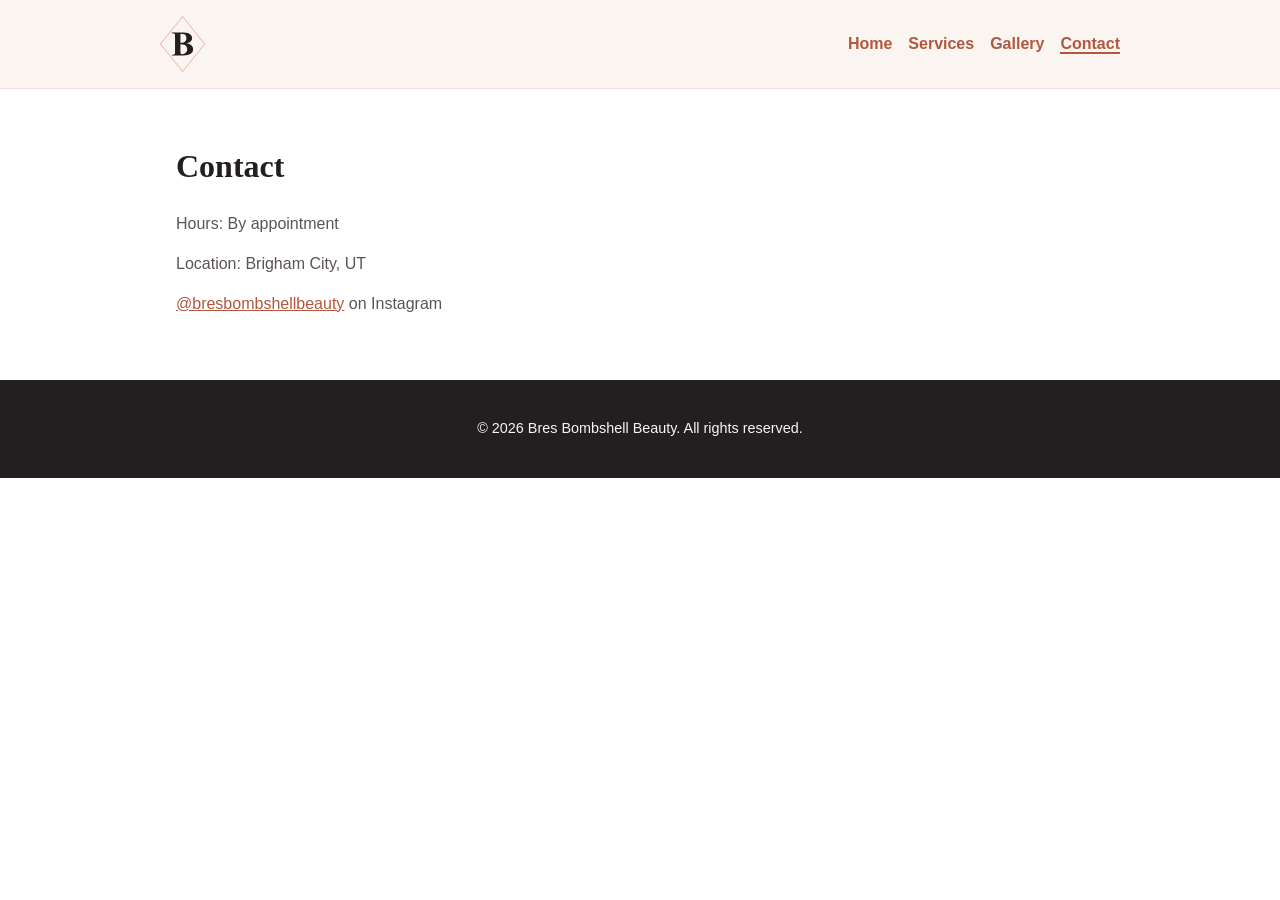
<file: bresbombshellbeauty/contact.html>
<!DOCTYPE html>
<html lang="en">
<head>
  <meta charset="UTF-8">
  <meta name="viewport" content="width=device-width, initial-scale=1.0">
  <title>Contact | Bres Bombshell Beauty</title>
  <link rel="stylesheet" href="style.css">
</head>
<body>

  <header class="site-header">
    <div class="nav-wrap">
      <a class="brand" href="index.html">
        <img class="brand-icon" src="images/logo-icon.svg" alt="Bre's Bombshell Beauty">
      </a>
      <nav>
        <ul class="site-nav">
          <li><a href="index.html">Home</a></li>
          <li><a href="services.html">Services</a></li>
          <li><a href="gallery.html">Gallery</a></li>
          <li><a href="contact.html" aria-current="page">Contact</a></li>
        </ul>
      </nav>
    </div>
  </header>

  <main>
    <h1>Contact</h1>

    <section class="contact-info">
      <p>Hours: By appointment</p>
      <p>Location: Brigham City, UT</p>
      <p><a href="https://www.instagram.com/bresbombshellbeauty" target="_blank" rel="noopener">@bresbombshellbeauty</a> on Instagram</p>
    </section>
  </main>

  <footer class="site-footer">
    <p>&copy; 2026 Bres Bombshell Beauty. All rights reserved.</p>
  </footer>

</body>
</html>
</file>
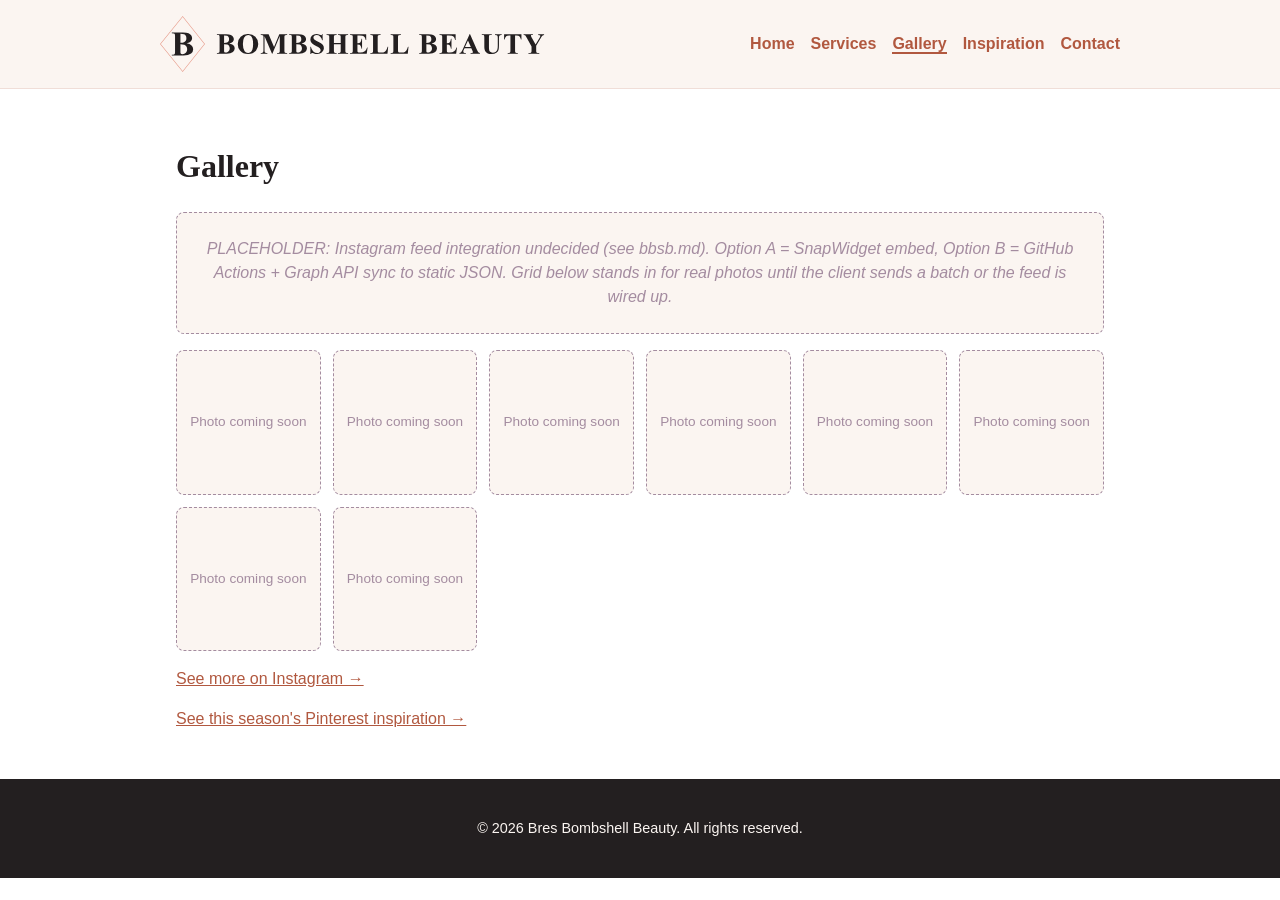
<file: bresbombshellbeauty/gallery.html>
<!DOCTYPE html>
<html lang="en">
<head>
  <meta charset="UTF-8">
  <meta name="viewport" content="width=device-width, initial-scale=1.0">
  <title>Gallery | Bres Bombshell Beauty</title>
  <link rel="stylesheet" href="style.css">
</head>
<body>

  <header class="site-header">
    <div class="nav-wrap">
      <a class="brand" href="index.html">
        <img class="brand-icon" src="images/logo-icon.svg" alt="Bre's Bombshell Beauty">
        <img class="brand-wordmark" src="images/logo-wordmark.svg" alt="" aria-hidden="true">
      </a>
      <button class="nav-toggle" aria-expanded="false" aria-controls="site-nav" aria-label="Toggle menu">
        <span></span><span></span><span></span>
      </button>
      <nav>
        <ul class="site-nav" id="site-nav">
          <li><a href="index.html">Home</a></li>
          <li><a href="services.html">Services</a></li>
          <li><a href="gallery.html" aria-current="page">Gallery</a></li>
          <li><a href="inspiration.html">Inspiration</a></li>
          <li><a href="contact.html">Contact</a></li>
        </ul>
      </nav>
    </div>
  </header>

  <main>
    <h1>Gallery</h1>
    <p class="placeholder">
      PLACEHOLDER: Instagram feed integration undecided (see bbsb.md).
      Option A = SnapWidget embed, Option B = GitHub Actions + Graph API sync to static JSON.
      Grid below stands in for real photos until the client sends a batch or the feed is wired up.
    </p>

    <div class="gallery-grid">
      <div class="tile">Photo coming soon</div>
      <div class="tile">Photo coming soon</div>
      <div class="tile">Photo coming soon</div>
      <div class="tile">Photo coming soon</div>
      <div class="tile">Photo coming soon</div>
      <div class="tile">Photo coming soon</div>
      <div class="tile">Photo coming soon</div>
      <div class="tile">Photo coming soon</div>
    </div>

    <p><a href="https://www.instagram.com/bresbombshellbeauty" target="_blank" rel="noopener">See more on Instagram &rarr;</a></p>

    <p><a href="inspiration.html">See this season's Pinterest inspiration &rarr;</a></p>
  </main>

  <footer class="site-footer">
    <p>&copy; 2026 Bres Bombshell Beauty. All rights reserved.</p>
  </footer>

  <script src="nav.js"></script>
</body>
</html>
</file>
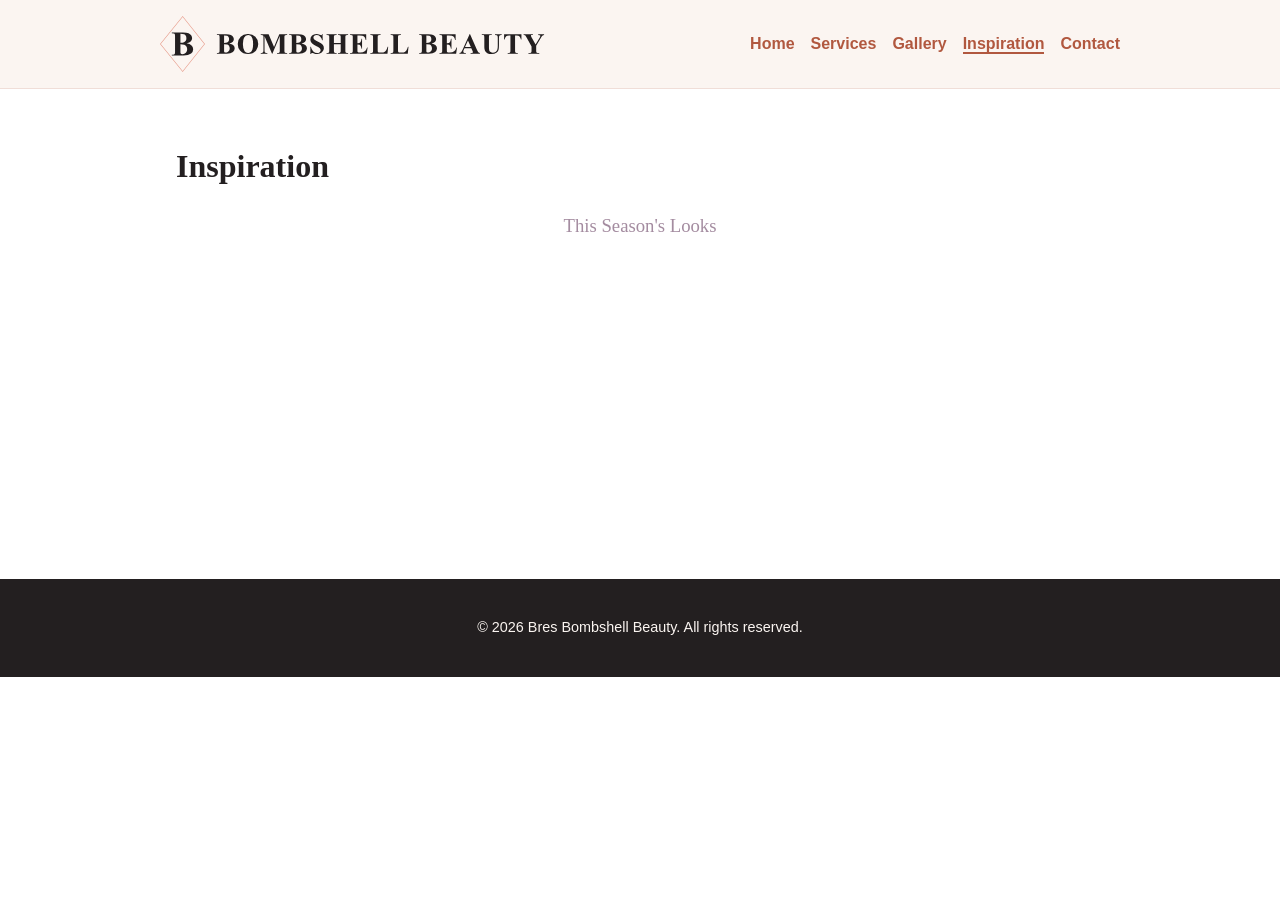
<file: bresbombshellbeauty/inspiration.html>
<!DOCTYPE html>
<html lang="en">
<head>
  <meta charset="UTF-8">
  <meta name="viewport" content="width=device-width, initial-scale=1.0">
  <title>Inspiration | Bres Bombshell Beauty</title>
  <link rel="stylesheet" href="style.css">
</head>
<body>

  <header class="site-header">
    <div class="nav-wrap">
      <a class="brand" href="index.html">
        <img class="brand-icon" src="images/logo-icon.svg" alt="Bre's Bombshell Beauty">
        <img class="brand-wordmark" src="images/logo-wordmark.svg" alt="" aria-hidden="true">
      </a>
      <button class="nav-toggle" aria-expanded="false" aria-controls="site-nav" aria-label="Toggle menu">
        <span></span><span></span><span></span>
      </button>
      <nav>
        <ul class="site-nav" id="site-nav">
          <li><a href="index.html">Home</a></li>
          <li><a href="services.html">Services</a></li>
          <li><a href="gallery.html">Gallery</a></li>
          <li><a href="inspiration.html" aria-current="page">Inspiration</a></li>
          <li><a href="contact.html">Contact</a></li>
        </ul>
      </nav>
    </div>
  </header>

  <main>
    <h1>Inspiration</h1>
    <section class="inspiration">
      <h3>This Season's Looks</h3>
      <!-- Populated by pinterest-inspiration.js — picks the board automatically
           based on the visitor's date. Set the Pinterest username/fallback
           board at the top of that file. -->
      <div id="pinterest-board-container" class="pinterest-board-container"></div>
    </section>
  </main>

  <footer class="site-footer">
    <p>&copy; 2026 Bres Bombshell Beauty. All rights reserved.</p>
  </footer>

  <script src="nav.js"></script>
  <script src="pinterest-inspiration.js"></script>
</body>
</html>
</file>
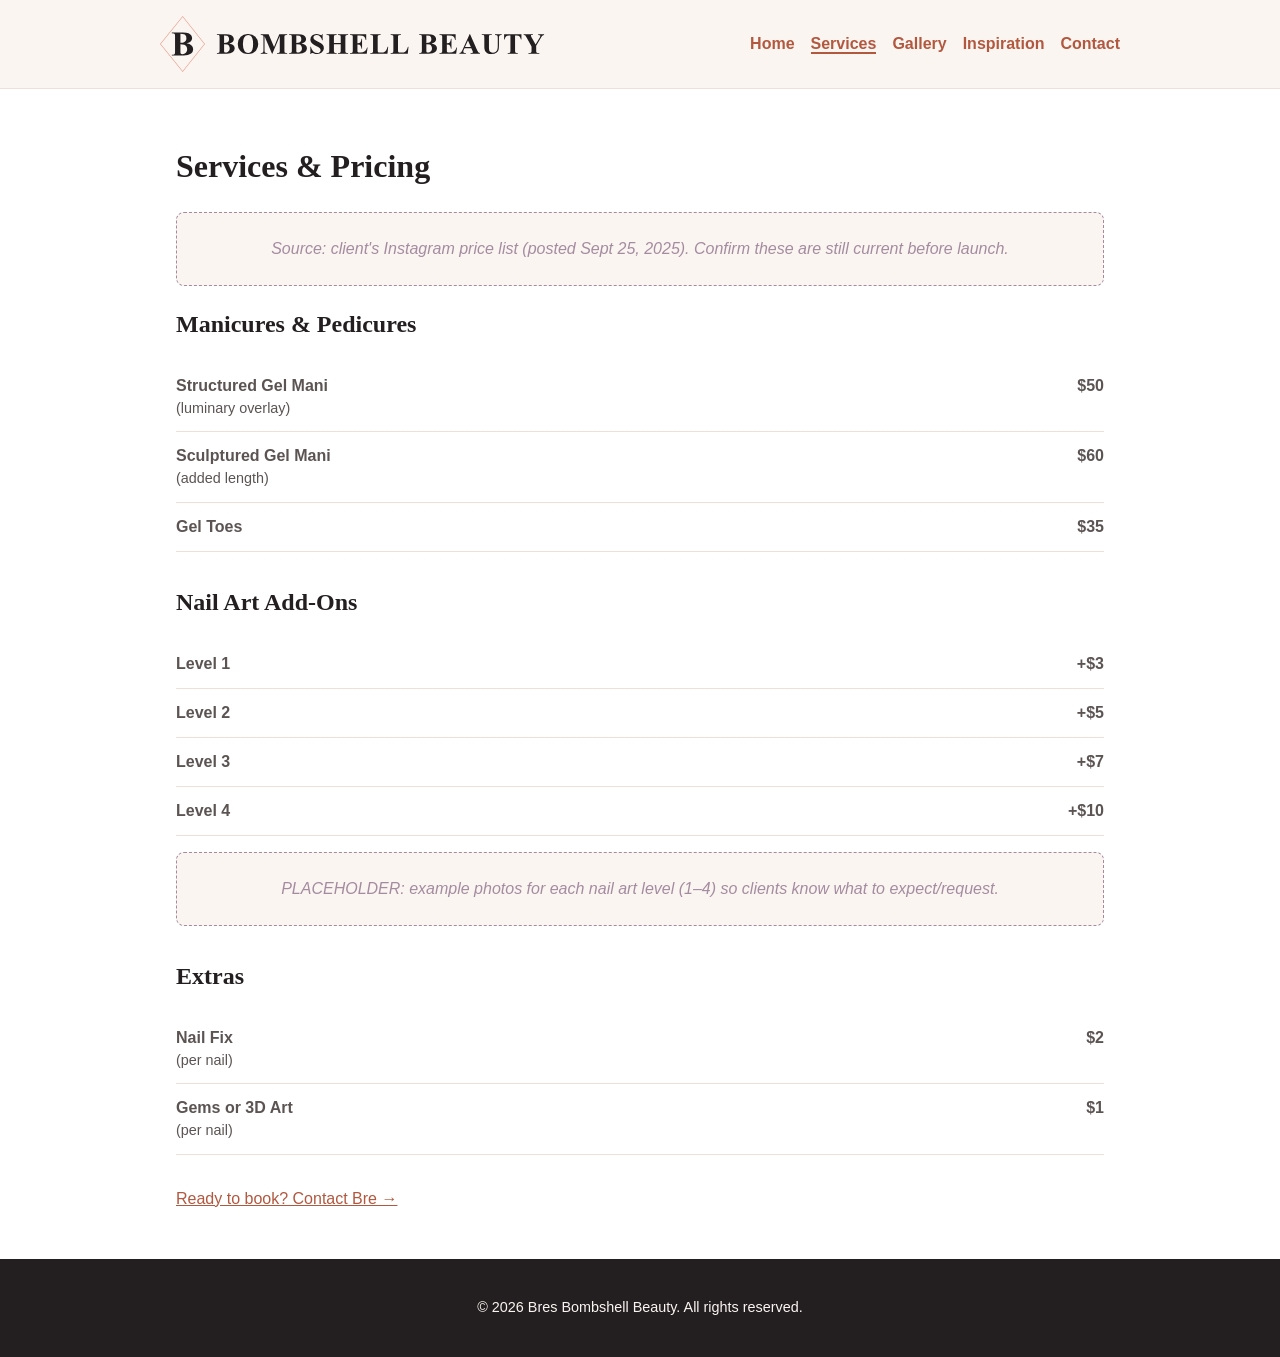
<file: bresbombshellbeauty/services.html>
<!DOCTYPE html>
<html lang="en">
<head>
  <meta charset="UTF-8">
  <meta name="viewport" content="width=device-width, initial-scale=1.0">
  <title>Services &amp; Pricing | Bres Bombshell Beauty</title>
  <link rel="stylesheet" href="style.css">
</head>
<body>

  <header class="site-header">
    <div class="nav-wrap">
      <a class="brand" href="index.html">
        <img class="brand-icon" src="images/logo-icon.svg" alt="Bre's Bombshell Beauty">
        <img class="brand-wordmark" src="images/logo-wordmark.svg" alt="" aria-hidden="true">
      </a>
      <button class="nav-toggle" aria-expanded="false" aria-controls="site-nav" aria-label="Toggle menu">
        <span></span><span></span><span></span>
      </button>
      <nav>
        <ul class="site-nav" id="site-nav">
          <li><a href="index.html">Home</a></li>
          <li><a href="services.html" aria-current="page">Services</a></li>
          <li><a href="gallery.html">Gallery</a></li>
          <li><a href="inspiration.html">Inspiration</a></li>
          <li><a href="contact.html">Contact</a></li>
        </ul>
      </nav>
    </div>
  </header>

  <main>
    <h1>Services &amp; Pricing</h1>
    <p class="placeholder">
      Source: client's Instagram price list (posted Sept 25, 2025). Confirm these are still current before launch.
    </p>

    <section class="price-group">
      <h2>Manicures &amp; Pedicures</h2>
      <div class="price-row">
        <span class="name">Structured Gel Mani <span class="note">(luminary overlay)</span></span>
        <span class="price">$50</span>
      </div>
      <div class="price-row">
        <span class="name">Sculptured Gel Mani <span class="note">(added length)</span></span>
        <span class="price">$60</span>
      </div>
      <div class="price-row">
        <span class="name">Gel Toes</span>
        <span class="price">$35</span>
      </div>
    </section>

    <section class="price-group">
      <h2>Nail Art Add-Ons</h2>
      <div class="price-row">
        <span class="name">Level 1</span>
        <span class="price">+$3</span>
      </div>
      <div class="price-row">
        <span class="name">Level 2</span>
        <span class="price">+$5</span>
      </div>
      <div class="price-row">
        <span class="name">Level 3</span>
        <span class="price">+$7</span>
      </div>
      <div class="price-row">
        <span class="name">Level 4</span>
        <span class="price">+$10</span>
      </div>
      <p class="placeholder">
        PLACEHOLDER: example photos for each nail art level (1–4) so clients know what to expect/request.
      </p>
    </section>

    <section class="price-group">
      <h2>Extras</h2>
      <div class="price-row">
        <span class="name">Nail Fix <span class="note">(per nail)</span></span>
        <span class="price">$2</span>
      </div>
      <div class="price-row">
        <span class="name">Gems or 3D Art <span class="note">(per nail)</span></span>
        <span class="price">$1</span>
      </div>
    </section>

    <p><a href="contact.html">Ready to book? Contact Bre &rarr;</a></p>
  </main>

  <footer class="site-footer">
    <p>&copy; 2026 Bres Bombshell Beauty. All rights reserved.</p>
  </footer>

  <script src="nav.js"></script>
</body>
</html>
</file>
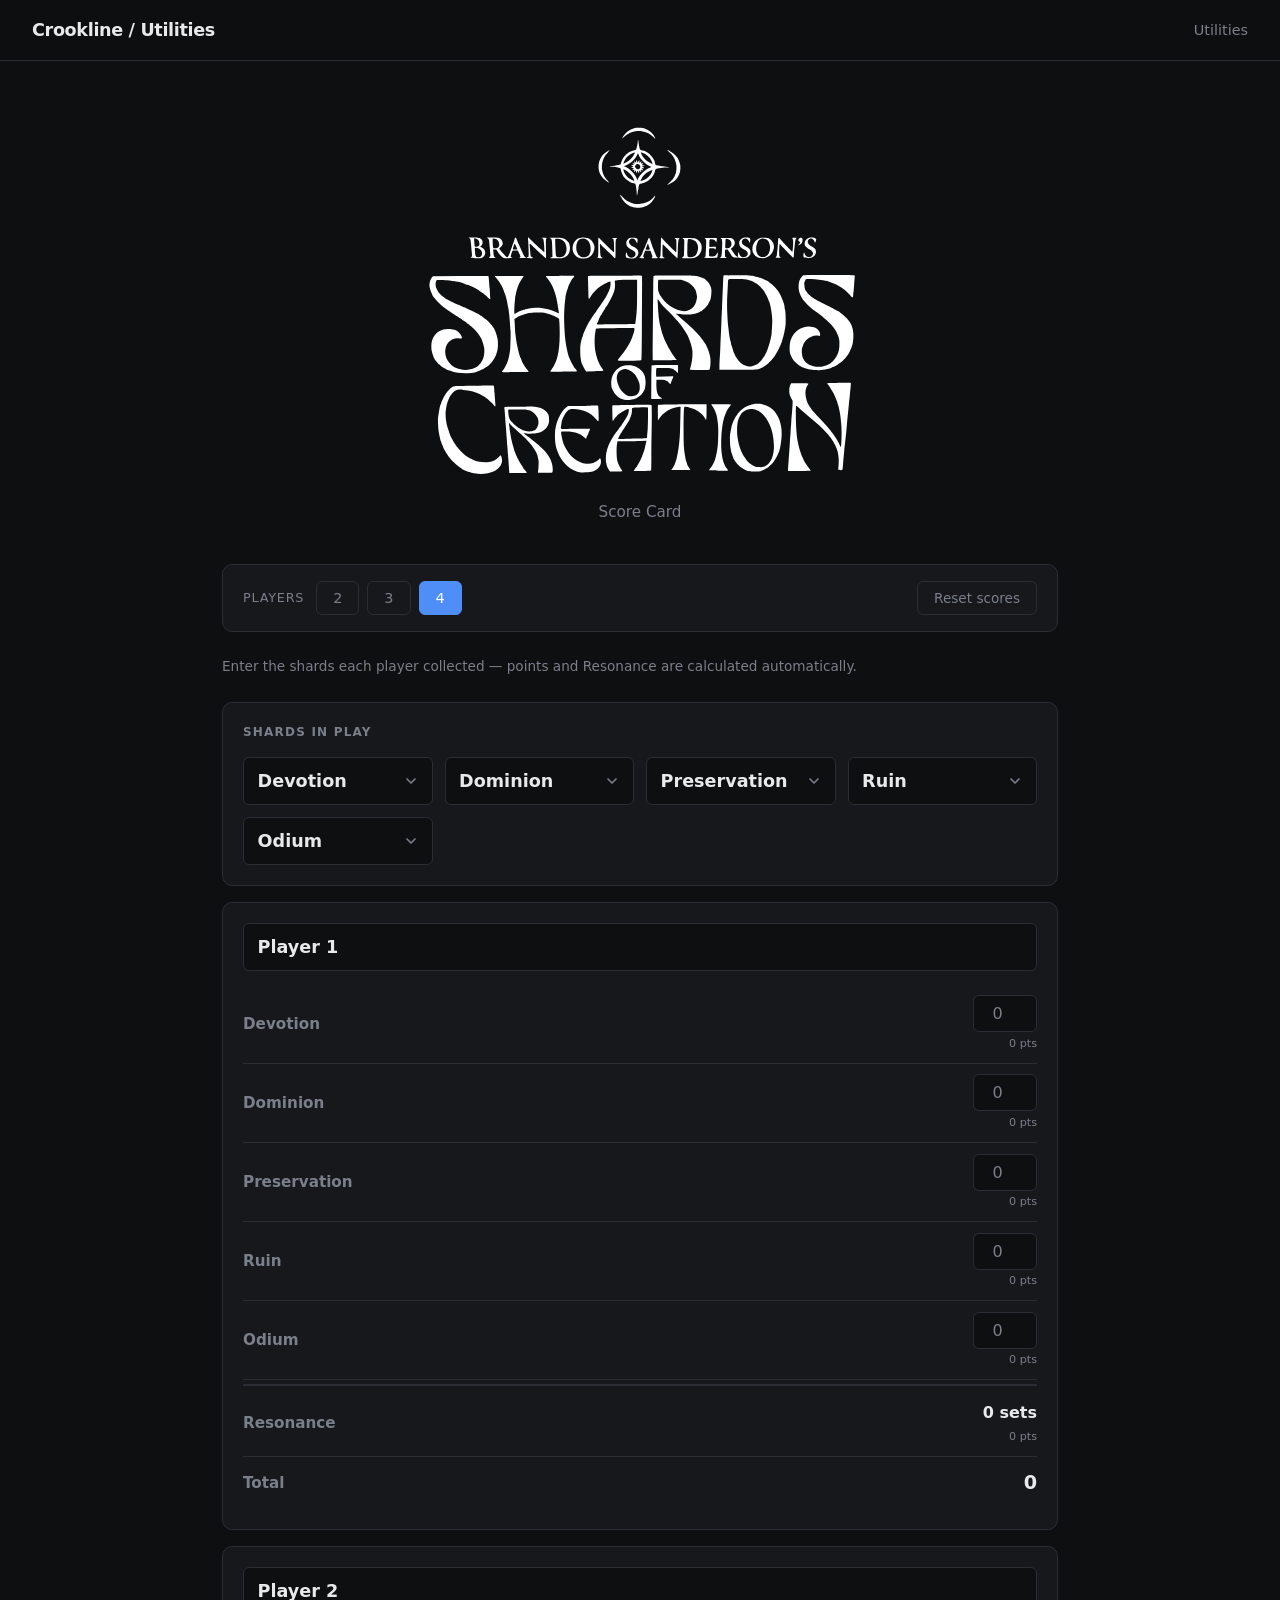
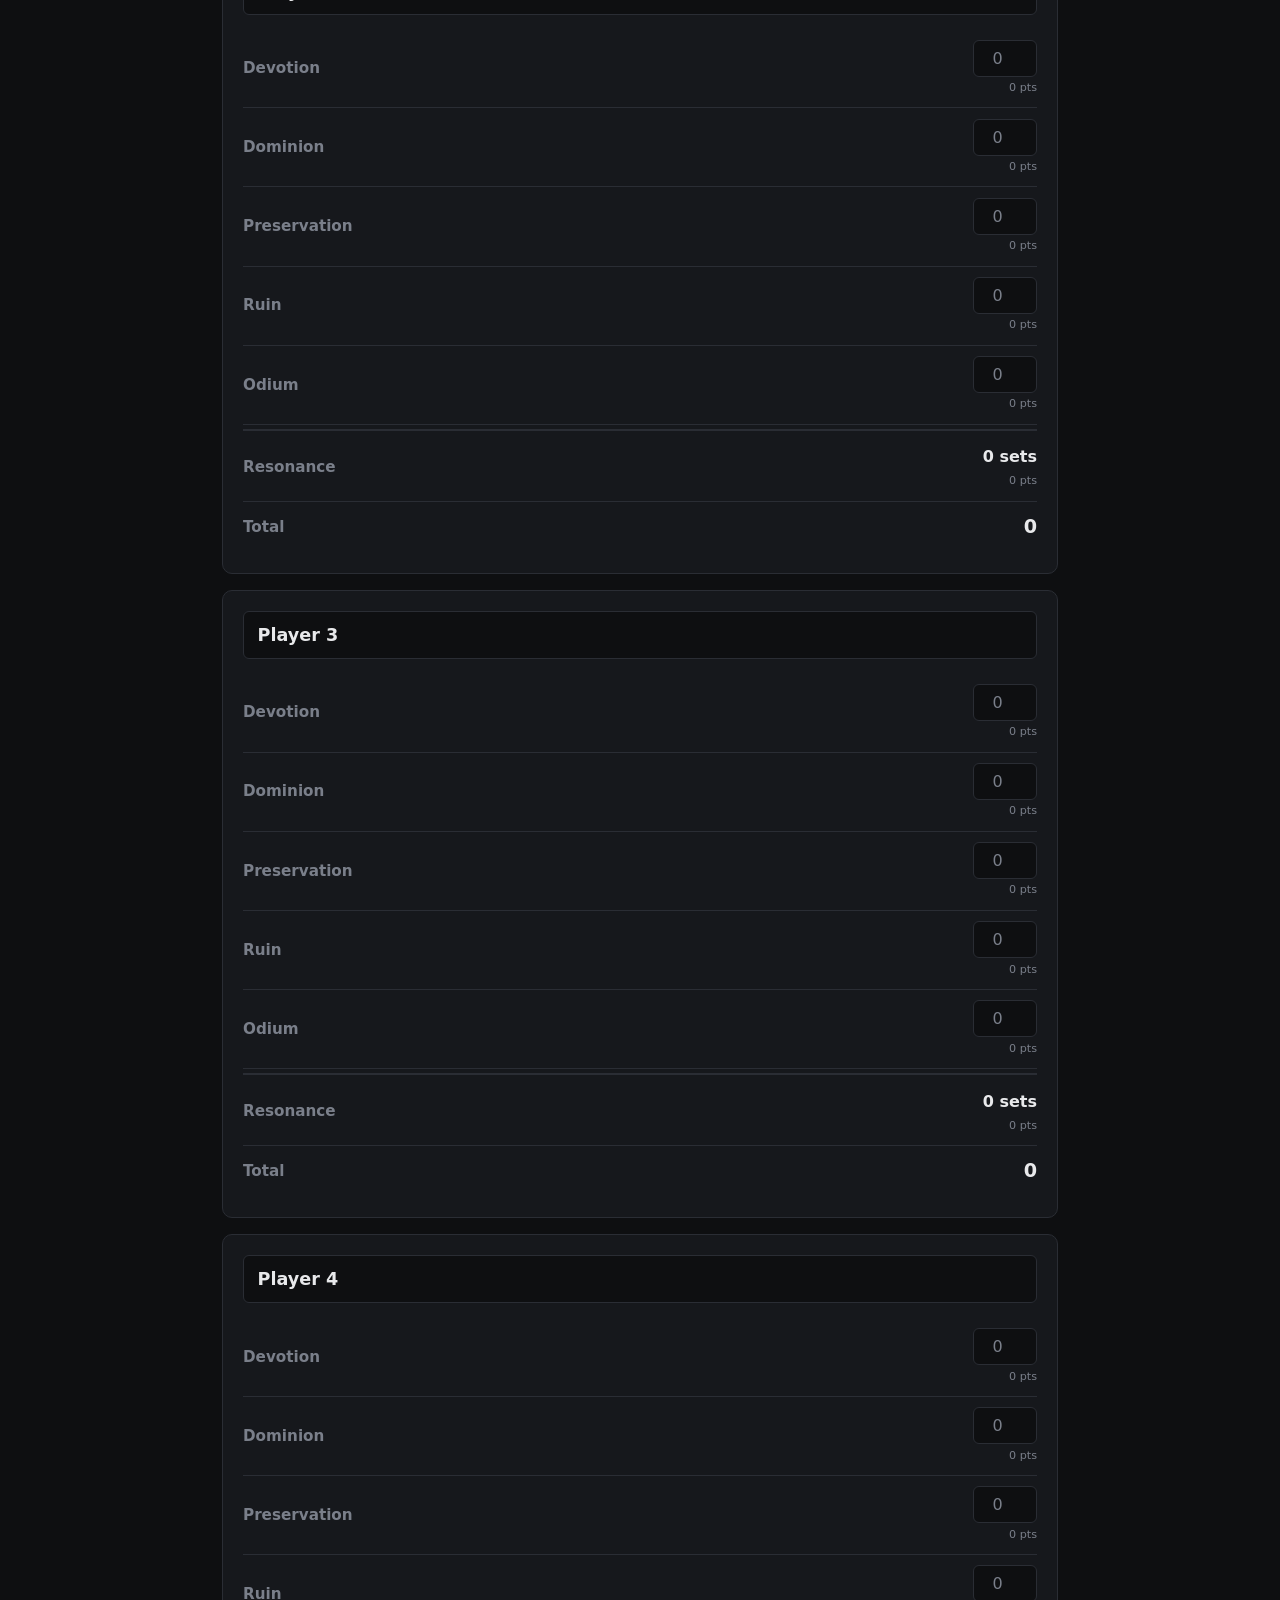
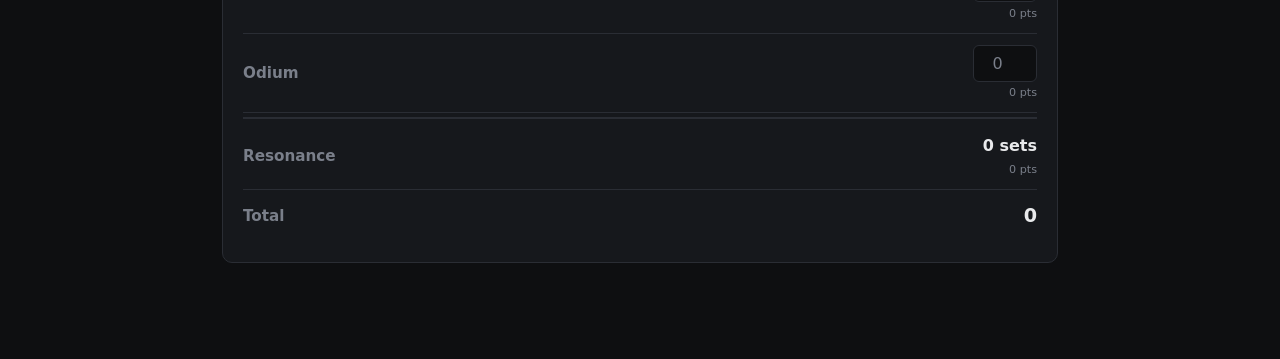
<file: utilities/socscoring.html>
<!DOCTYPE html>
<html lang="en">
<head>
  <meta charset="UTF-8" />
  <meta name="viewport" content="width=device-width, initial-scale=1.0" />
  <meta name="robots" content="noindex, nofollow" />
  <meta name="color-scheme" content="dark" />
  <title>Shards of Creation — Score Card</title>
  <link rel="stylesheet" href="style.css" />
  <link rel="stylesheet" href="socscoring.css" />
</head>
<body>

  <nav>
    <a class="nav-brand" href="index.html">Crookline / Utilities</a>
    <ul class="nav-links">
      <li><a href="index.html">Utilities</a></li>
    </ul>
  </nav>

  <main>
    <div class="game-header">
      <img class="game-logo" src="../assets/SoCLogo.svg" alt="" />
      <img class="game-title" src="../assets/SoCTitle.svg" alt="Brandon Sanderson's Shards of Creation" />
      <p class="game-subtitle">Score Card</p>
    </div>

    <div class="setup-bar">
      <div class="setup-group">
        <span>Players</span>
        <div class="player-count-group" id="player-count-group"></div>
      </div>
      <button class="reset-btn" id="reset-btn" type="button">Reset scores</button>
    </div>

    <p class="score-note">Enter the shards each player collected — points and Resonance are calculated automatically.</p>

    <div class="section-card">
      <h2 class="section-title">Shards in Play</h2>
      <div class="shard-select-grid" id="shard-select-grid"></div>
    </div>

    <div id="player-cards"></div>
  </main>

  <script>
    const STORAGE_KEY = 'crookline-socscoring-v1';
    const MAX_PLAYERS = 4;
    const MAX_SHARDS = 5;

    const SHARD_NAMES = [
      'Devotion', 'Dominion', 'Preservation', 'Ruin', 'Odium',
      'Cultivation', 'Honor', 'Autonomy', 'Ambition'
    ];

    const SHARD_ROWS = { '2-3': 4, '4': 5 };

    const SHARD_POINTS = {
      0: 0, 1: 1, 2: 3, 3: 6, 4: 10, 5: 15, 6: 21, 7: 28, 8: 36,
      9: 45, 10: 55, 11: 66, 12: 78, 13: 91, 14: 105, 15: 120
    };

    const RESONANCE_POINTS = {
      '2-3': { 0: 0, 1: 5, 2: 10, 3: 20, 4: 40, 5: 80 },
      '4':   { 0: 0, 1: 8, 2: 16, 3: 32, 4: 64 }
    };

    function shardPoints(n) {
      n = Math.max(0, Math.floor(Number(n)) || 0);
      if (n >= 16) return 136;
      return SHARD_POINTS[n];
    }

    function resonancePoints(mode, sets) {
      const table = RESONANCE_POINTS[mode];
      const maxSets = Math.max(...Object.keys(table).map(Number));
      sets = Math.max(0, Math.floor(Number(sets)) || 0);
      sets = Math.min(sets, maxSets);
      return table[sets];
    }

    function modeFor(playerCount) {
      return playerCount >= 4 ? '4' : '2-3';
    }

    function defaultState() {
      return {
        playerCount: 4,
        playerNames: Array.from({ length: MAX_PLAYERS }, (_, i) => `Player ${i + 1}`),
        shardLabels: SHARD_NAMES.slice(0, MAX_SHARDS),
        shardCounts: Array.from({ length: MAX_SHARDS }, () => Array(MAX_PLAYERS).fill(0))
      };
    }

    function normalizeState(raw) {
      const base = defaultState();
      if (!raw || typeof raw !== 'object') return base;
      try {
        if ([2, 3, 4].includes(raw.playerCount)) base.playerCount = raw.playerCount;
        if (Array.isArray(raw.playerNames)) {
          raw.playerNames.forEach((n, i) => { if (i < MAX_PLAYERS && typeof n === 'string') base.playerNames[i] = n; });
        }
        if (Array.isArray(raw.shardLabels)) {
          raw.shardLabels.forEach((n, i) => { if (i < MAX_SHARDS && SHARD_NAMES.includes(n)) base.shardLabels[i] = n; });
        }
        if (Array.isArray(raw.shardCounts)) {
          raw.shardCounts.forEach((row, i) => {
            if (i < MAX_SHARDS && Array.isArray(row)) {
              row.forEach((v, j) => { if (j < MAX_PLAYERS) base.shardCounts[i][j] = Number(v) || 0; });
            }
          });
        }
      } catch (e) { /* fall back to defaults on any shape mismatch */ }
      return base;
    }

    function loadState() {
      try {
        const raw = localStorage.getItem(STORAGE_KEY);
        return raw ? normalizeState(JSON.parse(raw)) : defaultState();
      } catch (e) {
        return defaultState();
      }
    }

    function saveState() {
      try { localStorage.setItem(STORAGE_KEY, JSON.stringify(state)); } catch (e) { /* storage unavailable */ }
    }

    let state = loadState();

    const countGroup = document.getElementById('player-count-group');
    const shardSelectGrid = document.getElementById('shard-select-grid');
    const playerCards = document.getElementById('player-cards');
    const resetBtn = document.getElementById('reset-btn');

    function renderPlayerCountButtons() {
      countGroup.innerHTML = '';
      [2, 3, 4].forEach(n => {
        const btn = document.createElement('button');
        btn.type = 'button';
        btn.className = 'count-btn' + (state.playerCount === n ? ' active' : '');
        btn.textContent = n;
        btn.addEventListener('click', () => {
          if (state.playerCount === n) return;
          state.playerCount = n;
          saveState();
          renderPlayerCountButtons();
          render();
        });
        countGroup.appendChild(btn);
      });
    }

    function render() {
      const mode = modeFor(state.playerCount);
      const rows = SHARD_ROWS[mode];
      const players = state.playerCount;

      shardSelectGrid.innerHTML = '';
      for (let s = 0; s < rows; s++) {
        const select = document.createElement('select');
        select.className = 'label-select';
        select.setAttribute('aria-label', `Shard ${s + 1} type`);
        SHARD_NAMES.forEach(name => {
          const opt = document.createElement('option');
          opt.value = name;
          opt.textContent = name;
          if (name === state.shardLabels[s]) opt.selected = true;
          select.appendChild(opt);
        });
        select.addEventListener('change', () => {
          state.shardLabels[s] = select.value;
          saveState();
          refreshShardOptions();
          document.querySelectorAll(`[data-shard-label="${s}"]`).forEach(el => {
            el.textContent = select.value;
          });
          document.querySelectorAll(`input.count-input[data-shard-index="${s}"]`).forEach(el => {
            el.setAttribute('aria-label', `${select.value} count for ${state.playerNames[Number(el.dataset.playerIndex)]}`);
          });
        });
        shardSelectGrid.appendChild(select);
      }

      playerCards.innerHTML = '';
      for (let p = 0; p < players; p++) {
        const card = document.createElement('div');
        card.className = 'section-card player-card';

        const header = document.createElement('div');
        header.className = 'player-card-header';
        const nameInput = document.createElement('input');
        nameInput.type = 'text';
        nameInput.className = 'name-input';
        nameInput.value = state.playerNames[p];
        nameInput.setAttribute('aria-label', `Player ${p + 1} name`);
        nameInput.addEventListener('input', () => {
          state.playerNames[p] = nameInput.value;
          saveState();
        });
        header.appendChild(nameInput);
        card.appendChild(header);

        const rowsWrap = document.createElement('div');
        rowsWrap.className = 'player-rows';
        for (let s = 0; s < rows; s++) {
          const row = document.createElement('div');
          row.className = 'player-row';
          const label = document.createElement('span');
          label.className = 'player-label';
          label.dataset.shardLabel = String(s);
          label.textContent = state.shardLabels[s];
          const valueWrap = document.createElement('div');
          valueWrap.className = 'row-value';
          const input = document.createElement('input');
          input.type = 'number';
          input.min = '0';
          input.inputMode = 'numeric';
          input.className = 'count-input';
          input.dataset.shardIndex = String(s);
          input.dataset.playerIndex = String(p);
          input.placeholder = '0';
          input.value = state.shardCounts[s][p] === 0 ? '' : state.shardCounts[s][p];
          input.setAttribute('aria-label', `${state.shardLabels[s]} count for ${state.playerNames[p]}`);
          input.addEventListener('input', () => {
            state.shardCounts[s][p] = Number(input.value) || 0;
            saveState();
            updateComputed();
          });
          const pts = document.createElement('span');
          pts.className = 'pts-label';
          pts.id = `pts-${s}-${p}`;
          valueWrap.appendChild(input);
          valueWrap.appendChild(pts);
          row.appendChild(label);
          row.appendChild(valueWrap);
          rowsWrap.appendChild(row);
        }

        const resRow = document.createElement('div');
        resRow.className = 'player-row resonance-row';
        const resLabel = document.createElement('span');
        resLabel.className = 'player-label';
        resLabel.textContent = 'Resonance';
        const resValueWrap = document.createElement('div');
        resValueWrap.className = 'row-value';
        const sets = document.createElement('span');
        sets.className = 'resonance-sets';
        sets.id = `res-${p}`;
        const respts = document.createElement('span');
        respts.className = 'pts-label';
        respts.id = `respts-${p}`;
        resValueWrap.appendChild(sets);
        resValueWrap.appendChild(respts);
        resRow.appendChild(resLabel);
        resRow.appendChild(resValueWrap);
        rowsWrap.appendChild(resRow);

        const totalRow = document.createElement('div');
        totalRow.className = 'player-row total-row';
        const totalLabel = document.createElement('span');
        totalLabel.className = 'player-label';
        totalLabel.textContent = 'Total';
        const totalValue = document.createElement('span');
        totalValue.className = 'total-value';
        totalValue.id = `total-${p}`;
        totalRow.appendChild(totalLabel);
        totalRow.appendChild(totalValue);
        rowsWrap.appendChild(totalRow);

        card.appendChild(rowsWrap);
        playerCards.appendChild(card);
      }

      refreshShardOptions();
      updateComputed();
    }

    function refreshShardOptions() {
      const selects = Array.from(shardSelectGrid.querySelectorAll('select.label-select'));
      const chosen = selects.map(sel => sel.value);
      selects.forEach((select, idx) => {
        const current = chosen[idx];
        const available = SHARD_NAMES.filter(name => name === current || !chosen.includes(name));
        select.innerHTML = '';
        available.forEach(name => {
          const opt = document.createElement('option');
          opt.value = name;
          opt.textContent = name;
          if (name === current) opt.selected = true;
          select.appendChild(opt);
        });
      });
    }

    function updateComputed() {
      const mode = modeFor(state.playerCount);
      const rows = SHARD_ROWS[mode];
      const players = state.playerCount;
      const totals = Array(players).fill(0);

      for (let s = 0; s < rows; s++) {
        for (let p = 0; p < players; p++) {
          const pts = shardPoints(state.shardCounts[s][p]);
          totals[p] += pts;
          const label = document.getElementById(`pts-${s}-${p}`);
          if (label) label.textContent = `${pts} pt${pts === 1 ? '' : 's'}`;
        }
      }

      for (let p = 0; p < players; p++) {
        const counts = [];
        for (let s = 0; s < rows; s++) counts.push(state.shardCounts[s][p]);
        const sets = rows > 0 ? Math.min(...counts) : 0;
        const pts = resonancePoints(mode, sets);
        totals[p] += pts;
        const setsLabel = document.getElementById(`res-${p}`);
        if (setsLabel) setsLabel.textContent = `${sets} set${sets === 1 ? '' : 's'}`;
        const ptsLabel = document.getElementById(`respts-${p}`);
        if (ptsLabel) ptsLabel.textContent = `${pts} pt${pts === 1 ? '' : 's'}`;
      }

      const maxTotal = Math.max(...totals);
      for (let p = 0; p < players; p++) {
        const cell = document.getElementById(`total-${p}`);
        if (!cell) continue;
        cell.textContent = totals[p];
        cell.classList.toggle('winner', maxTotal > 0 && totals[p] === maxTotal);
      }
    }

    resetBtn.addEventListener('click', () => {
      if (!confirm('Reset all scores for this game? Player names stay the same.')) return;
      state.shardCounts = Array.from({ length: MAX_SHARDS }, () => Array(MAX_PLAYERS).fill(0));
      saveState();
      render();
    });

    renderPlayerCountButtons();
    render();
  </script>

</body>
</html>
</file>
<file: bearlakenorth/style.css>
/* === VARIABLES === */
:root {
  --green:       #2C5F2E;
  --green-dark:  #1A3D1C;
  --green-mid:   #3D7A40;
  --blue:        #0096B7;
  --blue-light:  #48CAE4;
  --cream:       #F8F4EF;
  --sand:        #C4A870;
  --sand-light:  #EDE0CC;
  --text:        #1A1A1A;
  --text-muted:  #6B6B6B;
  --white:       #FFFFFF;
  --border:      #DDD6CD;
  --nav-height:  68px;
  --max-width:   1100px;
  --radius:      8px;
  --radius-lg:   16px;
  --shadow:      0 2px 12px rgba(0,0,0,0.08);
  --shadow-lg:   0 8px 32px rgba(0,0,0,0.14);
}

/* === RESET === */
*, *::before, *::after { box-sizing: border-box; margin: 0; padding: 0; }
img { display: block; max-width: 100%; }
a { color: inherit; text-decoration: none; }
ul { list-style: none; }
button { font: inherit; }

/* === BASE === */
html { scroll-behavior: smooth; }
body {
  font-family: system-ui, -apple-system, 'Segoe UI', Helvetica, Arial, sans-serif;
  font-size: 1rem;
  line-height: 1.65;
  color: var(--text);
  background: var(--cream);
}

/* === TYPOGRAPHY === */
h1, h2, h3, h4 {
  font-family: Georgia, 'Times New Roman', serif;
  line-height: 1.2;
  color: var(--green-dark);
}
h1 { font-size: clamp(2rem, 5vw, 3.5rem); }
h2 { font-size: clamp(1.5rem, 3vw, 2.25rem); }
h3 { font-size: 1.25rem; }
p { max-width: 65ch; }

/* === LAYOUT === */
.container {
  width: 100%;
  max-width: var(--max-width);
  margin: 0 auto;
  padding: 0 1.25rem;
}
section { padding: 4rem 0; }

/* === HEADER / NAV === */
header {
  position: sticky;
  top: 0;
  z-index: 100;
  background: var(--green-dark);
  height: var(--nav-height);
  display: flex;
  align-items: center;
  box-shadow: 0 2px 8px rgba(0,0,0,0.25);
}
.nav-inner {
  display: flex;
  align-items: center;
  justify-content: space-between;
  width: 100%;
  max-width: var(--max-width);
  margin: 0 auto;
  padding: 0 1.25rem;
}
.nav-logo {
  display: flex;
  align-items: center;
  background: var(--white);
  padding: 0.35rem 0.75rem;
  border-radius: 8px;
}
.nav-logo img {
  display: block;
  height: 40px;
  width: auto;
}
.nav-links {
  display: none;
  gap: 1.5rem;
  align-items: center;
}
.nav-links a {
  color: rgba(255,255,255,0.82);
  font-size: 0.875rem;
  font-weight: 500;
  letter-spacing: 0.03em;
  transition: color 0.2s;
  padding-bottom: 2px;
  border-bottom: 2px solid transparent;
}
.nav-links a:hover { color: var(--white); }
.nav-links a[aria-current="page"] {
  color: var(--white);
  border-bottom-color: var(--blue-light);
}
.nav-book {
  background: var(--blue) !important;
  color: var(--white) !important;
  padding: 0.4rem 1.1rem !important;
  border-radius: 4px !important;
  font-weight: 600 !important;
  border-bottom: none !important;
  transition: background 0.2s !important;
}
.nav-book:hover { background: var(--blue-light) !important; color: var(--green-dark) !important; }
.nav-toggle {
  background: none;
  border: none;
  cursor: pointer;
  padding: 0.4rem;
  display: flex;
  flex-direction: column;
  gap: 5px;
}
.nav-toggle span {
  display: block;
  width: 24px;
  height: 2px;
  background: var(--white);
  border-radius: 2px;
  transition: all 0.25s;
}
/* Mobile nav open */
.nav-links.open {
  display: flex;
  flex-direction: column;
  align-items: flex-start;
  position: absolute;
  top: var(--nav-height);
  left: 0; right: 0;
  background: var(--green-dark);
  padding: 1.25rem 1.5rem 1.75rem;
  gap: 1rem;
  box-shadow: 0 8px 24px rgba(0,0,0,0.25);
}
.nav-links.open .nav-book { display: inline-block; }

@media (min-width: 768px) {
  .nav-links { display: flex; }
  .nav-toggle { display: none; }
}

/* === HERO === */
.hero {
  min-height: 88vh;
  display: flex;
  align-items: center;
  background:
    linear-gradient(to bottom, rgba(0,0,0,0.45) 0%, rgba(0,0,0,0.3) 60%, rgba(0,0,0,0.5) 100%),
    linear-gradient(135deg, var(--green-dark) 0%, var(--green) 45%, #005F8A 80%, #0096B7 100%);
  background-size: cover;
  background-position: center;
  color: var(--white);
  text-align: center;
  position: relative;
}
.hero.has-photo {
  background-image:
    linear-gradient(to bottom, rgba(0,0,0,0.45) 0%, rgba(0,0,0,0.25) 50%, rgba(0,0,0,0.55) 100%),
    var(--hero-photo);
}
.hero h1 {
  color: var(--white);
  margin-bottom: 1rem;
  text-shadow: 0 2px 12px rgba(0,0,0,0.4);
}
.hero p {
  color: rgba(255,255,255,0.9);
  font-size: clamp(1rem, 2vw, 1.2rem);
  max-width: 50ch;
  margin: 0 auto 2rem;
}
.hero-btns { display: flex; gap: 1rem; justify-content: center; flex-wrap: wrap; }

/* === BUTTONS === */
.btn {
  display: inline-block;
  padding: 0.8rem 1.9rem;
  border-radius: 6px;
  font-weight: 600;
  font-size: 1rem;
  cursor: pointer;
  border: none;
  transition: all 0.2s;
  line-height: 1;
}
.btn-primary { background: var(--blue); color: var(--white); }
.btn-primary:hover { background: var(--blue-light); color: var(--green-dark); }
.btn-outline { background: transparent; color: var(--white); border: 2px solid rgba(255,255,255,0.75); }
.btn-outline:hover { background: rgba(255,255,255,0.12); border-color: var(--white); }
.btn-green { background: var(--green); color: var(--white); }
.btn-green:hover { background: var(--green-mid); }

/* === STATS BAR === */
.stats-bar {
  background: var(--green);
  color: var(--white);
  padding: 1.4rem 0;
}
.stats-grid {
  display: grid;
  grid-template-columns: repeat(2, 1fr);
  gap: 1rem;
  text-align: center;
}
@media (min-width: 640px) { .stats-grid { grid-template-columns: repeat(4, 1fr); } }
.stat-number {
  font-family: Georgia, serif;
  font-size: 1.6rem;
  font-weight: bold;
  color: var(--blue-light);
  display: block;
  line-height: 1;
}
.stat-label {
  font-size: 0.72rem;
  opacity: 0.8;
  letter-spacing: 0.06em;
  text-transform: uppercase;
  margin-top: 0.3rem;
  display: block;
}

/* === SECTION HEADING === */
.section-heading { text-align: center; margin-bottom: 2.75rem; }
.section-heading h2 { margin-bottom: 0.5rem; }
.section-heading p { color: var(--text-muted); margin: 0 auto; }

/* === CARDS === */
.card-grid { display: grid; gap: 1.5rem; }
@media (min-width: 580px)  { .card-grid-2 { grid-template-columns: repeat(2, 1fr); } }
@media (min-width: 768px)  { .card-grid-3 { grid-template-columns: repeat(3, 1fr); } }

.card {
  background: var(--white);
  border-radius: var(--radius);
  overflow: hidden;
  box-shadow: var(--shadow);
  transition: transform 0.2s, box-shadow 0.2s;
}
.card:hover { transform: translateY(-3px); box-shadow: var(--shadow-lg); }
.card-img { width: 100%; height: 210px; object-fit: cover; }
.card-img-placeholder {
  width: 100%;
  height: 210px;
  background: var(--sand-light);
  display: flex;
  align-items: center;
  justify-content: center;
  flex-direction: column;
  gap: 0.4rem;
  color: var(--text-muted);
  font-size: 0.8rem;
  border-bottom: 1px solid var(--border);
}
.card-img-placeholder .icon { font-size: 2rem; opacity: 0.4; }
.card-body { padding: 1.4rem 1.5rem 1.6rem; }
.card-body h3 { margin-bottom: 0.4rem; }
.card-body p { color: var(--text-muted); font-size: 0.925rem; margin-top: 0.4rem; }
.card-price {
  font-family: Georgia, serif;
  font-size: 1.5rem;
  color: var(--green);
  font-weight: bold;
  margin-top: 0.85rem;
  display: block;
}
.card-price small { font-size: 0.8rem; font-weight: normal; color: var(--text-muted); font-family: system-ui, sans-serif; }

/* === TABLES === */
.table-wrap {
  background: var(--white);
  border-radius: var(--radius);
  overflow: hidden;
  box-shadow: var(--shadow);
  margin-bottom: 2rem;
}
.table-wrap h3 {
  background: var(--green-dark);
  color: var(--white);
  padding: 0.85rem 1.25rem;
  font-size: 0.95rem;
  letter-spacing: 0.04em;
  font-family: system-ui, sans-serif;
  font-weight: 600;
  text-transform: uppercase;
}
table { width: 100%; border-collapse: collapse; font-size: 0.95rem; }
th {
  background: var(--green);
  color: var(--white);
  padding: 0.8rem 1rem;
  text-align: left;
  font-weight: 600;
  font-size: 0.8rem;
  letter-spacing: 0.05em;
  text-transform: uppercase;
}
td { padding: 0.8rem 1rem; border-bottom: 1px solid var(--border); vertical-align: top; }
tr:last-child td { border-bottom: none; }
tr:nth-child(even) td { background: #FAFAF8; }
.price { font-weight: 700; color: var(--green); white-space: nowrap; }

/* === BACKGROUNDS === */
.bg-white  { background: var(--white); }
.bg-cream  { background: var(--cream); }
.bg-sand   { background: var(--sand-light); }
.bg-green  { background: var(--green-dark); }
.bg-green h2, .bg-green p { color: var(--white); }

/* === RULES === */
.rules-group { margin-bottom: 2.5rem; }
.rules-group h3 {
  color: var(--green-dark);
  border-bottom: 2px solid var(--sand);
  padding-bottom: 0.5rem;
  margin-bottom: 1rem;
  font-size: 1.1rem;
}
.rules-group li {
  padding: 0.45rem 0 0.45rem 1.4rem;
  position: relative;
  border-bottom: 1px solid var(--border);
  font-size: 0.95rem;
}
.rules-group li:last-child { border-bottom: none; }
.rules-group li::before { content: '▸'; position: absolute; left: 0; color: var(--green); }

/* === GALLERY === */
.gallery-grid {
  display: grid;
  grid-template-columns: repeat(2, 1fr);
  gap: 0.75rem;
}
@media (min-width: 580px) { .gallery-grid { grid-template-columns: repeat(3, 1fr); } }
@media (min-width: 900px) { .gallery-grid { grid-template-columns: repeat(4, 1fr); } }

.gallery-item {
  aspect-ratio: 4/3;
  overflow: hidden;
  border-radius: var(--radius);
  background: var(--sand-light);
  cursor: zoom-in;
}
.gallery-item img {
  width: 100%; height: 100%;
  object-fit: cover;
  transition: transform 0.35s ease;
}
.gallery-item:hover img { transform: scale(1.06); }

.gallery-placeholder {
  aspect-ratio: 4/3;
  display: flex;
  flex-direction: column;
  align-items: center;
  justify-content: center;
  gap: 0.4rem;
  color: var(--text-muted);
  font-size: 0.78rem;
  text-align: center;
  padding: 1rem;
  border: 2px dashed var(--border);
  border-radius: var(--radius);
}
.gallery-placeholder .icon { font-size: 1.75rem; opacity: 0.4; }

/* === MAP === */
.map-wrap {
  border-radius: var(--radius);
  overflow: hidden;
  box-shadow: var(--shadow-lg);
  line-height: 0;
}
.map-wrap iframe { display: block; width: 100%; }

/* === CONTACT === */
.contact-layout {
  display: grid;
  gap: 3rem;
}
@media (min-width: 768px) { .contact-layout { grid-template-columns: 1fr 1.4fr; } }

.contact-item { display: flex; gap: 1rem; margin-bottom: 1.75rem; align-items: flex-start; }
.contact-icon { font-size: 1.4rem; flex-shrink: 0; margin-top: 0.1rem; }
.contact-detail strong { display: block; color: var(--green-dark); font-size: 0.8rem; letter-spacing: 0.06em; text-transform: uppercase; margin-bottom: 0.2rem; }
.contact-detail a:hover { color: var(--blue); text-decoration: underline; }

/* === PAGE HERO (inner pages) === */
.page-hero {
  background: var(--green-dark);
  color: var(--white);
  padding: 3.5rem 0;
  text-align: center;
}
.page-hero h1 { color: var(--white); font-size: clamp(1.75rem, 4vw, 2.75rem); }
.page-hero p { color: rgba(255,255,255,0.72); margin: 0.6rem auto 0; font-size: 1.05rem; }

/* === CTA BAND === */
.cta-band {
  background: var(--blue);
  color: var(--white);
  padding: 3.5rem 0;
  text-align: center;
}
.cta-band h2 { color: var(--white); margin-bottom: 0.6rem; }
.cta-band p { color: rgba(255,255,255,0.85); margin: 0 auto 1.75rem; }
.cta-band .phone {
  display: block;
  font-family: Georgia, serif;
  font-size: 1.75rem;
  color: var(--white);
  margin-bottom: 1.25rem;
  letter-spacing: 0.04em;
}

/* === BOOKING STUB === */
.booking-stub {
  background: var(--sand-light);
  border: 2px dashed var(--border);
  border-radius: var(--radius-lg);
  padding: 3.5rem 2rem;
  text-align: center;
  color: var(--text-muted);
  min-height: 400px;
  display: flex;
  flex-direction: column;
  align-items: center;
  justify-content: center;
  gap: 0.75rem;
}
.booking-stub .stub-icon { font-size: 3rem; opacity: 0.35; }
.booking-stub h3 { color: var(--text); font-size: 1.2rem; }
.booking-stub p { font-size: 0.9rem; max-width: 40ch; margin: 0 auto; }

/* === NOTICE === */
.notice {
  background: var(--sand-light);
  border-left: 4px solid var(--sand);
  padding: 1rem 1.25rem;
  border-radius: 0 var(--radius) var(--radius) 0;
  font-size: 0.9rem;
  color: var(--text-muted);
  margin-top: 1.5rem;
}
.notice strong { color: var(--text); }

/* === FOOTER === */
footer {
  background: var(--green-dark);
  color: rgba(255,255,255,0.75);
  padding: 3.5rem 0 1.5rem;
}
.footer-grid {
  display: grid;
  gap: 2.5rem;
  margin-bottom: 3rem;
}
@media (min-width: 640px) { .footer-grid { grid-template-columns: 2fr 1fr 1fr; } }
footer h4 {
  color: var(--white);
  font-family: Georgia, serif;
  margin-bottom: 1rem;
  font-size: 1rem;
}
footer li { margin-bottom: 0.5rem; }
footer a { color: rgba(255,255,255,0.65); font-size: 0.875rem; transition: color 0.2s; }
footer a:hover { color: var(--blue-light); }
.footer-brand .name { font-family: Georgia, serif; font-size: 1.2rem; color: var(--white); display: block; margin-bottom: 0.3rem; }
.footer-brand p { font-size: 0.875rem; max-width: 30ch; margin-bottom: 1.1rem; line-height: 1.55; }
.footer-phone { color: var(--blue-light) !important; font-size: 1rem !important; font-weight: 600; }
.footer-bottom {
  border-top: 1px solid rgba(255,255,255,0.1);
  padding-top: 1.5rem;
  display: flex;
  justify-content: space-between;
  flex-wrap: wrap;
  gap: 0.5rem;
  font-size: 0.78rem;
  color: rgba(255,255,255,0.35);
}

.built-by {
  display: flex;
  align-items: center;
  gap: 0.35rem;
  color: rgba(255,255,255,0.25) !important;
  text-decoration: none;
  font-size: 0.78rem;
  transition: color 0.2s;
}

.built-by:hover { color: rgba(255,255,255,0.55) !important; }

.built-by img {
  height: 18px;
  width: auto;
  opacity: 0.5;
  transition: opacity 0.2s;
}

.built-by:hover img { opacity: 0.8; }

/* === ABOUT GRID === */
.about-grid {
  display: grid;
  gap: 3rem;
  align-items: center;
}
@media (min-width: 768px) {
  .about-grid { grid-template-columns: 1fr 1fr; }
}
.about-img {
  border-radius: var(--radius-lg);
  box-shadow: var(--shadow-lg);
  width: 100%;
  aspect-ratio: 4/3;
  object-fit: cover;
}

/* === ACTIVITIES === */
.activities-section { background: var(--green-dark); padding: 4.5rem 0; }
.activities-section .section-heading h2 { color: var(--white); }
.activities-section .section-heading p { color: rgba(255,255,255,0.65); }

.activity-grid {
  display: grid;
  grid-template-columns: repeat(2, 1fr);
  gap: 1.25rem;
}
@media (min-width: 768px) { .activity-grid { grid-template-columns: repeat(3, 1fr); } }

.activity-card {
  background: rgba(255,255,255,0.07);
  border: 1px solid rgba(255,255,255,0.1);
  border-radius: var(--radius);
  padding: 1.75rem 1.25rem 1.5rem;
  text-align: center;
  transition: background 0.2s, transform 0.2s;
}
.activity-card:hover { background: rgba(255,255,255,0.13); transform: translateY(-2px); }
.activity-icon { font-size: 2.25rem; display: block; margin-bottom: 0.75rem; }
.activity-card h3 { color: var(--white); font-size: 1rem; margin-bottom: 0.4rem; font-family: Georgia, serif; }
.activity-card p { color: rgba(255,255,255,0.65); font-size: 0.855rem; margin: 0 auto; max-width: 24ch; line-height: 1.5; }
.activity-card a { color: var(--blue-light); font-size: 0.8rem; display: inline-block; margin-top: 0.75rem; }
.activity-card a:hover { text-decoration: underline; }

/* === UTILITIES === */
.text-center { text-align: center; }
.text-green  { color: var(--green); }
.text-blue   { color: var(--blue); }
.text-muted  { color: var(--text-muted); }
.mt-sm { margin-top: 1rem; }
.mt-md { margin-top: 2rem; }
.mb-sm { margin-bottom: 1rem; }
.mb-md { margin-bottom: 2rem; }
.flex-wrap-center { display: flex; flex-wrap: wrap; gap: 1rem; justify-content: center; }
</file>
<file: bresbombshellbeauty/style.css>
/* Bres Bombshell Beauty — shared styles
   Palette matches the brand logo assets exactly: rose gold (#e8a090) + charcoal
   (#231f20) from the icon/wordmark/badge, plus blush, sage, and mauve pulled from
   the original watercolor artwork for supporting accents. */

:root {
  --cream: #fbf5f1;
  --cream-dark: #f0ded8;
  --blush: #f5dedd;
  --rose-gold: #e8a090;
  --rose-gold-dark: #b1583f;
  --sage: #8fa084;
  --mauve: #a48ca0;
  --charcoal: #231f20;
  --charcoal-soft: #5b5453;
  --white: #ffffff;
  --font-display: Georgia, 'Times New Roman', serif;
  --font-body: -apple-system, BlinkMacSystemFont, 'Segoe UI', sans-serif;
}

* {
  box-sizing: border-box;
}

body {
  margin: 0;
  font-family: var(--font-body);
  color: var(--charcoal-soft);
  background: var(--white);
  line-height: 1.5;
}

a {
  color: var(--rose-gold-dark);
}

img {
  max-width: 100%;
  display: block;
}

.sr-only {
  position: absolute;
  width: 1px;
  height: 1px;
  padding: 0;
  margin: -1px;
  overflow: hidden;
  clip: rect(0, 0, 0, 0);
  white-space: nowrap;
  border: 0;
}

/* Header / nav */

.site-header {
  background: var(--cream);
  border-bottom: 1px solid var(--cream-dark);
  padding: 1rem;
}

.site-header .nav-wrap {
  display: flex;
  flex-wrap: wrap;
  align-items: center;
  justify-content: space-between;
  max-width: 960px;
  margin: 0 auto;
  gap: 0.5rem;
}

.brand {
  display: flex;
  align-items: center;
  gap: 0.6rem;
  text-decoration: none;
}

.brand-icon {
  height: 56px;
  width: auto;
}

.brand-wordmark {
  height: 26px;
  width: auto;
}

@media (max-width: 480px) {
  .brand-wordmark {
    display: none;
  }
}

.site-nav {
  display: flex;
  flex-wrap: wrap;
  gap: 1rem;
  list-style: none;
  margin: 0;
  padding: 0;
}

.site-nav a {
  text-decoration: none;
  font-weight: 600;
}

.site-nav a[aria-current="page"] {
  border-bottom: 2px solid var(--rose-gold-dark);
}

.nav-toggle {
  display: none;
  flex-direction: column;
  justify-content: center;
  gap: 5px;
  width: 40px;
  height: 40px;
  padding: 0;
  border: none;
  background: none;
  cursor: pointer;
}

.nav-toggle span {
  display: block;
  height: 2px;
  background: var(--charcoal);
  border-radius: 2px;
}

@media (max-width: 700px) {
  .nav-toggle {
    display: flex;
  }

  .site-header .nav-wrap {
    position: relative;
  }

  .site-header nav {
    order: 3;
    width: 100%;
  }

  .site-nav {
    display: none;
    flex-direction: column;
    gap: 0;
    width: 100%;
    padding-top: 0.5rem;
  }

  .site-nav.is-open {
    display: flex;
  }

  .site-nav li {
    border-top: 1px solid var(--cream-dark);
  }

  .site-nav a {
    display: block;
    padding: 0.75rem 0.25rem;
  }
}

/* Hero */

.hero {
  background: var(--cream);
  text-align: center;
  padding: 3rem 1rem;
  overflow: hidden;
}

.hero-badge-wrap {
  display: flex;
  align-items: center;
  justify-content: center;
  margin: 0 auto;
}

.hero-badge {
  width: 240px;
  height: auto;
  position: relative;
  z-index: 2;
}

.hero-flower {
  width: 150px;
  height: auto;
  opacity: 0.4;
  position: relative;
  z-index: 1;
}

.hero-flower-left {
  margin-right: -60px;
  transform: scaleX(-1) rotate(-10deg);
}

.hero-flower-right {
  margin-left: -60px;
  transform: rotate(10deg);
}

@media (max-width: 640px) {
  .hero-flower {
    display: none;
  }
}

.hero .tagline {
  font-size: 1.1rem;
  color: var(--mauve);
  margin: 0 0 1.5rem;
}

.availability-badge {
  display: inline-block;
  padding: 0.5rem 1.25rem;
  border-radius: 999px;
  background: var(--white);
  border: 1px solid var(--rose-gold);
  font-weight: 600;
}

/* Generic sections */

main {
  max-width: 960px;
  margin: 0 auto;
  padding: 2rem 1rem;
}

section {
  margin-bottom: 3rem;
}

h1, h2, h3 {
  font-family: var(--font-display);
  color: var(--charcoal);
}

.placeholder {
  border: 1px dashed var(--mauve);
  background: var(--cream);
  padding: 1.5rem;
  border-radius: 8px;
  color: var(--mauve);
  text-align: center;
  font-style: italic;
}

/* Services / pricing */

.price-group {
  margin-bottom: 2rem;
}

.price-row {
  display: flex;
  justify-content: space-between;
  gap: 1rem;
  padding: 0.75rem 0;
  border-bottom: 1px solid var(--cream-dark);
}

.price-row .name {
  font-weight: 600;
}

.price-row .note {
  display: block;
  font-weight: normal;
  font-size: 0.9rem;
  color: var(--charcoal-soft);
}

.price-row .price {
  white-space: nowrap;
  font-weight: 700;
}

/* Gallery */

.gallery-grid {
  display: grid;
  grid-template-columns: repeat(auto-fill, minmax(140px, 1fr));
  gap: 0.75rem;
}

.gallery-grid .tile {
  aspect-ratio: 1 / 1;
  background: var(--cream);
  border: 1px dashed var(--mauve);
  border-radius: 8px;
  display: flex;
  align-items: center;
  justify-content: center;
  color: var(--mauve);
  font-size: 0.85rem;
  text-align: center;
  padding: 0.5rem;
}

.contact-info {
  margin-bottom: 2rem;
}

/* Inspiration (seasonal Pinterest board) */

.inspiration {
  text-align: center;
}

.inspiration h3 {
  margin-top: 0;
  font-weight: normal;
  color: var(--mauve);
}

.pinterest-board-container {
  display: flex;
  justify-content: center;
  min-height: 240px;
}

/* Footer */

.site-footer {
  background: var(--charcoal);
  color: var(--cream);
  text-align: center;
  padding: 1.5rem 1rem;
  font-size: 0.9rem;
}

.site-footer a {
  color: var(--blush);
}
</file>
<file: utilities/style.css>
*, *::before, *::after { box-sizing: border-box; margin: 0; padding: 0; }

:root {
  --bg: #0e0f11;
  --surface: #16181c;
  --border: #2a2d34;
  --text: #e8e9eb;
  --muted: #7a7f8a;
  --accent: #4f8ef7;
  --accent-dark: #3a6fd4;
  --sans: system-ui, -apple-system, sans-serif;
}

html { scroll-behavior: smooth; }

body {
  background: var(--bg);
  color: var(--text);
  font-family: var(--sans);
  font-size: 1rem;
  line-height: 1.6;
}

/* Nav */
nav {
  position: sticky;
  top: 0;
  z-index: 100;
  display: flex;
  align-items: center;
  justify-content: space-between;
  padding: 1rem 2rem;
  background: rgba(14, 15, 17, 0.9);
  backdrop-filter: blur(8px);
  border-bottom: 1px solid var(--border);
}

.nav-brand {
  display: flex;
  align-items: center;
  gap: 0.5rem;
  font-size: 1.1rem;
  font-weight: 700;
  letter-spacing: -0.02em;
  color: var(--text);
  text-decoration: none;
}

.nav-links {
  display: flex;
  gap: 1.75rem;
  list-style: none;
}

.nav-links a {
  color: var(--muted);
  text-decoration: none;
  font-size: 0.9rem;
  transition: color 0.15s;
}

.nav-links a:hover { color: var(--text); }

/* Page shell */
main {
  padding: 4rem 2rem 5rem;
  max-width: 900px;
  margin: 0 auto;
}

.section-label {
  font-size: 0.75rem;
  letter-spacing: 0.12em;
  text-transform: uppercase;
  color: var(--accent);
  margin-bottom: 0.75rem;
}

h1 {
  font-size: clamp(2.25rem, 6vw, 3.5rem);
  font-weight: 800;
  letter-spacing: -0.03em;
  line-height: 1.1;
  color: var(--text);
  margin-bottom: 1rem;
}

.section-intro {
  font-size: 1.05rem;
  color: var(--muted);
  max-width: 560px;
  margin-bottom: 3rem;
}

/* Tool cards */
.tools-grid {
  display: grid;
  gap: 1.25rem;
}

.tool-card {
  display: block;
  background: var(--surface);
  border: 1px solid var(--border);
  border-radius: 10px;
  padding: 2rem;
  text-decoration: none;
  transition: border-color 0.15s, transform 0.15s;
}

.tool-card:hover {
  border-color: var(--accent);
  transform: translateY(-2px);
}

.tool-card.disabled {
  cursor: default;
  opacity: 0.6;
}

.tool-card.disabled:hover {
  border-color: var(--border);
  transform: none;
}

.tool-header {
  display: flex;
  align-items: flex-start;
  justify-content: space-between;
  gap: 1rem;
  margin-bottom: 0.6rem;
}

.tool-title {
  display: flex;
  align-items: center;
  gap: 0.65rem;
}

.tool-icon {
  width: 28px;
  height: 28px;
  flex-shrink: 0;
}

.tool-card h3 {
  font-size: 1.2rem;
  font-weight: 700;
  letter-spacing: -0.02em;
  color: var(--text);
}

.tool-status {
  font-size: 0.7rem;
  font-weight: 600;
  letter-spacing: 0.08em;
  text-transform: uppercase;
  padding: 0.25rem 0.6rem;
  border-radius: 4px;
  white-space: nowrap;
  flex-shrink: 0;
  background: rgba(251, 191, 36, 0.1);
  color: #fbbf24;
  border: 1px solid rgba(251, 191, 36, 0.2);
}

.tool-desc {
  color: var(--muted);
  font-size: 0.95rem;
  line-height: 1.6;
}

/* Mobile */
@media (max-width: 700px) {
  nav { padding: 0.9rem 1.25rem; }
  .nav-links { gap: 1.1rem; }
  main { padding: 2.5rem 1.25rem 3rem; }
}
</file>
<file: utilities/socscoring.css>
/* Shards of Creation — score card */

.game-header {
  text-align: center;
  margin-bottom: 2.5rem;
}

.game-logo {
  display: block;
  width: 84px;
  height: 84px;
  margin: 0 auto 1rem;
}

.game-title {
  display: block;
  width: 100%;
  max-width: 440px;
  height: auto;
  margin: 0 auto;
}

.game-subtitle {
  font-size: 0.95rem;
  color: var(--muted);
  margin-top: 0.75rem;
}

/* Setup bar */
.setup-bar {
  display: flex;
  flex-wrap: wrap;
  gap: 1rem;
  align-items: center;
  justify-content: space-between;
  margin-bottom: 1.5rem;
  padding: 1rem 1.25rem;
  background: var(--surface);
  border: 1px solid var(--border);
  border-radius: 10px;
}

.setup-group {
  display: flex;
  align-items: center;
  gap: 0.75rem;
}

.setup-group span {
  font-size: 0.8rem;
  letter-spacing: 0.06em;
  text-transform: uppercase;
  color: var(--muted);
}

.player-count-group {
  display: flex;
  gap: 0.5rem;
}

.count-btn {
  padding: 0.5rem 1rem;
  border-radius: 6px;
  border: 1px solid var(--border);
  background: transparent;
  color: var(--muted);
  font-size: 0.9rem;
  font-family: inherit;
  cursor: pointer;
  transition: color 0.15s, border-color 0.15s, background 0.15s;
}

.count-btn:hover {
  color: var(--text);
  border-color: var(--muted);
}

.count-btn.active {
  background: var(--accent);
  color: #fff;
  border-color: var(--accent);
}

.reset-btn {
  padding: 0.5rem 1rem;
  border-radius: 6px;
  border: 1px solid var(--border);
  background: transparent;
  color: var(--muted);
  font-size: 0.85rem;
  font-family: inherit;
  cursor: pointer;
  transition: color 0.15s, border-color 0.15s;
}

.reset-btn:hover {
  color: #f87171;
  border-color: #f87171;
}

.score-note {
  font-size: 0.85rem;
  color: var(--muted);
  margin-bottom: 1.5rem;
}

/* Section cards */
.section-card {
  background: var(--surface);
  border: 1px solid var(--border);
  border-radius: 10px;
  padding: 1.25rem;
  margin-bottom: 1rem;
}

.section-title {
  font-size: 0.75rem;
  letter-spacing: 0.1em;
  text-transform: uppercase;
  color: var(--muted);
  margin-bottom: 0.9rem;
}

/* Shards in Play config */
.shard-select-grid {
  display: grid;
  grid-template-columns: repeat(auto-fill, minmax(150px, 1fr));
  gap: 0.75rem;
}

/* Player cards */
.player-card-header {
  margin-bottom: 0.9rem;
}

.name-input {
  appearance: none;
  background: var(--bg);
  border: 1px solid var(--border);
  border-radius: 6px;
  color: var(--text);
  font-size: 1.1rem;
  font-weight: 700;
  font-family: inherit;
  width: 100%;
  min-height: 48px;
  padding: 0.6rem 0.85rem;
}

.name-input:focus {
  outline: none;
  border-color: var(--accent);
}

.label-select {
  appearance: none;
  -webkit-appearance: none;
  -moz-appearance: none;
  background: var(--bg) url("data:image/svg+xml,%3Csvg xmlns='http://www.w3.org/2000/svg' width='16' height='16' viewBox='0 0 24 24' fill='none' stroke='%237a7f8a' stroke-width='2.5' stroke-linecap='round' stroke-linejoin='round'%3E%3Cpolyline points='6 9 12 15 18 9'%3E%3C/polyline%3E%3C/svg%3E") no-repeat right 0.8rem center / 16px;
  border: 1px solid var(--border);
  border-radius: 6px;
  color: var(--text);
  font-size: 1.1rem;
  font-weight: 700;
  font-family: inherit;
  width: 100%;
  min-height: 48px;
  padding: 0.6rem 2.25rem 0.6rem 0.85rem;
  cursor: pointer;
}

.label-select:focus {
  outline: none;
  border-color: var(--accent);
}

.label-select:hover {
  border-color: var(--muted);
}

/* Player rows (shared by shard sections, resonance, total) */
.player-rows {
  display: flex;
  flex-direction: column;
}

.player-row {
  display: flex;
  align-items: center;
  justify-content: space-between;
  gap: 1rem;
  padding: 0.65rem 0;
  border-bottom: 1px solid var(--border);
}

.player-row:last-child {
  border-bottom: none;
}

.player-label {
  flex: 1;
  min-width: 0;
  overflow: hidden;
  text-overflow: ellipsis;
  white-space: nowrap;
  font-size: 0.95rem;
  font-weight: 600;
  color: var(--muted);
}

.row-value {
  display: flex;
  flex-direction: column;
  align-items: flex-end;
  gap: 0.15rem;
  flex-shrink: 0;
}

.count-input {
  width: 64px;
  background: var(--bg);
  border: 1px solid var(--border);
  border-radius: 6px;
  color: var(--text);
  font-family: inherit;
  text-align: center;
  padding: 0.5rem 0.3rem;
  font-size: 1rem;
}

.count-input:focus {
  outline: none;
  border-color: var(--accent);
}

.count-input::placeholder {
  color: var(--muted);
  opacity: 1;
}

.pts-label {
  display: block;
  font-size: 0.7rem;
  color: var(--muted);
  white-space: nowrap;
}

.resonance-sets {
  font-size: 1rem;
  font-weight: 700;
  color: var(--text);
}

.player-row.resonance-row {
  border-top: 2px solid var(--border);
  margin-top: 0.25rem;
  padding-top: 0.85rem;
}

.player-row.total-row {
  border-bottom: none;
}

.total-value {
  font-size: 1.2rem;
  font-weight: 800;
  color: var(--text);
}

.total-value.winner {
  color: #4ade80;
}

@media (max-width: 700px) {
  .setup-bar { flex-direction: column; align-items: stretch; }
  .setup-group { justify-content: space-between; }
  .section-card { padding: 1rem; }
  .count-input { width: 56px; }
  .label-select { font-size: 1rem; min-height: 46px; }
  .shard-select-grid { grid-template-columns: repeat(auto-fill, minmax(130px, 1fr)); }
}
</file>
